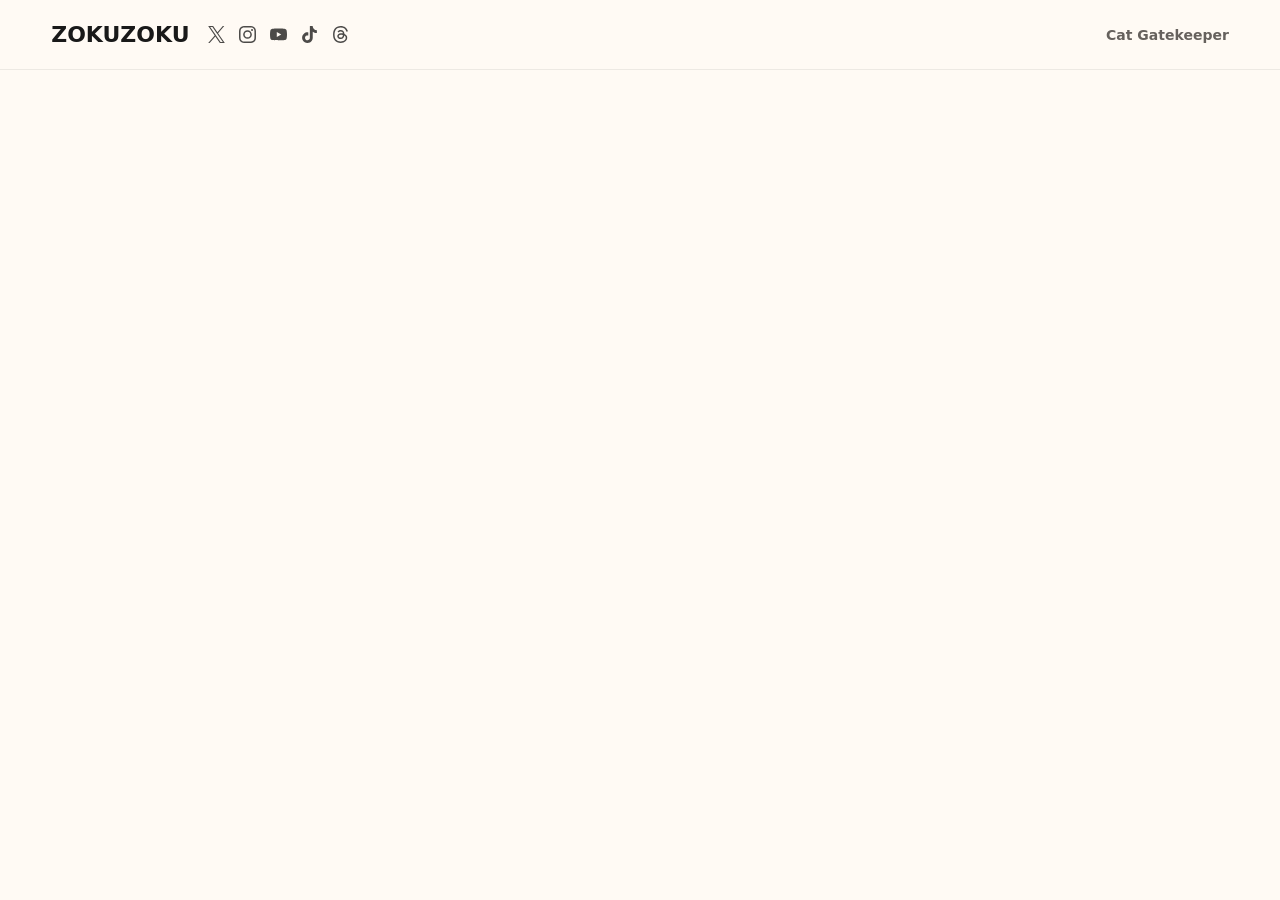
<file: index.html>
<!doctype html>
<html lang="en">
<head>
  <meta charset="utf-8">
  <meta name="viewport" content="width=device-width, initial-scale=1">
  <title>ZOKUZOKU - Independent Browser Tools</title>
  <meta name="description" content="ZOKUZOKU makes small, playful tools for healthier internet habits.">
  <meta name="robots" content="index, follow">
  <link rel="canonical" href="https://zokuzoku.github.io/">
  <link rel="stylesheet" href="site.css?v=5">
</head>
<body>
  <header class="site-header">
    <div class="header-brand">
      <a class="brand" href="/">ZOKUZOKU</a>
      <div class="social-links" aria-label="Social links">
        <a href="https://x.com/konekone2026" aria-label="X"><img src="/assets/social/x.svg" alt=""></a>
        <a href="https://www.instagram.com/zokuzoku2016" aria-label="Instagram"><img src="/assets/social/instagram.svg" alt=""></a>
        <a href="https://www.youtube.com/@zokuzoku2016" aria-label="YouTube"><img src="/assets/social/youtube.svg" alt=""></a>
        <a href="https://www.tiktok.com/@zokuzoku30" aria-label="TikTok"><img src="/assets/social/tiktok.svg" alt=""></a>
        <a href="https://www.threads.com/@zokuzoku2016" aria-label="Threads"><img src="/assets/social/threads.svg" alt=""></a>
      </div>
    </div>
    <nav aria-label="Primary navigation">
<a href="/cat-gatekeeper/">Cat Gatekeeper</a>
    </nav>
  </header>

</body>
</html>
</file>
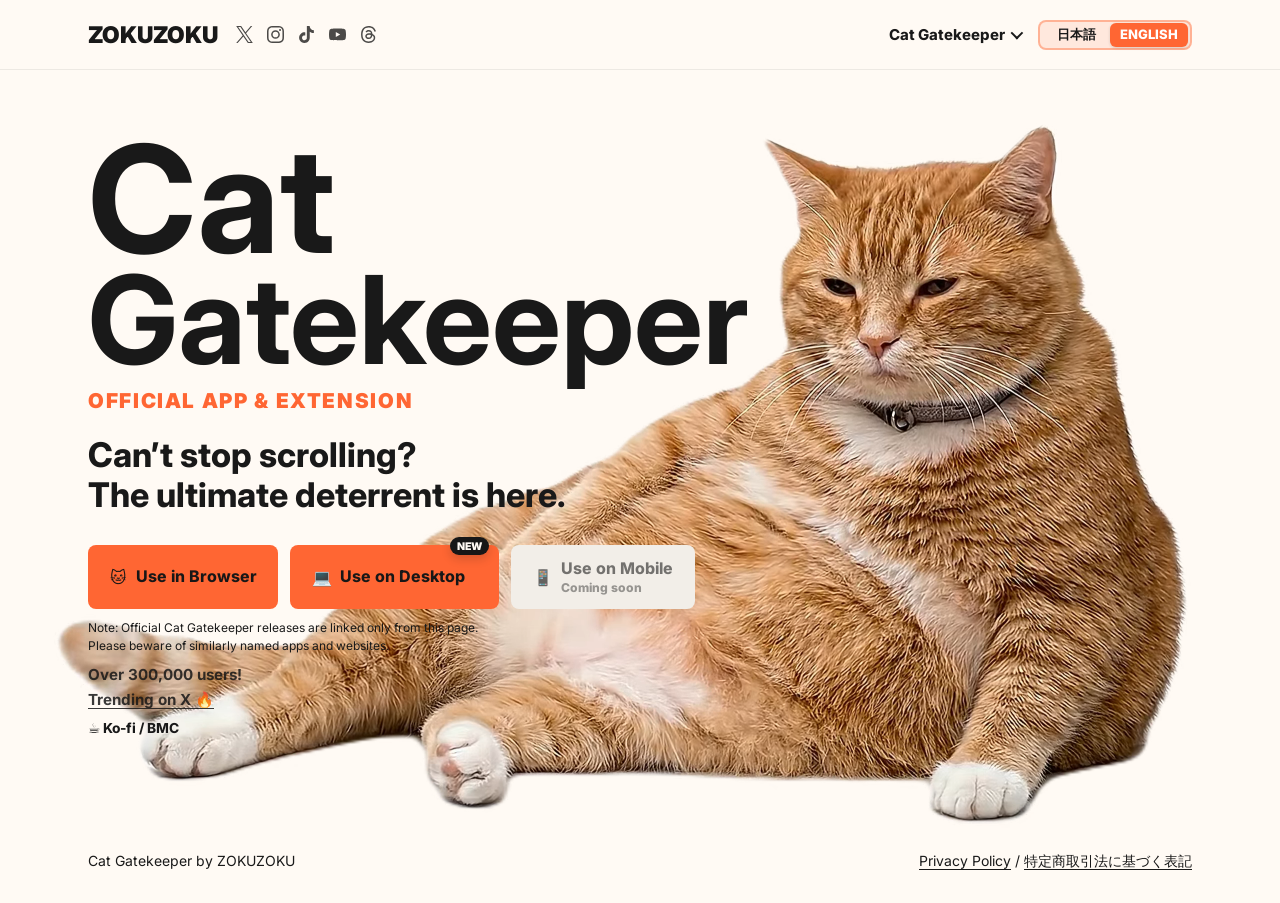
<file: cat-gatekeeper/index.html>
<!doctype html>
<html lang="en">
<head>
  <meta charset="utf-8">
  <meta name="viewport" content="width=device-width, initial-scale=1">
  <title>Cat Gatekeeper</title>
  <meta name="description" content="Spend too long on screen, and a cat pops up to signal break time. In your browser or on your desktop, it gives you a cute nudge to take a break.">
  <meta name="keywords" content="Cat Gatekeeper, official Cat Gatekeeper, Chrome extension, Brave extension, Firefox extension, browser extension, social media blocker, break reminder, productivity cat">
  <meta name="robots" content="index, follow">
  <link rel="canonical" href="https://zokuzoku.github.io/cat-gatekeeper/">
  <link rel="alternate" hreflang="en" href="https://zokuzoku.github.io/cat-gatekeeper/">
  <link rel="alternate" hreflang="ja" href="https://zokuzoku.github.io/ja/cat-gatekeeper/">
  <link rel="alternate" hreflang="x-default" href="https://zokuzoku.github.io/cat-gatekeeper/">
  <meta property="og:title" content="Cat Gatekeeper">
  <meta property="og:description" content="Spend too long on screen, and a cat pops up to signal break time. In your browser or on your desktop, it gives you a cute nudge to take a break.">
  <meta property="og:type" content="website">
  <meta property="og:url" content="https://zokuzoku.github.io/cat-gatekeeper/">
  <meta property="og:image" content="https://zokuzoku.github.io/cat-gatekeeper/assets/og-cat-icon.png">
  <meta property="og:image:width" content="512">
  <meta property="og:image:height" content="512">
  <meta name="twitter:card" content="summary">
  <meta name="twitter:title" content="Cat Gatekeeper">
  <meta name="twitter:description" content="Spend too long on screen, and a cat pops up to signal break time. In your browser or on your desktop, it gives you a cute nudge to take a break.">
  <meta name="twitter:image" content="https://zokuzoku.github.io/cat-gatekeeper/assets/og-cat-icon.png">
  <link rel="icon" href="https://zokuzoku.github.io/cat-gatekeeper/assets/favicon-cat-48.png" sizes="48x48" type="image/png">
  <link rel="icon" href="https://zokuzoku.github.io/cat-gatekeeper/assets/favicon-cat-32.png" sizes="32x32" type="image/png">
  <link rel="icon" href="https://zokuzoku.github.io/cat-gatekeeper/assets/favicon-cat-16.png" sizes="16x16" type="image/png">
  <link rel="shortcut icon" href="assets/favicon-cat-32.png" type="image/png">
  <link rel="apple-touch-icon" href="assets/apple-touch-cat.png">
  <link rel="stylesheet" href="site.css?v=226">
  <script type="application/ld+json">
    {
      "@context": "https://schema.org",
      "@type": "SoftwareApplication",
      "name": "Cat Gatekeeper",
      "applicationCategory": "BrowserApplication",
      "operatingSystem": "Chrome, Brave, Firefox",
      "description": "The official free browser extension for Chrome, Brave, and Firefox that shows a cat break screen when you spend too long on social media and selected websites.",
      "offers": {
        "@type": "Offer",
        "price": "0",
        "priceCurrency": "USD"
      },
      "url": "https://zokuzoku.github.io/cat-gatekeeper/",
      "downloadUrl": "https://chromewebstore.google.com/detail/cat-gatekeeper/elbikiflgfhjdjmficnigpeegjbhdidh",
      "author": {
        "@type": "Organization",
        "name": "ZOKUZOKU"
      }
    }
  </script>
</head>
<body class="product-home-page">
  <header class="site-header" aria-label="Site header">
    <div class="header-brand">
      <span class="brand" aria-label="ZOKUZOKU">ZOKUZOKU</span>
      <div class="social-links" aria-label="Social links">
        <a href="https://x.com/konekone2026" aria-label="X"><img src="/assets/social/x.svg" alt=""></a>
        <a href="https://www.instagram.com/zokuzoku2016" aria-label="Instagram"><img src="/assets/social/instagram.svg" alt=""></a>
        <a href="https://www.tiktok.com/@zokuzoku30" aria-label="TikTok"><img src="/assets/social/tiktok.svg" alt=""></a>
        <a href="https://www.youtube.com/@zokuzoku2016" aria-label="YouTube"><img src="/assets/social/youtube.svg" alt=""></a>
        <a href="https://www.threads.com/@zokuzoku2016" aria-label="Threads"><img src="/assets/social/threads.svg" alt=""></a>
      </div>
    </div>
    <nav aria-label="Primary navigation">
      <details class="product-menu">
        <summary>Cat Gatekeeper</summary>
        <div>
          <a href="/cat-gatekeeper/" aria-current="page">Top</a>
          <a href="/cat-gatekeeper/extension/">Browser Extension</a>
          <a href="/cat-gatekeeper/desktop/">Desktop App</a>
          <span aria-disabled="true">Mobile App (coming soon)</span>
        </div>
      </details>
      <span class="language-switch" aria-label="Language switch">
        <a href="/ja/cat-gatekeeper/" lang="ja">日本語</a>
        <span aria-hidden="true">/</span>
        <a href="/cat-gatekeeper/" lang="en" aria-current="page">ENGLISH</a>
      </span>
    </nav>
  </header>

  <main id="top">
    <section class="hero product-home-hero" aria-labelledby="hero-title">
      <video class="hero-video" src="/assets/neko2.webm" autoplay muted loop playsinline aria-hidden="true"></video>
      <img class="hero-image" src="assets/neko2-mobile.apng" alt="" aria-hidden="true">
      <div class="hero-shade" aria-hidden="true"></div>
      <div class="hero-content">
        <h1 id="hero-title"><span>Cat</span><span>Gatekeeper</span></h1>
        <p class="eyebrow">Official App &amp; Extension</p>
        <p class="hero-copy">Can’t stop scrolling?<br>The ultimate deterrent is here.</p>
        <div class="actions" aria-label="Choose a version">
          <a class="button primary platform-button" href="/cat-gatekeeper/extension/">
            <span class="platform-icon" aria-hidden="true">🐱</span>
            <span class="platform-copy"><span>Use in Browser</span></span>
          </a>
          <a class="button primary platform-button is-new" href="/cat-gatekeeper/desktop/">
            <span class="platform-icon" aria-hidden="true">💻</span>
            <span class="platform-copy"><span>Use on Desktop</span></span>
            <span class="button-badge" aria-hidden="true">NEW</span>
          </a>
          <span class="button disabled platform-button" aria-disabled="true">
            <span class="platform-icon" aria-hidden="true">📱</span>
            <span class="platform-copy">
              <span>Use on Mobile</span>
              <small>Coming soon</small>
            </span>
          </span>
        </div>
        <aside class="official-warning" aria-label="Fake app warning">
          <p>Note: Official Cat Gatekeeper releases are linked only from this page.<br>Please beware of similarly named apps and websites.</p>
        </aside>
        <p class="install-milestone">Over 300,000 users!</p>
        <a class="x-buzz" href="https://x.com/konekone2026/status/2048215520965709940" target="_blank" rel="noopener">Trending on X 🔥</a>
        <p class="support-links">
          <a href="https://ko-fi.com/zokuzoku">☕ Ko-fi</a>
          <span aria-hidden="true">/</span>
          <a href="https://buymeacoffee.com/zokuzoku2026">BMC</a>
        </p>
      </div>
    </section>

  </main>

  <footer class="site-footer">
    <p>Cat Gatekeeper by ZOKUZOKU</p>
    <p><a href="https://zokuzoku.github.io/privacy-policy/cat-gatekeeper/en/">Privacy Policy</a> / <a href="/ja/legal/tokushoho/" lang="ja">特定商取引法に基づく表記</a></p>
  </footer>
  <script src="paw-trail.js?v=3"></script>
</body>
</html>
</file>
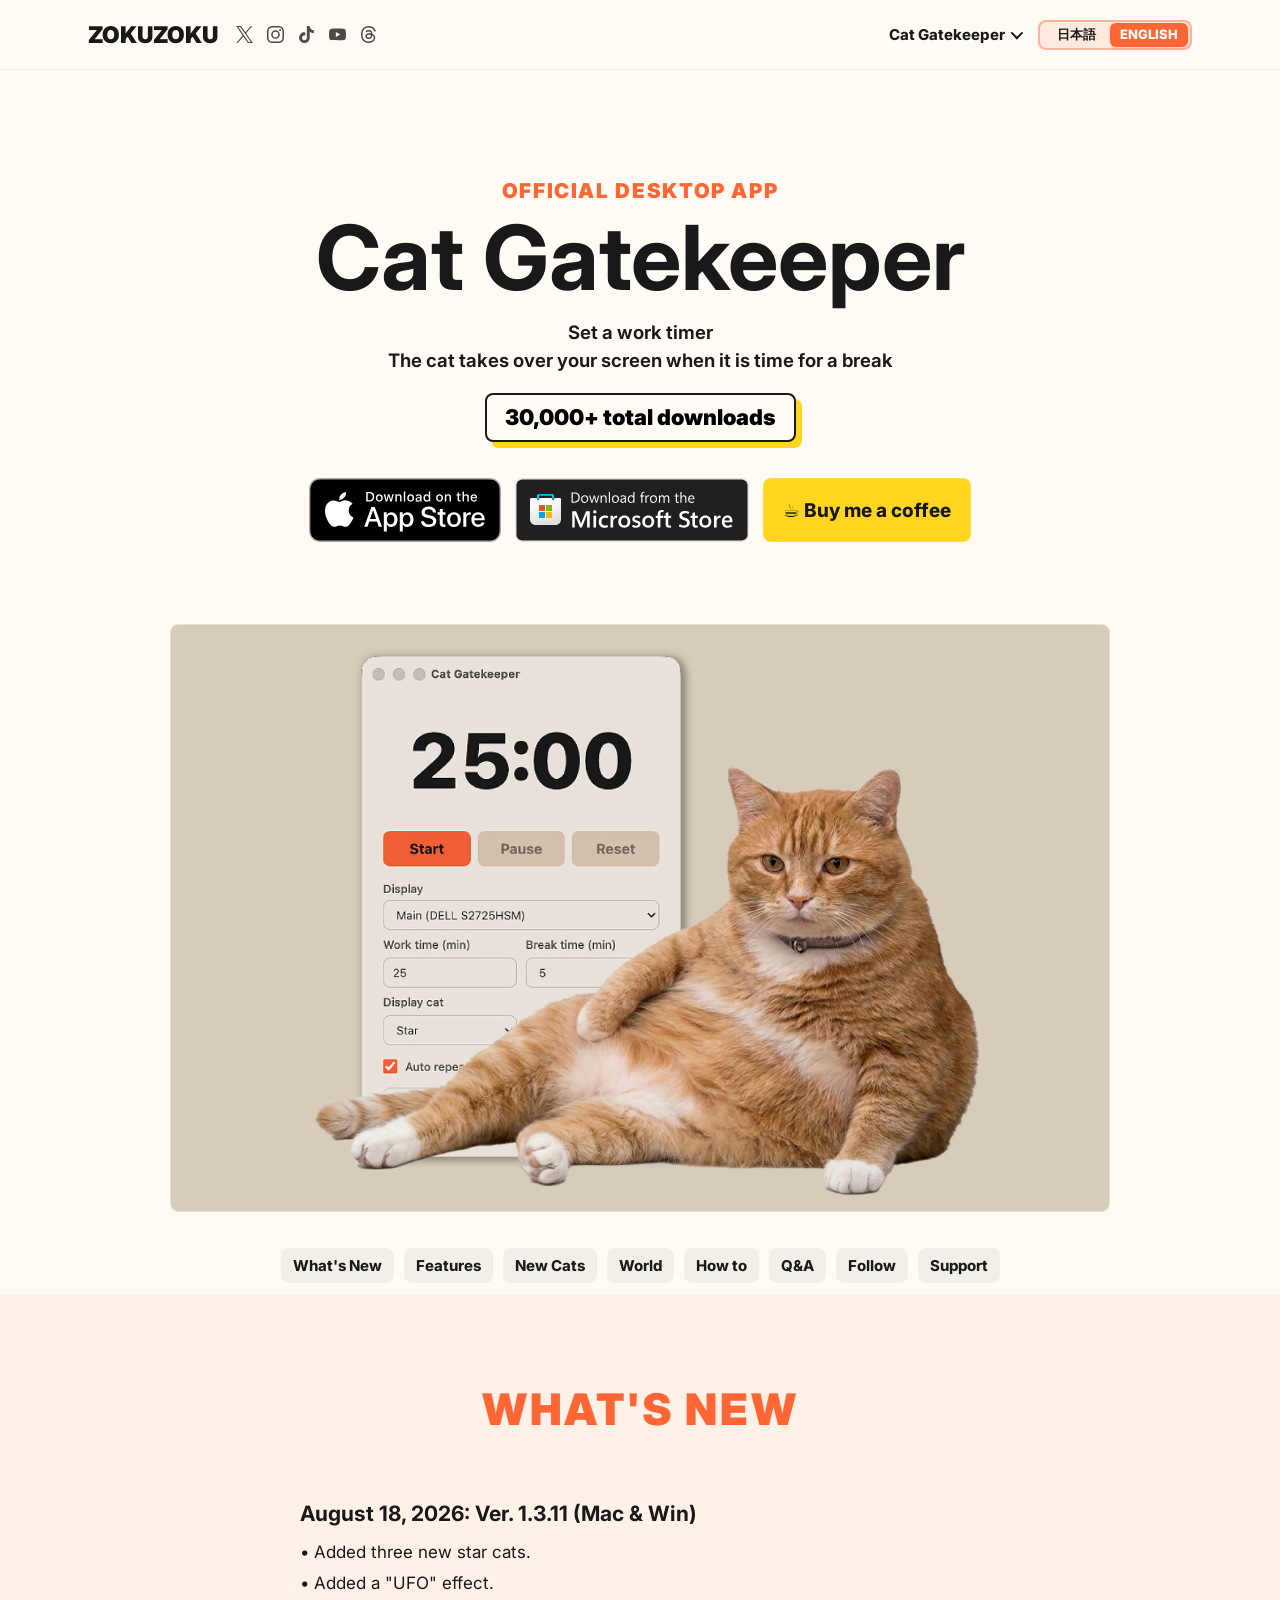
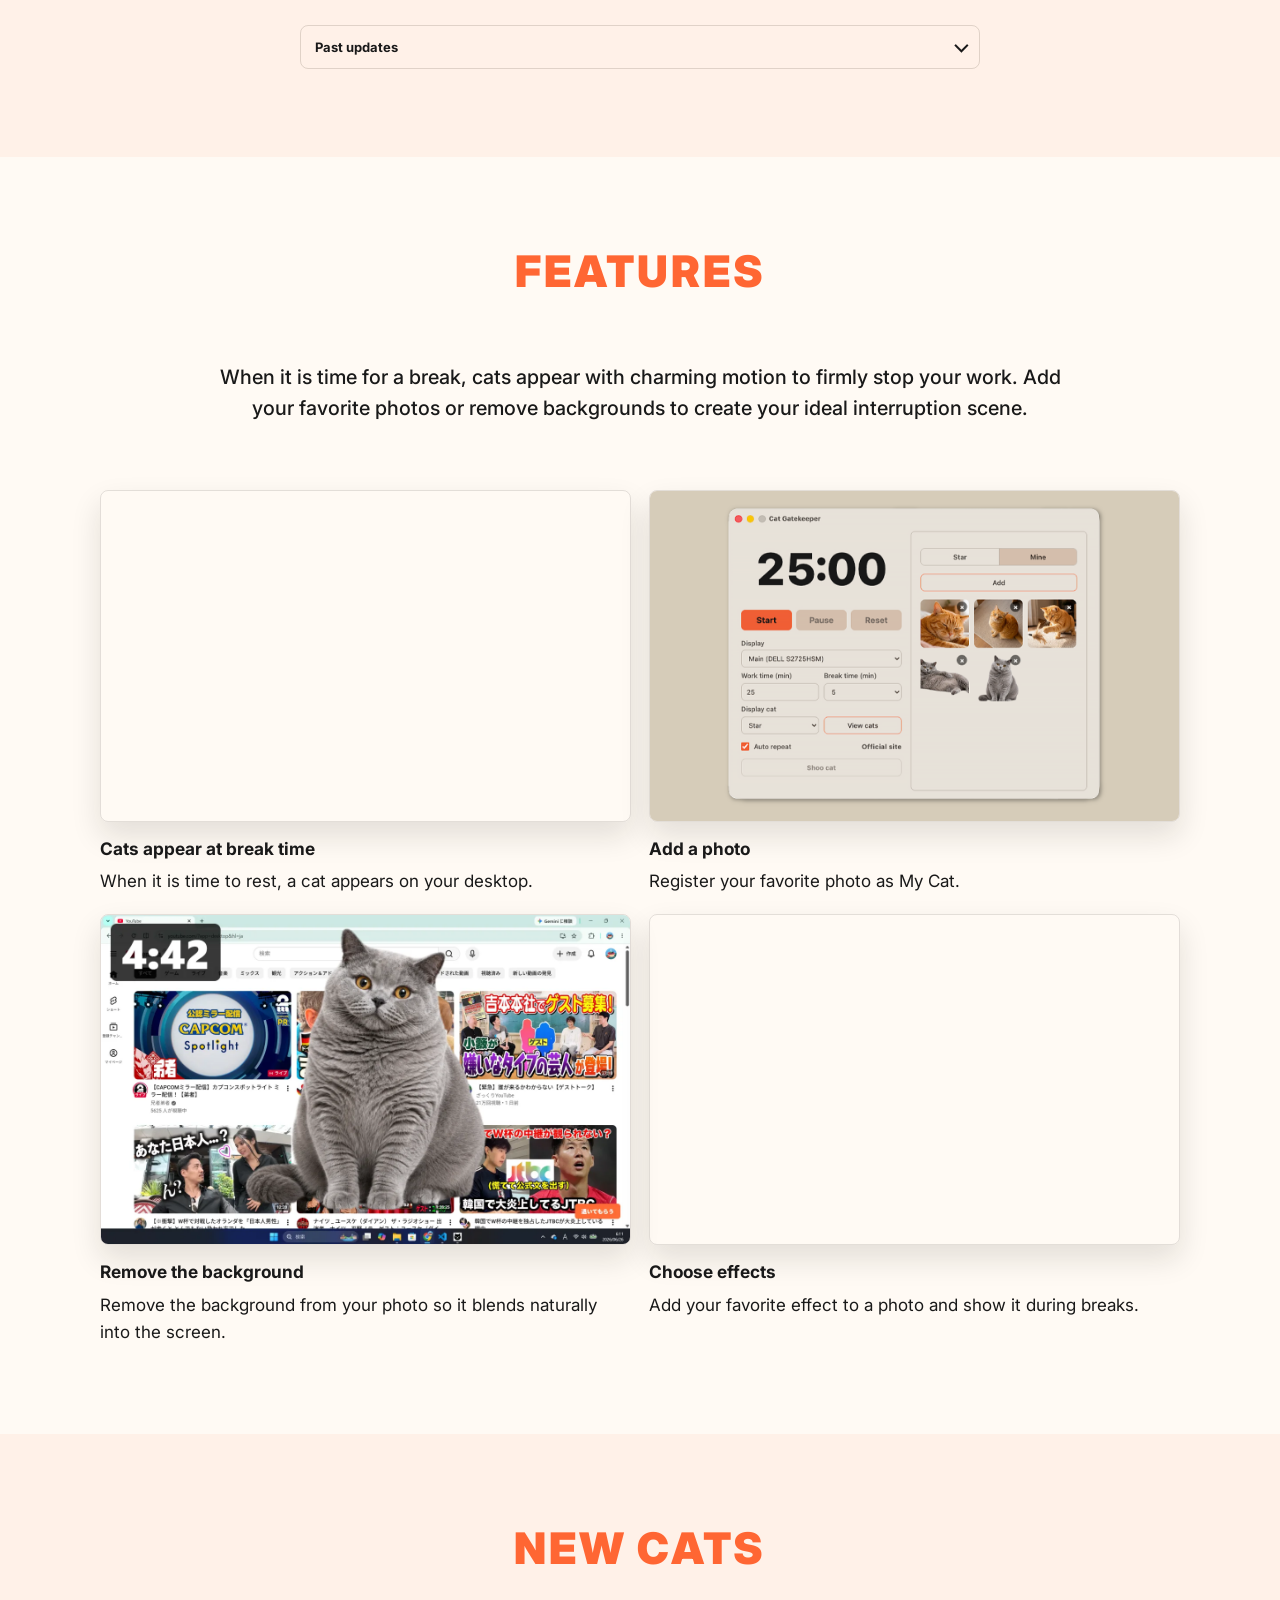
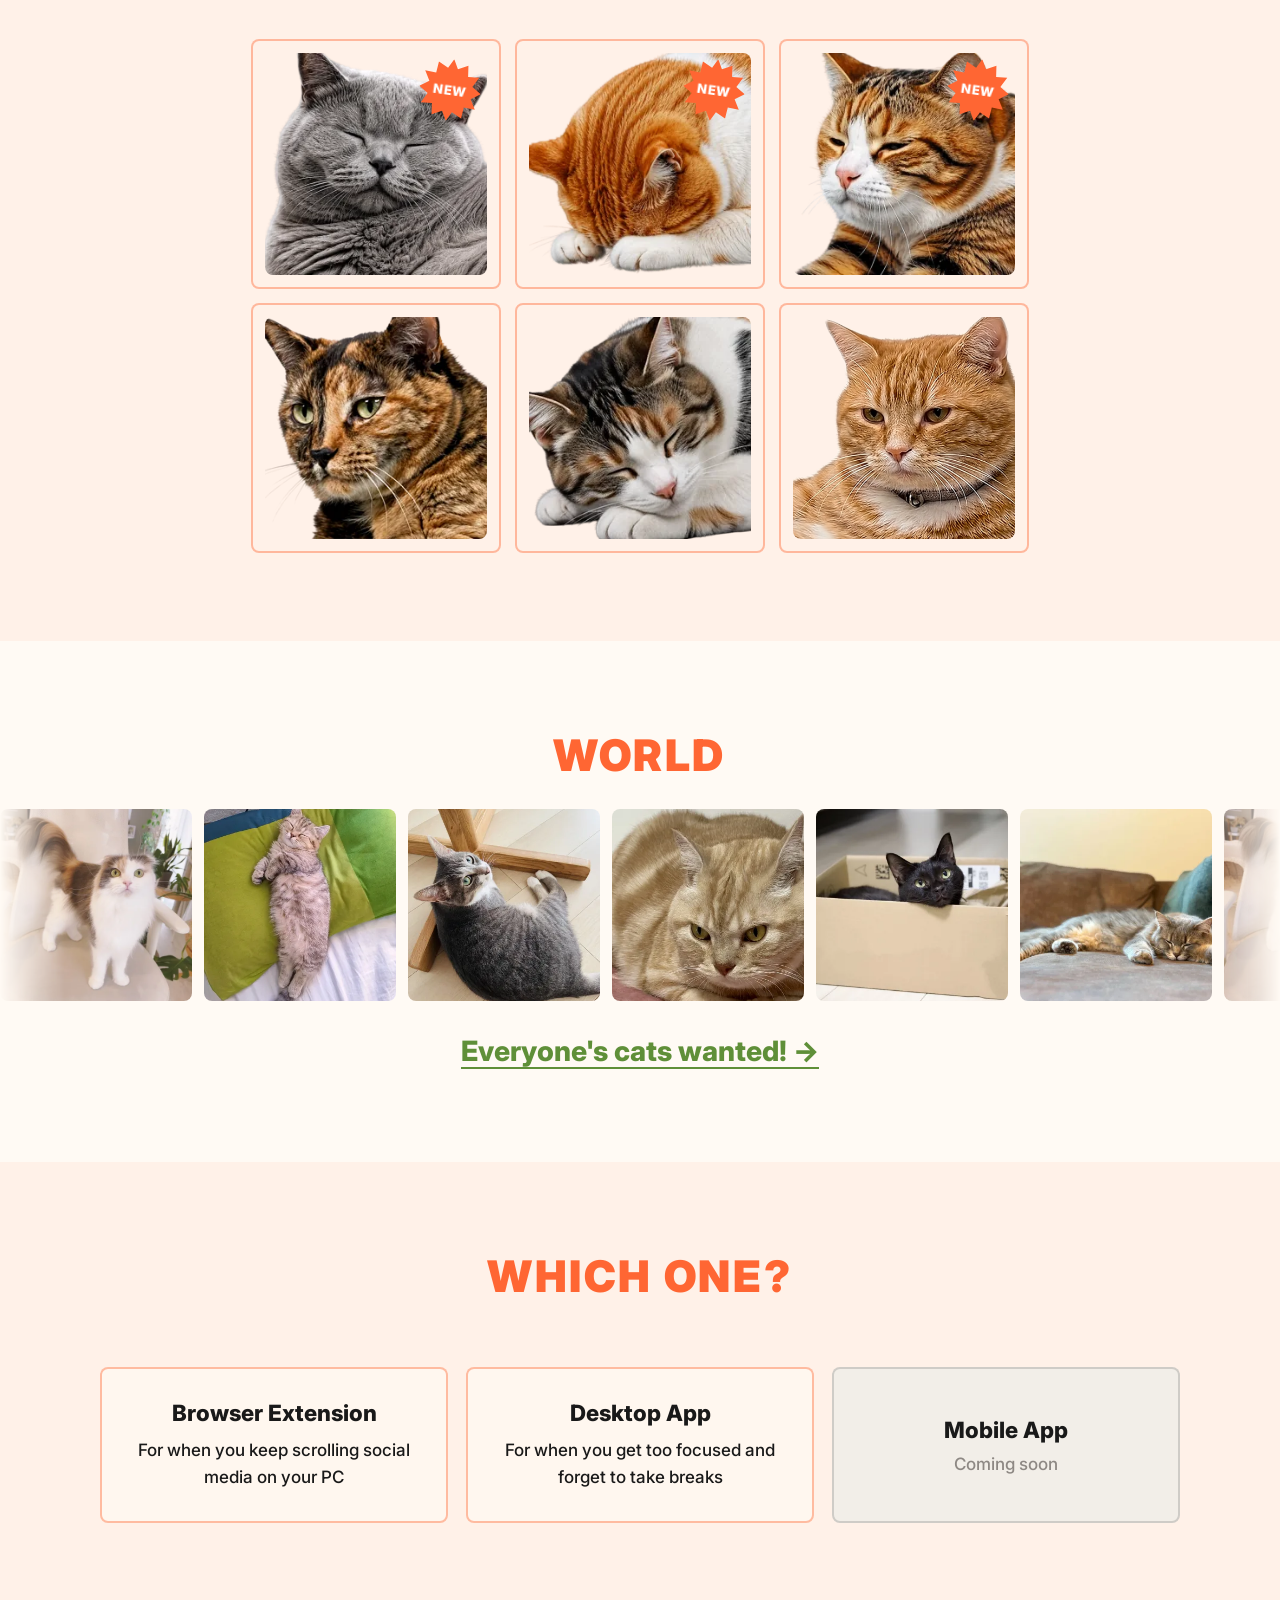
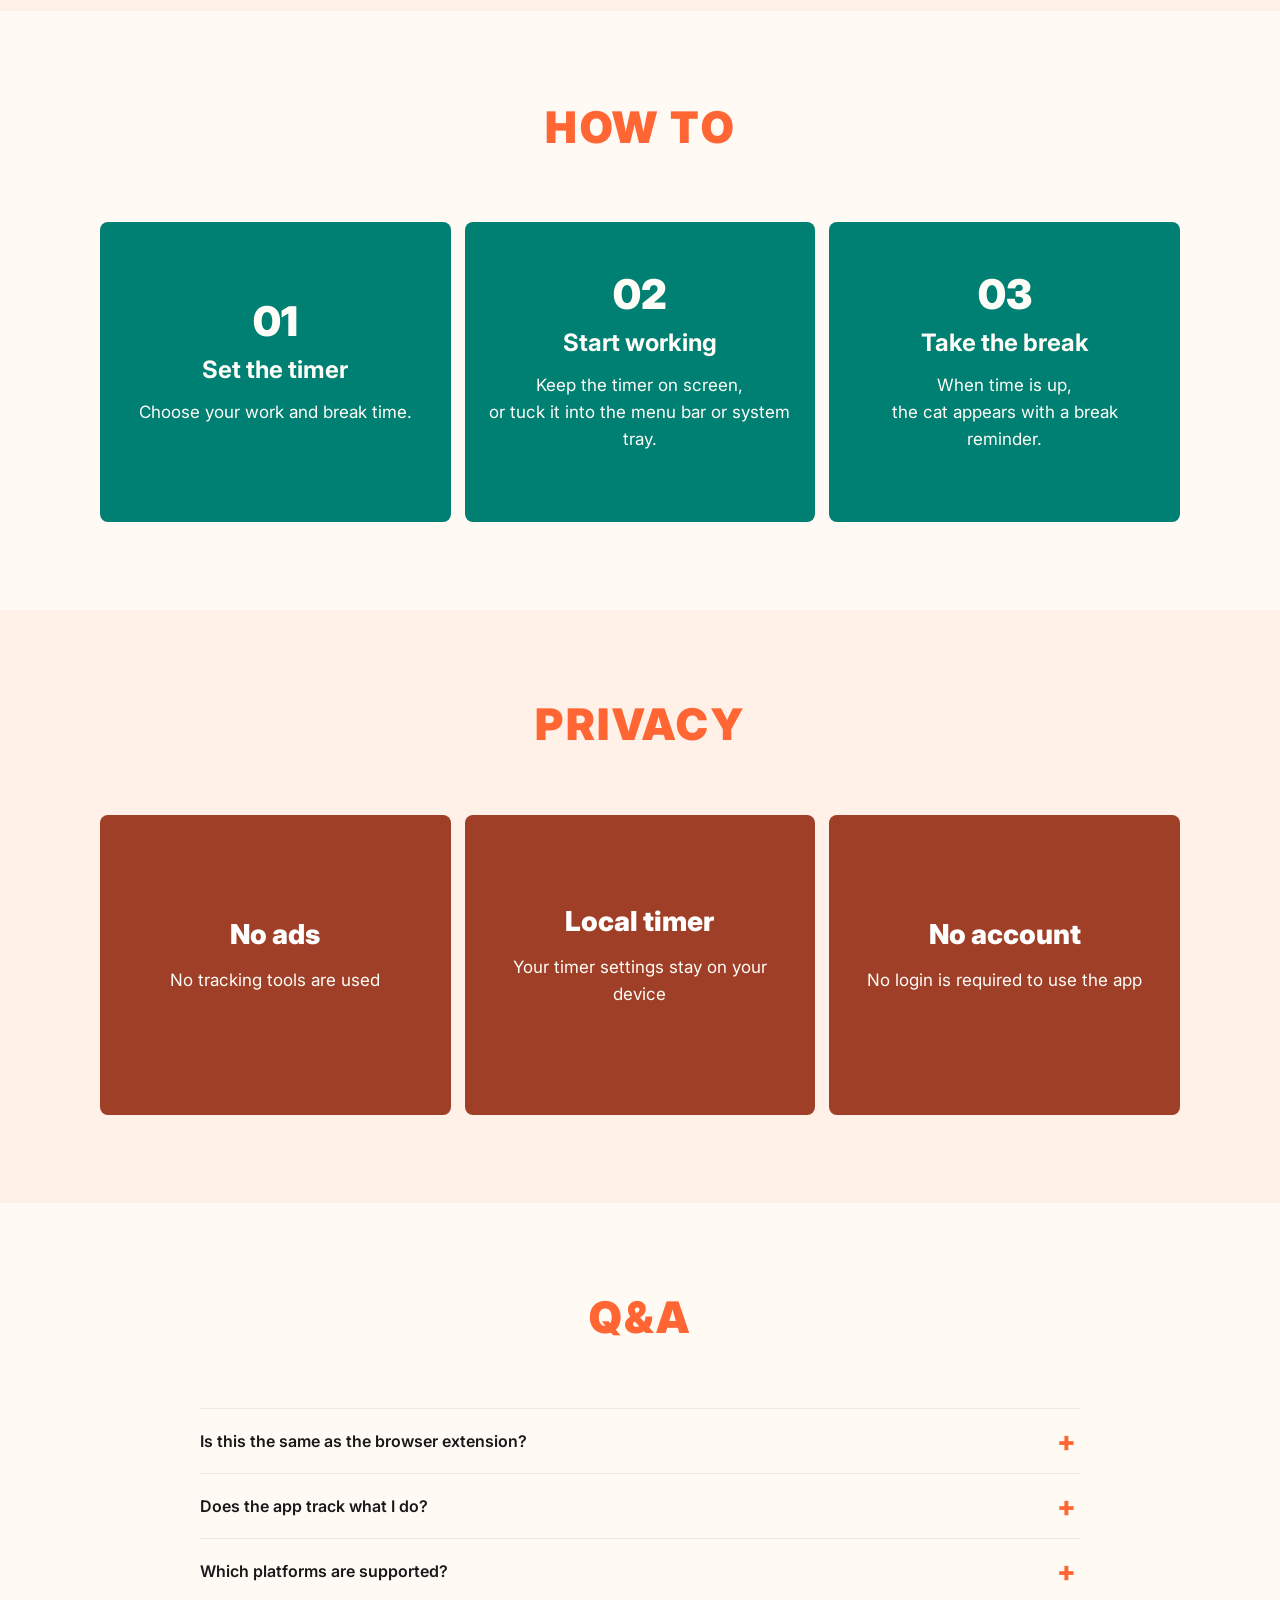
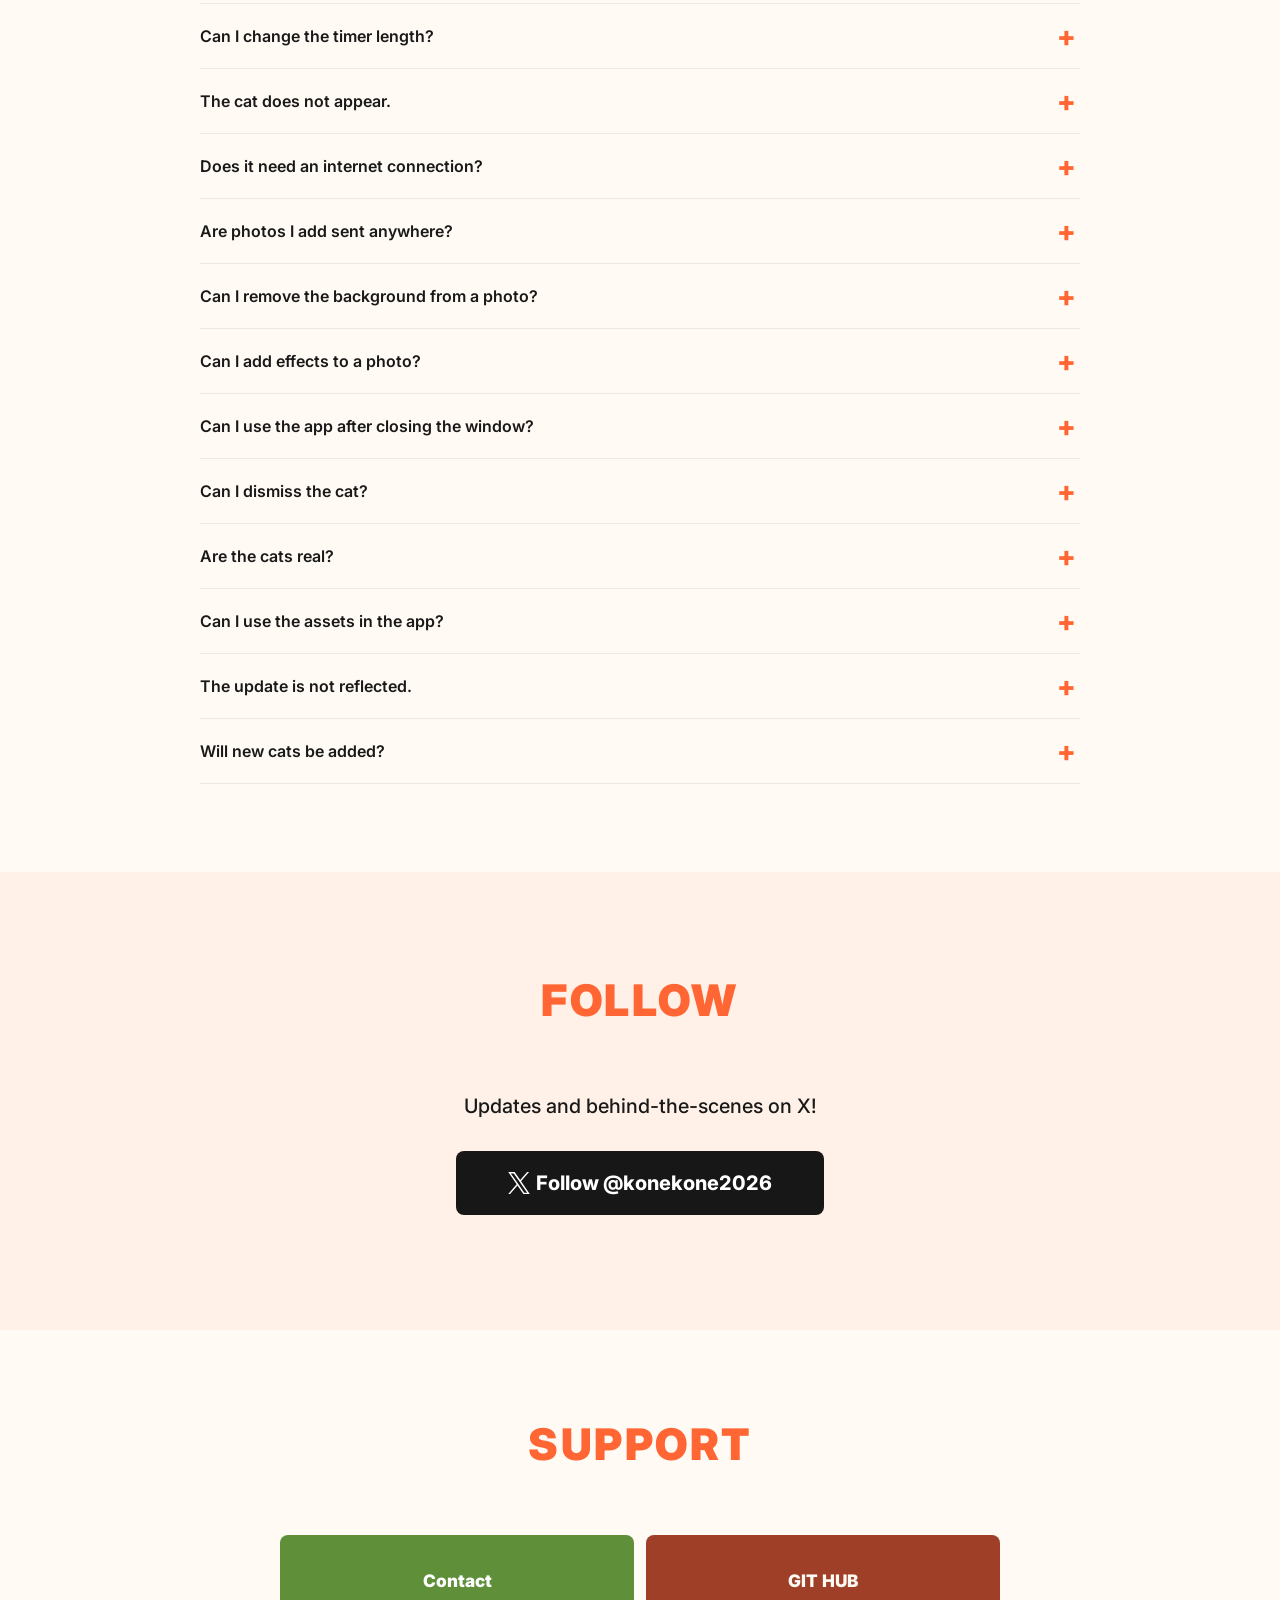
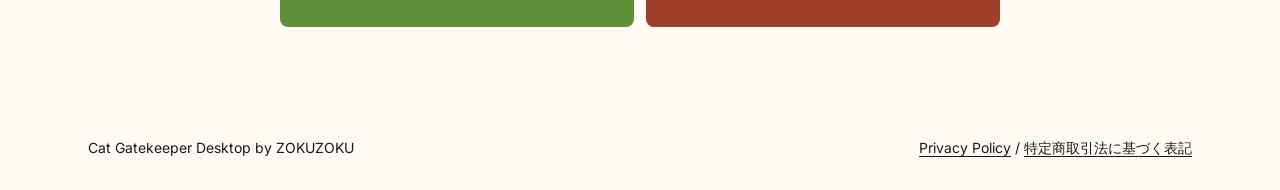
<file: cat-gatekeeper/desktop/index.html>
<!doctype html>
<html lang="en">
<head>
  <meta charset="utf-8">
  <meta name="viewport" content="width=device-width, initial-scale=1">
  <title>Cat Gatekeeper Desktop - Official Desktop App</title>
  <meta name="description" content="Cat Gatekeeper Desktop is the official desktop app that brings a cat break timer to your computer.">
  <meta name="robots" content="index, follow">
  <link rel="canonical" href="https://zokuzoku.github.io/cat-gatekeeper/desktop/">
  <link rel="alternate" hreflang="en" href="https://zokuzoku.github.io/cat-gatekeeper/desktop/">
  <link rel="alternate" hreflang="ja" href="https://zokuzoku.github.io/ja/cat-gatekeeper/desktop/">
  <link rel="alternate" hreflang="x-default" href="https://zokuzoku.github.io/cat-gatekeeper/desktop/">
  <meta property="og:title" content="Cat Gatekeeper Desktop">
  <meta property="og:description" content="A desktop cat break timer for your computer.">
  <meta property="og:type" content="website">
  <meta property="og:url" content="https://zokuzoku.github.io/cat-gatekeeper/desktop/">
  <meta property="og:image" content="https://zokuzoku.github.io/cat-gatekeeper/assets/og-cat-icon.png">
  <meta name="twitter:card" content="summary">
  <meta name="twitter:title" content="Cat Gatekeeper Desktop">
  <meta name="twitter:description" content="A desktop cat break timer for your computer.">
  <meta name="twitter:image" content="https://zokuzoku.github.io/cat-gatekeeper/assets/og-cat-icon.png">
  <link rel="icon" href="https://zokuzoku.github.io/cat-gatekeeper/assets/favicon-cat-48.png" sizes="48x48" type="image/png">
  <link rel="icon" href="https://zokuzoku.github.io/cat-gatekeeper/assets/favicon-cat-32.png" sizes="32x32" type="image/png">
  <link rel="icon" href="https://zokuzoku.github.io/cat-gatekeeper/assets/favicon-cat-16.png" sizes="16x16" type="image/png">
  <link rel="shortcut icon" href="../assets/favicon-cat-32.png" type="image/png">
  <link rel="apple-touch-icon" href="../assets/apple-touch-cat.png">
  <link rel="stylesheet" href="../site.css?v=226">
</head>
<body class="desktop-page">
  <header class="site-header" aria-label="Site header">
    <div class="header-brand">
      <a class="brand" href="/cat-gatekeeper/" aria-label="ZOKUZOKU">ZOKUZOKU</a>
      <div class="social-links" aria-label="Social links">
        <a href="https://x.com/konekone2026" aria-label="X"><img src="/assets/social/x.svg" alt=""></a>
        <a href="https://www.instagram.com/zokuzoku2016" aria-label="Instagram"><img src="/assets/social/instagram.svg" alt=""></a>
        <a href="https://www.tiktok.com/@zokuzoku30" aria-label="TikTok"><img src="/assets/social/tiktok.svg" alt=""></a>
        <a href="https://www.youtube.com/@zokuzoku2016" aria-label="YouTube"><img src="/assets/social/youtube.svg" alt=""></a>
        <a href="https://www.threads.com/@zokuzoku2016" aria-label="Threads"><img src="/assets/social/threads.svg" alt=""></a>
      </div>
    </div>
    <nav aria-label="Primary navigation">
      <details class="product-menu">
        <summary>Cat Gatekeeper</summary>
        <div>
          <a href="/cat-gatekeeper/">Top</a>
          <a href="/cat-gatekeeper/extension/">Browser Extension</a>
          <a href="/cat-gatekeeper/desktop/" aria-current="page">Desktop App</a>
          <span aria-disabled="true">Mobile App (coming soon)</span>
        </div>
      </details>
      <span class="language-switch" aria-label="Language switch">
        <a href="/ja/cat-gatekeeper/desktop/" lang="ja">日本語</a>
        <span aria-hidden="true">/</span>
        <a href="/cat-gatekeeper/desktop/" lang="en" aria-current="page">ENGLISH</a>
      </span>
    </nav>
  </header>

  <main id="top">
    <section class="desktop-hero" aria-labelledby="desktop-title">
      <div class="desktop-hero-copy">
        <p class="eyebrow">Official Desktop App</p>
        <h1 id="desktop-title">Cat Gatekeeper</h1>
        <p class="desktop-hero-lead">
          Set a work timer<br>
          The cat takes over your screen when it is time for a break
        </p>
        <p class="desktop-download-milestone">30,000+ total downloads</p>
        <div class="actions store-badges" aria-label="Download links">
          <a class="store-badge" href="https://apps.apple.com/us/app/cat-gatekeeper/id6767100971?mt=12">
            <img src="../assets/badges/appstore-en.svg" alt="Download on the App Store">
          </a>
          <a class="store-badge" href="https://apps.microsoft.com/detail/9PFL2GMH6CZ8">
            <img src="../assets/badges/msstore-en-dark.svg" alt="Get it from Microsoft Store">
          </a>
          <a class="button secondary" href="https://buymeacoffee.com/zokuzoku2026">☕ Buy me a coffee</a>
        </div>
      </div>
    </section>

    <section class="desktop-preview-section" id="preview" aria-label="Cat Gatekeeper Desktop screenshots">
      <div class="store-preview-gallery store-preview-single">
        <img src="../assets/eigo4.mac.png" alt="Cat Gatekeeper Desktop Mac timer setup screen">
      </div>
    </section>

    <nav class="page-nav" aria-label="Cat Gatekeeper Desktop page navigation">
      <a href="#notice">What's New</a>
      <a href="#custom-cat-feature">Features</a>
      <a class="nav-optional" href="#new-cats">New Cats</a>
      <a class="nav-optional" href="#community-cats">World</a>
      <a href="#how-it-works">How to</a>
      <a href="#faq">Q&amp;A</a>
      <a href="#follow">Follow</a>
      <a href="#support">Support</a>
    </nav>

    <section class="notice" id="notice" aria-labelledby="notice-title">
      <div class="section-inner">
      <p class="section-kicker" id="notice-title">WHAT'S NEW</p>
      <article class="notice-item notice-item-current">
        <h2>August 18, 2026: Ver. 1.3.11 (Mac &amp; Win)</h2>
        <div class="notice-notes">
          <p>• Added three new star cats.</p>
          <p>• Added a "UFO" effect.</p>
        </div>
      </article>
      <details class="notice-history">
        <summary>Past updates</summary>
        <article class="notice-item">
          <h3>August 5, 2026: Ver. 1.3.9 (Mac &amp; Win)</h3>
          <div class="notice-notes">
            <p>• Added a third star cat.</p>
            <p>• Added a "Rainbow" motion for "Mine" cats.</p>
            <p>• Improved star cat previews.</p>
            <p>• "World" cats you haven't met yet now appear first.</p>
            <p>• Fixed display and data-saving issues and improved stability.</p>
          </div>
        </article>
        <article class="notice-item">
          <h3>August 1, 2026: Ver. 1.3.7 (Mac) / Ver. 1.3.6 (Win)</h3>
          <div class="notice-notes">
            <p>• Added support for Intel-based Macs.</p>
            <p>• Added a new motion, "Space Cat."</p>
            <p>• Added a button to play and preview motions.</p>
            <p>• Newly added "World" cats now show up sooner.</p>
          </div>
        </article>
        <article class="notice-item">
          <h3>July 29, 2026: Update Notes</h3>
          <div class="notice-notes">
            <p>• Added a new star cat.</p>
          </div>
        </article>
        <article class="notice-item">
          <h3>July 10, 2026: Update Notes</h3>
          <div class="notice-notes">
            <p>• "World" cats have arrived! Cats from users around the world now come tell you it's break time.</p>
            <p>• Added menu bar tray mode. You can close the window and keep using the app from the menu bar.</p>
          </div>
        </article>
        <article class="notice-item">
          <h3>June 20, 2026: Update Notes</h3>
          <div class="notice-notes">
            <p>• You can now add your favorite photos.</p>
            <p>• You can now remove the background from added photos.</p>
            <p>• Motion features have been added.</p>
            <p>• The menu screen display and behavior have been improved.</p>
            <p>• Fixed an issue where the Dock icon could become unstable during breaks on Mac.</p>
            <p>• Fixed an issue where the menu might not appear after ending a paused countdown on Mac.</p>
          </div>
        </article>
        <article class="notice-item">
          <h3>May 24, 2026: Desktop app released!</h3>
          <div class="notice-notes">
            <p>Cat Gatekeeper Desktop is now available for both Windows and Mac.</p>
          </div>
        </article>
        <article class="notice-item">
          <h3>May 1, 2026: Official website launched</h3>
          <div class="notice-notes">
            <p>The official Cat Gatekeeper website is now available.</p>
          </div>
        </article>
      </details>
      </div>
    </section>

    <section class="section custom-cat-feature" id="custom-cat-feature" aria-labelledby="custom-cat-feature-title">
      <div class="section-inner">
        <div class="section-heading">
          <p class="section-kicker">FEATURES</p>
          <h2 id="custom-cat-feature-title" class="visually-hidden">New Features</h2>
          <p class="section-body">When it is time for a break, cats appear with charming motion to firmly stop your work. Add your favorite photos or remove backgrounds to create your ideal interruption scene.</p>
        </div>
        <div class="custom-cat-feature-grid" aria-label="Feature overview">
          <article class="custom-cat-feature-card">
            <video src="../assets/feature-cat-appears.mp4" autoplay muted loop playsinline webkit-playsinline preload="auto" aria-label="Video of the signature cat appearing during break time"></video>
            <h3>Cats appear at break time</h3>
            <p>When it is time to rest, a cat appears on your desktop.</p>
          </article>
          <article class="custom-cat-feature-card">
            <img src="../assets/eigo5.mac.png" alt="Screen for adding a custom cat photo">
            <h3>Add a photo</h3>
            <p>Register your favorite photo as My Cat.</p>
          </article>
          <article class="custom-cat-feature-card">
            <img src="../assets/feature-background-removal.webp" alt="Example of a cat photo shown after background removal" loading="lazy">
            <h3>Remove the background</h3>
            <p>Remove the background from your photo so it blends naturally into the screen.</p>
          </article>
          <article class="custom-cat-feature-card">
            <video src="../assets/feature-motion.mp4" autoplay muted loop playsinline webkit-playsinline preload="auto" aria-label="Choose effects feature preview"></video>
            <h3>Choose effects</h3>
            <p>Add your favorite effect to a photo and show it during breaks.</p>
          </article>
        </div>
      </div>
    </section>

    <section class="section cat-gallery" id="new-cats" aria-labelledby="cats-title">
      <div class="section-inner">
      <div class="section-heading">
        <p class="section-kicker">New Cats</p>
        <h2 id="cats-title" class="visually-hidden">New cats</h2>
      </div>
      <div class="cat-scroll" aria-label="Cat gallery">
        <article class="cat-card is-new">
          <img src="../assets/cat5-thumb.webp" alt="Gray star cat">
        </article>
        <article class="cat-card is-new">
          <img src="../assets/cat4-thumb.webp" alt="Orange and white star cat">
        </article>
        <article class="cat-card is-new">
          <img src="../assets/cat3-thumb.webp" alt="Torbie star cat">
        </article>
        <article class="cat-card">
          <img src="../assets/inara-thumb.webp" alt="INARA, a star cat">
        </article>
        <article class="cat-card">
          <img src="../assets/thumb.webp" alt="Sleeping tabby cat">
        </article>
        <article class="cat-card">
          <img src="../assets/neko1-800.png" alt="Cat Gatekeeper cat">
        </article>
      </div>
      </div>
    </section>

    <section class="section community-cats" id="community-cats" aria-labelledby="community-cats-title">
      <div class="section-inner">
        <div class="section-heading">
          <p class="section-kicker" id="community-cats-title">WORLD</p>
          <h2 class="visually-hidden">Cat photos wanted</h2>
        </div>
        <div class="community-cat-marquee" data-community-cat-marquee aria-label="World cat photos">
          <div class="community-cat-track">
            <div class="community-cat-set">
              <img src="../assets/world-cats/w002.webp" alt="World cat Norn" decoding="async">
              <img src="../assets/world-cats/w006.webp" alt="World cat Chima" decoding="async">
              <img src="../assets/world-cats/w007.webp" alt="World cat Hana" decoding="async">
              <img src="../assets/world-cats/w008.webp" alt="World cat David" decoding="async">
              <img src="../assets/world-cats/w009.webp" alt="World cat Sui" decoding="async">
              <img src="../assets/world-cats/w012.webp" alt="World cat Sakura" decoding="async">
            </div>
          </div>
        </div>
        <p class="section-body community-cats-cta"><a href="/cat-gatekeeper/desktop/community-guidelines/">Everyone's cats wanted! →</a></p>
      </div>
    </section>

    <section class="section desktop-difference" id="difference" aria-labelledby="difference-title">
      <div class="section-inner">
      <div class="section-heading">
        <p class="section-kicker" id="difference-title">Which one?</p>
      </div>
      <div class="version-grid">
        <a class="version-choice" href="/cat-gatekeeper/extension/">
          <span class="version-choice-title">Browser Extension</span>
          <span class="version-choice-text">For when you keep scrolling social media on your PC</span>
        </a>
        <a class="version-choice" href="#top">
          <span class="version-choice-title">Desktop App</span>
          <span class="version-choice-text">For when you get too focused and forget to take breaks</span>
        </a>
        <div class="version-choice is-disabled" aria-disabled="true">
          <span class="version-choice-title">Mobile App</span>
          <span class="version-choice-note">Coming soon</span>
        </div>
      </div>
      </div>
    </section>

    <section class="section" id="how-it-works" aria-labelledby="how-title">
      <div class="section-inner">
      <div class="section-heading">
        <p class="section-kicker" id="how-title">HOW TO</p>
      </div>
      <div class="steps">
        <article>
          <span>01</span>
          <h3>Set the timer</h3>
          <p>Choose your work and break time.</p>
        </article>
        <article>
          <span>02</span>
          <h3>Start working</h3>
          <p>Keep the timer on screen,<br>or tuck it into the menu bar or system tray.</p>
        </article>
        <article>
          <span>03</span>
          <h3>Take the break</h3>
          <p>When time is up,<br>the cat appears with a break reminder.</p>
        </article>
      </div>
      </div>
    </section>

    <section class="section" id="privacy" aria-labelledby="privacy-heading">
      <div class="section-inner">
      <div class="section-heading">
        <p class="section-kicker" id="privacy-heading">PRIVACY</p>
      </div>
      <div class="privacy-points" aria-label="Privacy highlights">
          <div>
            <strong>No ads</strong>
            <span>No tracking tools are used</span>
          </div>
          <div>
            <strong>Local timer</strong>
            <span>Your timer settings stay on your device</span>
          </div>
          <div>
            <strong>No account</strong>
            <span>No login is required to use the app</span>
          </div>
        </div>
      </div>
    </section>

    <section class="section faq-section" id="faq" aria-labelledby="faq-heading">
      <div class="section-inner">
      <div class="section-heading">
        <p class="section-kicker" id="faq-heading">Q&amp;A</p>
      </div>
      <div class="faq-list">
        <details>
          <summary>Is this the same as the browser extension?</summary>
          <p>No. The browser extension helps prevent overuse of selected websites, while the desktop app is a timer that encourages breaks from computer work as a whole.</p>
        </details>
        <details>
          <summary>Does the app track what I do?</summary>
          <p>No. It does not track your browsing history, app usage, keystrokes, or screen contents. It only follows the work and break times you set.</p>
        </details>
        <details>
          <summary>Which platforms are supported?</summary>
          <p>It works on macOS and Windows. The macOS version supports both Apple silicon and Intel-based Macs.</p>
        </details>
        <details>
          <summary>Can I change the timer length?</summary>
          <p>Yes. You can change both the time before the cat appears and the break time from the app menu.</p>
        </details>
        <details>
          <summary>The cat does not appear.</summary>
          <p>Set your work time and break time, then start the countdown. When the countdown reaches 0 and break time begins, the cat will appear on your screen.</p>
        </details>
        <details>
          <summary>Does it need an internet connection?</summary>
          <p>The basic features work offline. An internet connection is required to download World Cats and other additional content, view update information, or open the official website.</p>
        </details>
        <details>
          <summary>Are photos I add sent anywhere?</summary>
          <p>Photos added to My Cat are processed and stored on your device and are not sent anywhere.</p>
        </details>
        <details>
          <summary>Can I remove the background from a photo?</summary>
          <p>Yes. Turn on Remove Background when adding a photo to process it on your device. Photos with simple backgrounds work best.</p>
        </details>
        <details>
          <summary>Can I add effects to a photo?</summary>
          <p>Yes. You can add movement and visual effects to photos in My Cat, and change them later from the My Cat list.</p>
        </details>
        <details>
          <summary>Can I use the app after closing the window?</summary>
          <p>Yes. Turn on the tray option in Settings to use the app from the menu bar on macOS or the system tray on Windows after closing the window.</p>
        </details>
        <details>
          <summary>Can I dismiss the cat?</summary>
          <p>Yes. You can dismiss it from the app menu, or by pressing the dismiss button that appears in the bottom-right corner of the screen when the cat appears.</p>
        </details>
        <details>
          <summary>Are the cats real?</summary>
          <p>The cats in the videos are ideal cats created with the help of AI and carefully adjusted one by one to become the ultimate lovable distractions. Please treat them kindly as little gatekeepers for your desk.</p>
        </details>
        <details>
          <summary>Can I use the assets in the app?</summary>
          <p>You are very welcome to include screenshots or screen recordings in posts introducing Cat Gatekeeper or sharing your impressions. However, please do not extract, reuse, or redistribute image or video assets included in the app.</p>
        </details>
        <details>
          <summary>The update is not reflected.</summary>
          <p>Automatic updates may be turned off, or the store may still be rolling out the latest version. Open the Cat Gatekeeper page in your app store and check whether an update is available.</p>
        </details>
        <details>
          <summary>Will new cats be added?</summary>
          <p>Yes. More cats are planned for future updates.</p>
        </details>
      </div>
      </div>
    </section>

    <section class="section compact" id="follow" aria-labelledby="follow-title">
      <div class="section-inner">
      <div class="section-heading">
        <p class="section-kicker" id="follow-title">FOLLOW</p>
        <div class="follow-cta">
          <p class="section-body">Updates and behind-the-scenes on X!</p>
          <a class="button primary follow-x-button" href="https://x.com/konekone2026">
            <img src="/assets/social/x.svg" alt="" aria-hidden="true">
            Follow @konekone2026
          </a>
        </div>
      </div>
      </div>
    </section>

    <section class="section compact" id="support" aria-labelledby="support-title">
      <div class="section-inner">
      <div class="section-heading">
        <p class="section-kicker" id="support-title">Support</p>
      </div>
      <div class="link-grid support-grid">
        <a href="mailto:zokuzoku.app@gmail.com">Contact</a>
        <a href="https://github.com/zokuzoku/cat-gatekeeper/issues">GIT HUB</a>
      </div>
      </div>
    </section>
  </main>

  <footer class="site-footer">
    <p>Cat Gatekeeper Desktop by ZOKUZOKU</p>
    <p><a href="https://zokuzoku.github.io/privacy-policy/cat-gatekeeper/en/">Privacy Policy</a> / <a href="/ja/legal/tokushoho/" lang="ja">特定商取引法に基づく表記</a></p>
  </footer>
  <script src="../paw-trail.js?v=3"></script>
  <script src="../desktop-carousel.js?v=3"></script>
</body>
</html>
</file>
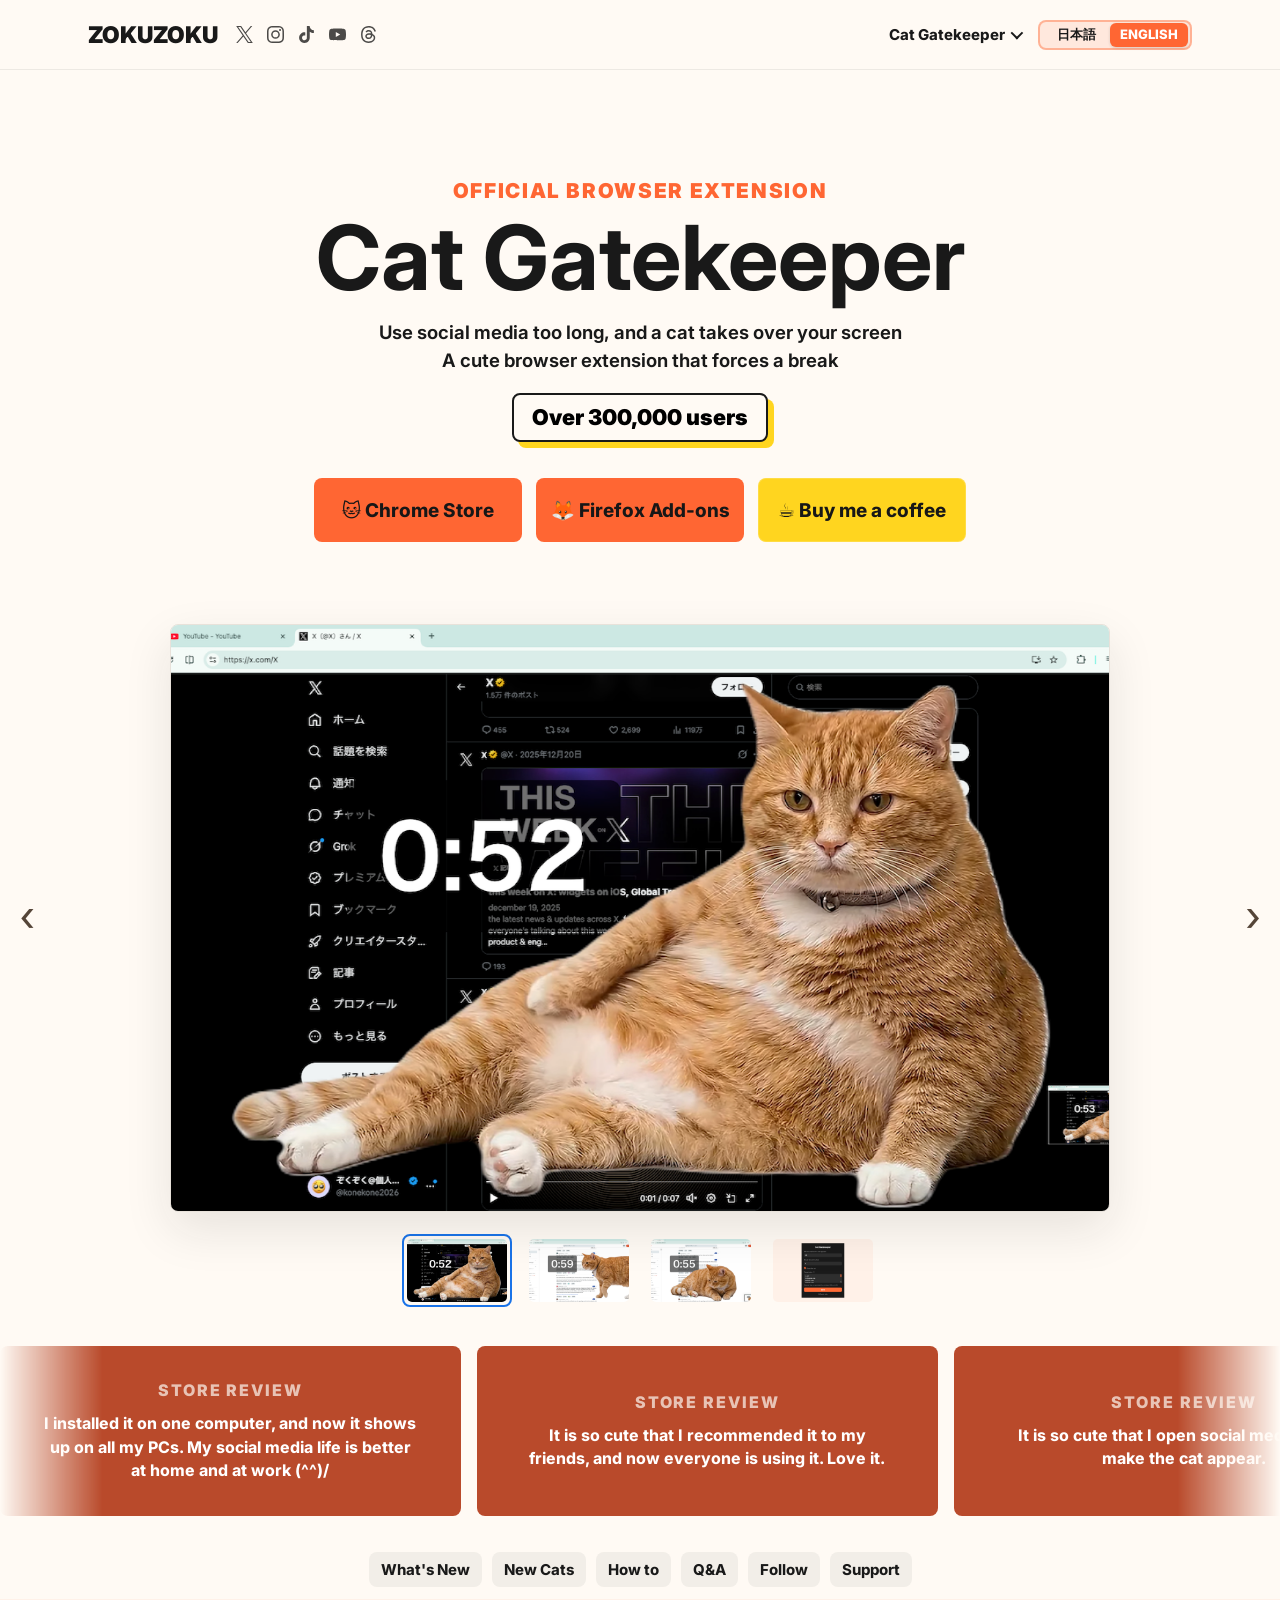
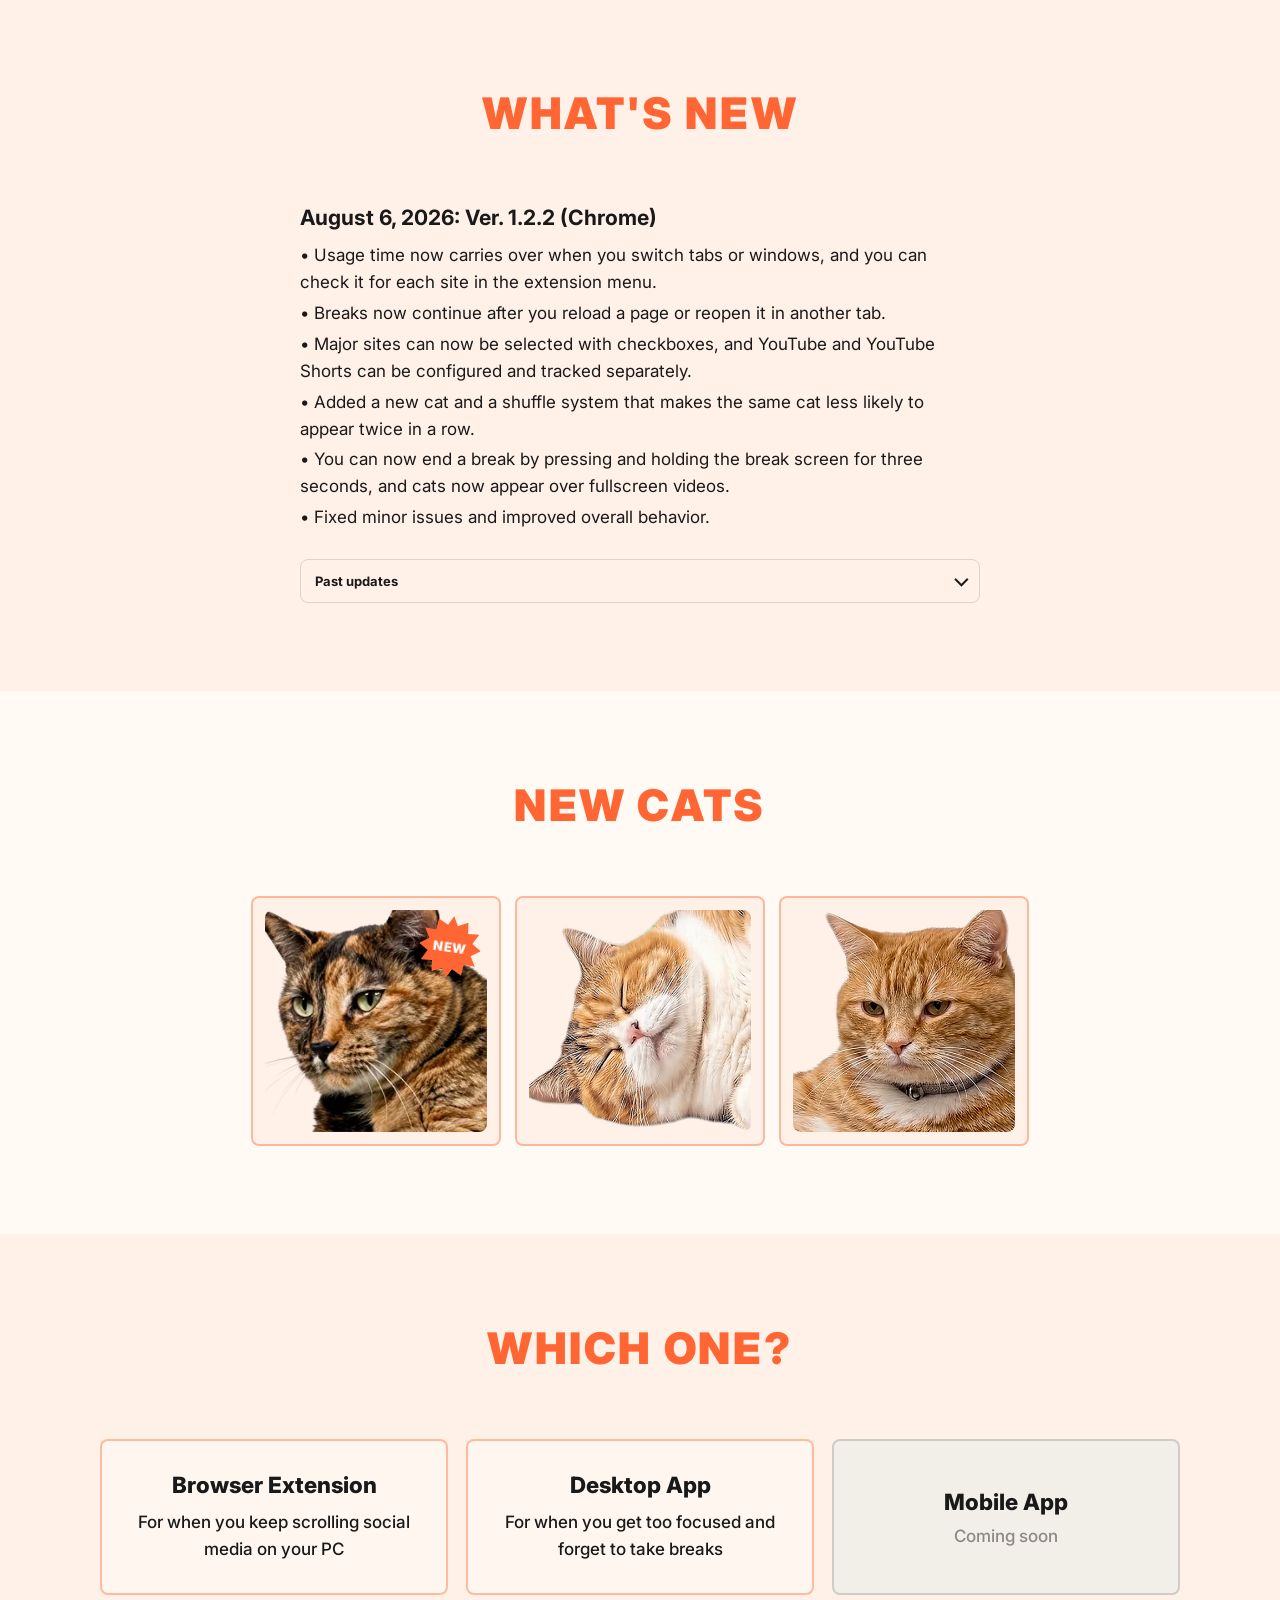
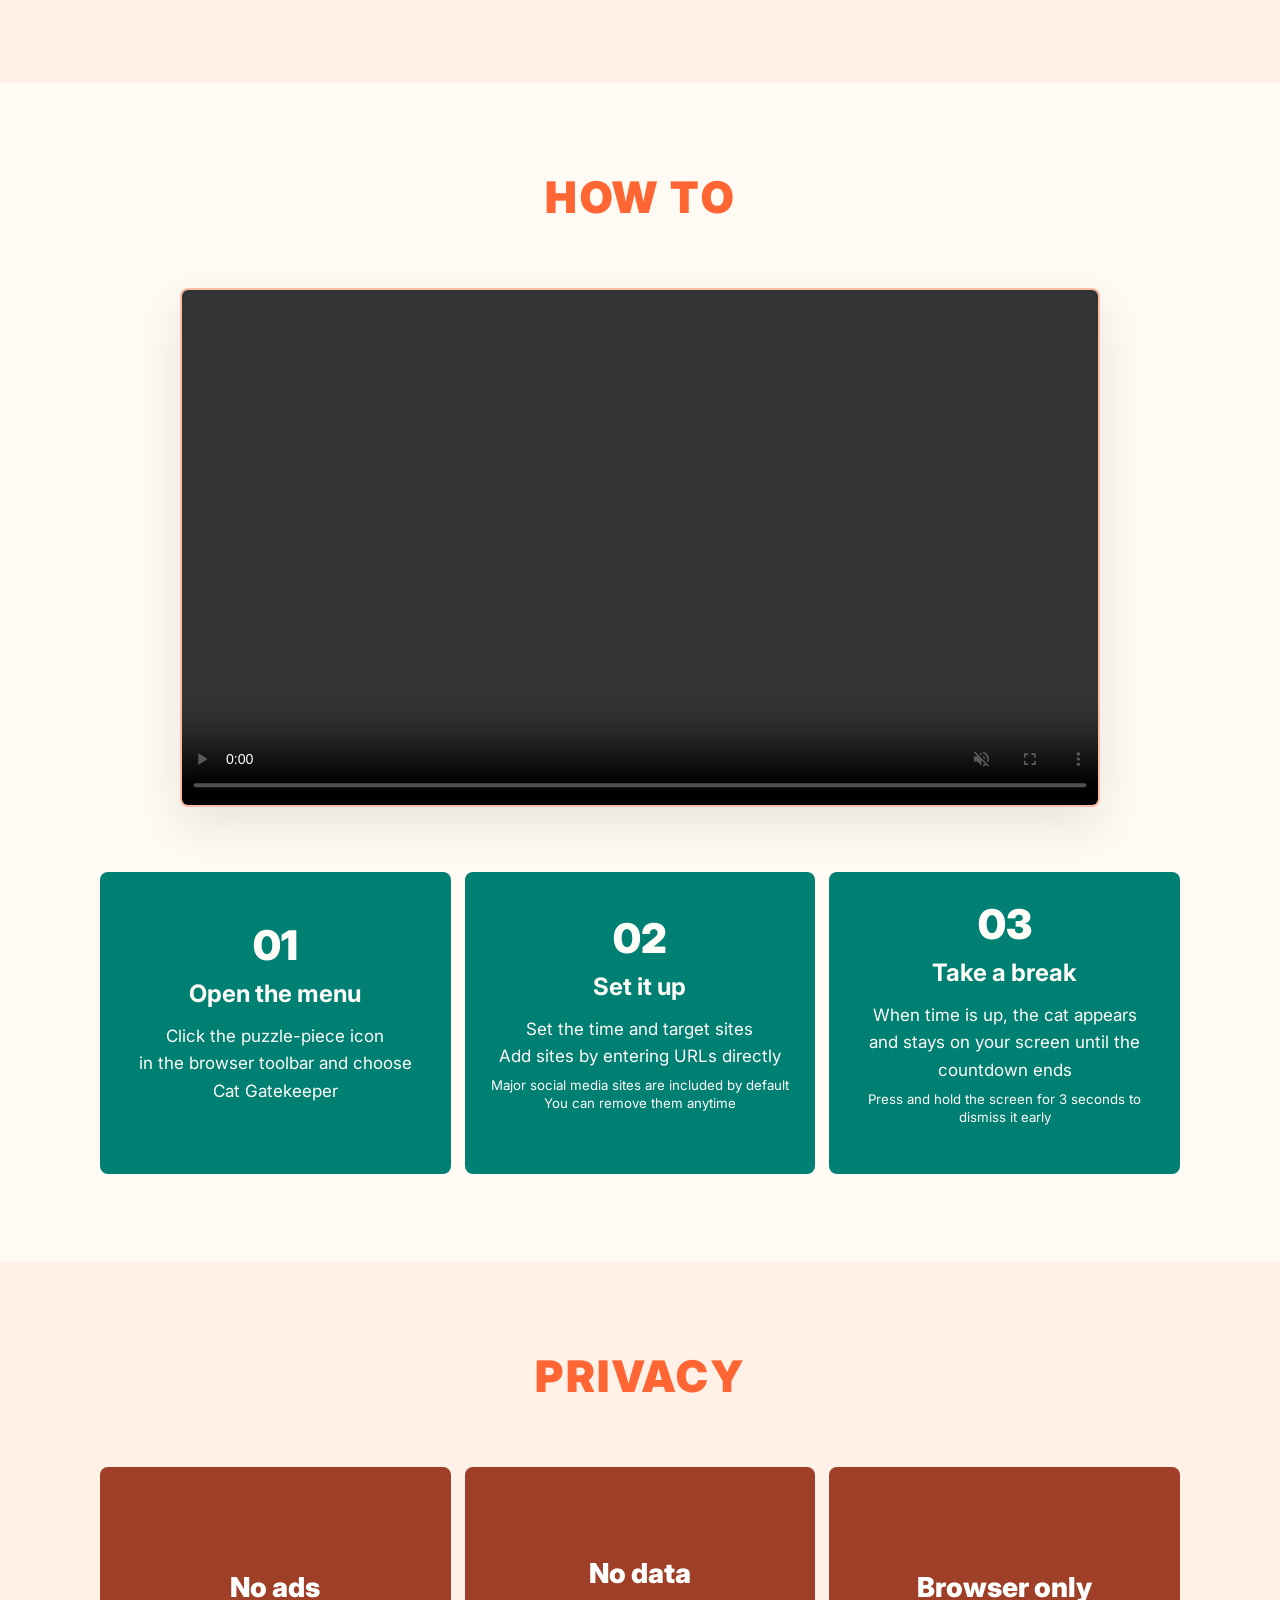
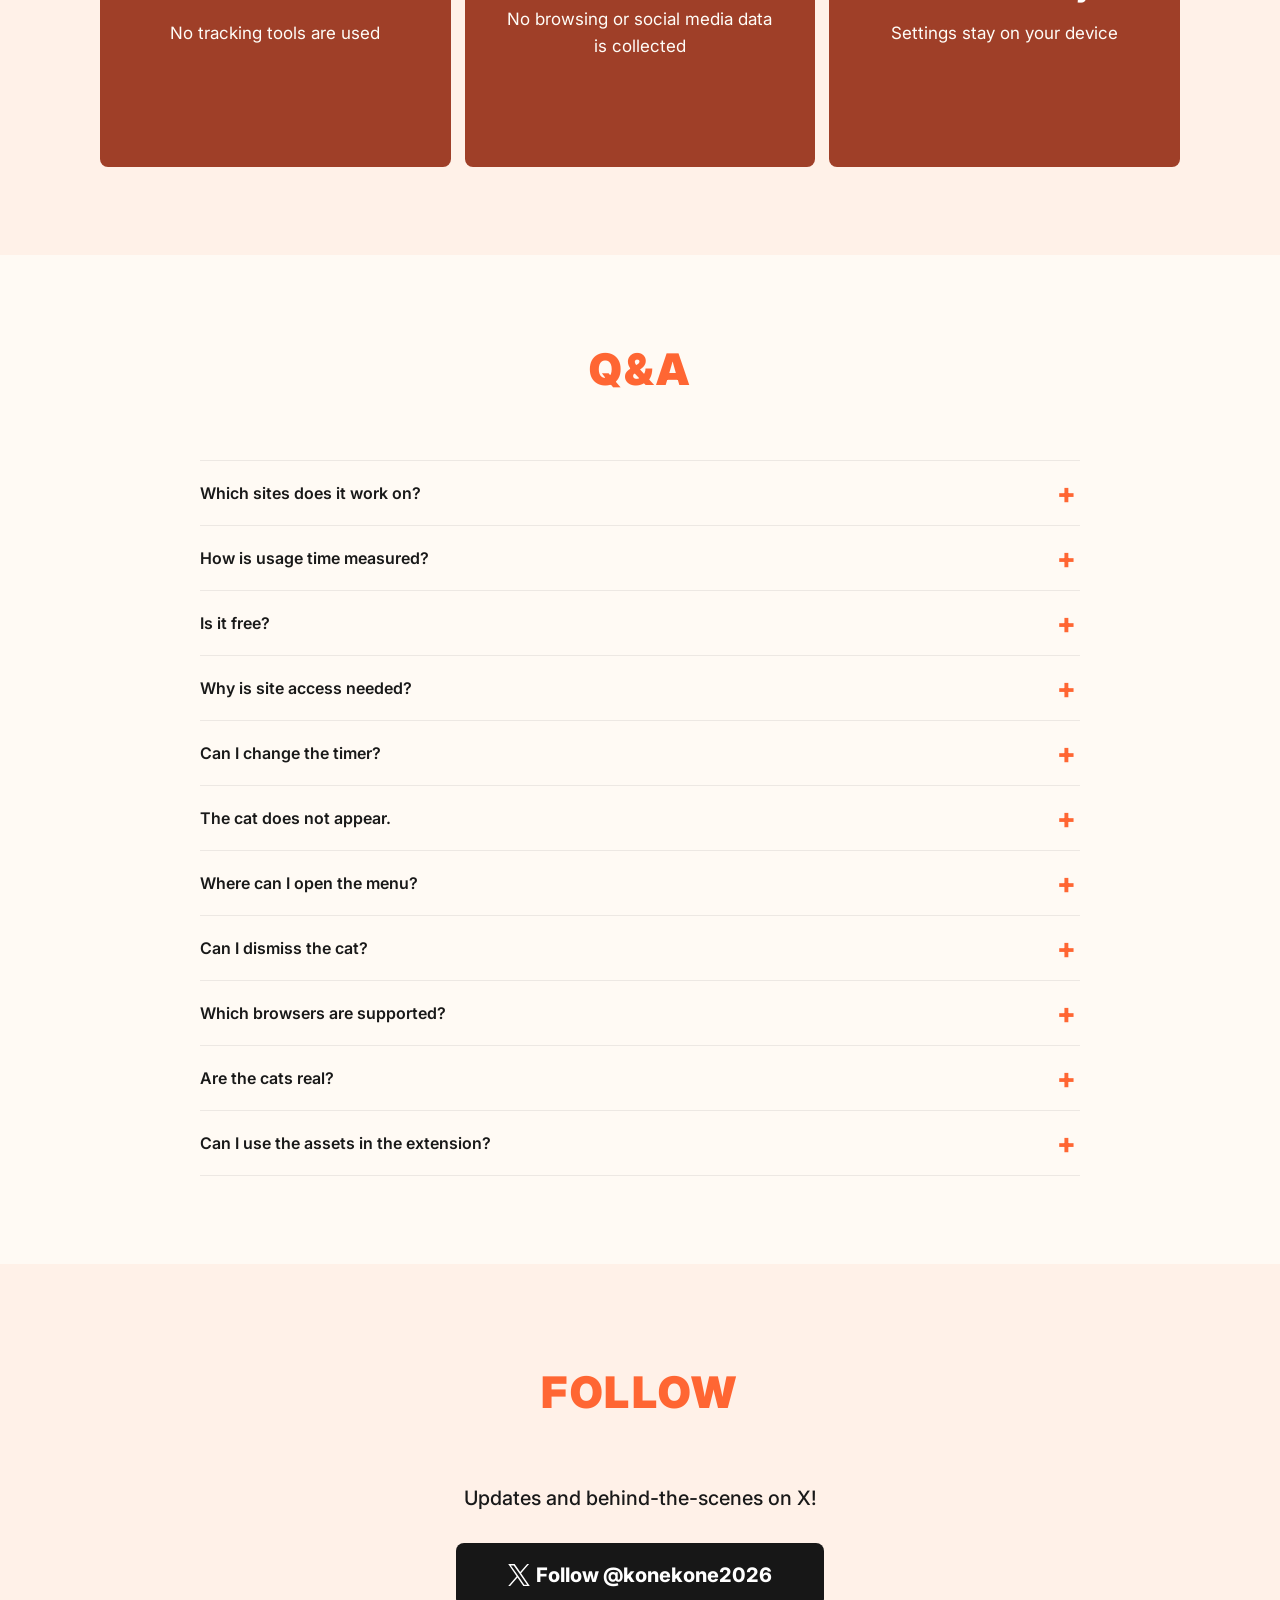
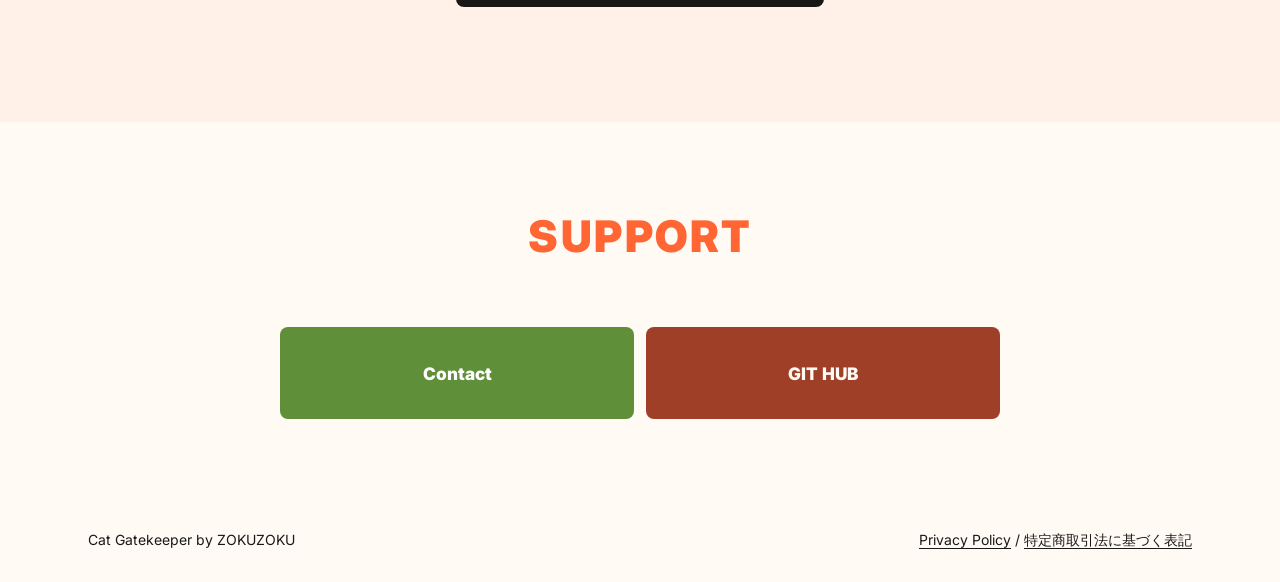
<file: cat-gatekeeper/extension/index.html>
<!doctype html>
<html lang="en">
<head>
  <meta charset="utf-8">
  <meta name="viewport" content="width=device-width, initial-scale=1">
  <title>Cat Gatekeeper - Official Browser Extension for Social Media Breaks</title>
  <meta name="description" content="Cat Gatekeeper is the official free browser extension for Chrome, Brave, and Firefox that shows a cat break screen when you spend too long on social media and selected websites. No ads. No data collection.">
  <meta name="keywords" content="Cat Gatekeeper, official Cat Gatekeeper, Chrome extension, Brave extension, Firefox extension, browser extension, social media blocker, break reminder, productivity cat">
  <meta name="robots" content="index, follow">
  <link rel="canonical" href="https://zokuzoku.github.io/cat-gatekeeper/">
  <link rel="alternate" hreflang="en" href="https://zokuzoku.github.io/cat-gatekeeper/">
  <link rel="alternate" hreflang="ja" href="https://zokuzoku.github.io/ja/cat-gatekeeper/">
  <link rel="alternate" hreflang="x-default" href="https://zokuzoku.github.io/cat-gatekeeper/">
  <meta property="og:title" content="Cat Gatekeeper - Official Browser Extension">
  <meta property="og:description" content="A cat appears when you spend too long on social media and selected websites. The cutest forced-break browser extension.">
  <meta property="og:type" content="website">
  <meta property="og:url" content="https://zokuzoku.github.io/cat-gatekeeper/">
  <meta property="og:image" content="https://zokuzoku.github.io/cat-gatekeeper/assets/og-cat-icon.png">
  <meta property="og:image:width" content="512">
  <meta property="og:image:height" content="512">
  <meta name="twitter:card" content="summary">
  <meta name="twitter:title" content="Cat Gatekeeper - Official Browser Extension">
  <meta name="twitter:description" content="A cat appears when you spend too long on social media and selected websites.">
  <meta name="twitter:image" content="https://zokuzoku.github.io/cat-gatekeeper/assets/og-cat-icon.png">
  <link rel="icon" href="https://zokuzoku.github.io/cat-gatekeeper/assets/favicon-cat-48.png" sizes="48x48" type="image/png">
  <link rel="icon" href="https://zokuzoku.github.io/cat-gatekeeper/assets/favicon-cat-32.png" sizes="32x32" type="image/png">
  <link rel="icon" href="https://zokuzoku.github.io/cat-gatekeeper/assets/favicon-cat-16.png" sizes="16x16" type="image/png">
  <link rel="shortcut icon" href="../assets/favicon-cat-32.png" type="image/png">
  <link rel="apple-touch-icon" href="../assets/apple-touch-cat.png">
  <link rel="stylesheet" href="../site.css?v=226">
  <script type="application/ld+json">
    {
      "@context": "https://schema.org",
      "@type": "SoftwareApplication",
      "name": "Cat Gatekeeper",
      "applicationCategory": "BrowserApplication",
      "operatingSystem": "Chrome, Brave, Firefox",
      "description": "The official free browser extension for Chrome, Brave, and Firefox that shows a cat break screen when you spend too long on social media and selected websites.",
      "offers": {
        "@type": "Offer",
        "price": "0",
        "priceCurrency": "USD"
      },
      "url": "https://zokuzoku.github.io/cat-gatekeeper/",
      "downloadUrl": "https://chromewebstore.google.com/detail/cat-gatekeeper/elbikiflgfhjdjmficnigpeegjbhdidh",
      "author": {
        "@type": "Organization",
        "name": "ZOKUZOKU"
      }
    }
  </script>
</head>
<body class="extension-page">
  <header class="site-header" aria-label="Site header">
    <div class="header-brand">
      <a class="brand" href="/cat-gatekeeper/" aria-label="ZOKUZOKU">ZOKUZOKU</a>
      <div class="social-links" aria-label="Social links">
        <a href="https://x.com/konekone2026" aria-label="X"><img src="/assets/social/x.svg" alt=""></a>
        <a href="https://www.instagram.com/zokuzoku2016" aria-label="Instagram"><img src="/assets/social/instagram.svg" alt=""></a>
        <a href="https://www.tiktok.com/@zokuzoku30" aria-label="TikTok"><img src="/assets/social/tiktok.svg" alt=""></a>
        <a href="https://www.youtube.com/@zokuzoku2016" aria-label="YouTube"><img src="/assets/social/youtube.svg" alt=""></a>
        <a href="https://www.threads.com/@zokuzoku2016" aria-label="Threads"><img src="/assets/social/threads.svg" alt=""></a>
      </div>
    </div>
    <nav aria-label="Primary navigation">
      <details class="product-menu">
        <summary>Cat Gatekeeper</summary>
        <div>
          <a href="/cat-gatekeeper/">Top</a>
          <a href="/cat-gatekeeper/extension/" aria-current="page">Browser Extension</a>
          <a href="/cat-gatekeeper/desktop/">Desktop App</a>
          <span aria-disabled="true">Mobile App (coming soon)</span>
        </div>
      </details>
      <span class="language-switch" aria-label="Language switch">
        <a href="/ja/cat-gatekeeper/extension/" lang="ja">日本語</a>
        <span aria-hidden="true">/</span>
        <a href="/cat-gatekeeper/extension/" lang="en" aria-current="page">ENGLISH</a>
      </span>
    </nav>
  </header>

  <main id="top">
    <section class="desktop-hero extension-hero" aria-labelledby="hero-title">
      <div class="desktop-hero-copy">
        <p class="eyebrow">Official Browser Extension</p>
        <h1 id="hero-title">Cat Gatekeeper</h1>
        <p class="desktop-hero-lead">Use social media too long, and a cat takes over your screen<br>A cute browser extension that forces a break</p>
        <p class="desktop-download-milestone">Over 300,000 users</p>
        <div class="actions" aria-label="Primary links">
          <a class="button primary" href="https://chromewebstore.google.com/detail/cat-gatekeeper/elbikiflgfhjdjmficnigpeegjbhdidh">🐱 Chrome Store</a>
          <a class="button primary" href="https://addons.mozilla.org/firefox/addon/cat-gatekeeper-zokuzoku/">🦊 Firefox Add-ons</a>
          <a class="button secondary" href="https://buymeacoffee.com/zokuzoku2026">☕ Buy me a coffee</a>
        </div>
      </div>
    </section>

    <section class="store-preview-section" id="preview" aria-label="Cat Gatekeeper preview images">
      <div class="store-preview-gallery">
        <input type="radio" name="store-preview" id="store-preview-1" checked>
        <input type="radio" name="store-preview" id="store-preview-2">
        <input type="radio" name="store-preview" id="store-preview-3">
        <input type="radio" name="store-preview" id="store-preview-4">

        <div class="store-preview-stage">
          <label class="store-preview-slide" for="store-preview-2">
            <img src="../assets/shotneko1.png" alt="Cat Gatekeeper preview with a cat appearing on the screen">
          </label>
          <label class="store-preview-slide" for="store-preview-3">
            <img src="../assets/shotneko4.png" alt="Cat Gatekeeper settings screen preview">
          </label>
          <label class="store-preview-slide" for="store-preview-4">
            <img src="../assets/shotneko2.png" alt="Cat Gatekeeper preview with a cat lying across the screen">
          </label>
          <label class="store-preview-slide" for="store-preview-1">
            <img src="../assets/shotneko6.png" alt="Cat Gatekeeper preview with the extension menu">
          </label>

          <div class="store-preview-arrows" aria-hidden="true">
            <label class="store-preview-arrow prev prev-1" for="store-preview-4">‹</label>
            <label class="store-preview-arrow next next-1" for="store-preview-2">›</label>
            <label class="store-preview-arrow prev prev-2" for="store-preview-1">‹</label>
            <label class="store-preview-arrow next next-2" for="store-preview-3">›</label>
            <label class="store-preview-arrow prev prev-3" for="store-preview-2">‹</label>
            <label class="store-preview-arrow next next-3" for="store-preview-4">›</label>
            <label class="store-preview-arrow prev prev-4" for="store-preview-3">‹</label>
            <label class="store-preview-arrow next next-4" for="store-preview-1">›</label>
          </div>
        </div>

        <div class="store-preview-thumbs" aria-label="Choose preview">
          <label for="store-preview-1">
            <img src="../assets/shotneko1.png" alt="">
            <span class="visually-hidden">Cat appearing on screen</span>
          </label>
          <label for="store-preview-2">
            <img src="../assets/shotneko4.png" alt="">
            <span class="visually-hidden">Settings screen</span>
          </label>
          <label for="store-preview-3">
            <img src="../assets/shotneko2.png" alt="">
            <span class="visually-hidden">Cat lying across screen</span>
          </label>
          <label for="store-preview-4">
            <img src="../assets/shotneko6.png" alt="">
            <span class="visually-hidden">Extension menu</span>
          </label>
        </div>
      </div>
    </section>

    <section class="section reactions-section" id="reactions" aria-labelledby="reactions-title">
      <h2 class="visually-hidden" id="reactions-title">Reactions</h2>
      <div class="reaction-marquee" aria-label="User posts">
        <div class="reaction-track">
          <article class="reaction-card">
            <p>I installed it on one computer, and now it shows up on all my PCs. My social media life is better at home and at work (^^)/</p>
          </article>
          <article class="reaction-card" aria-hidden="true">
            <p>It is so cute that I recommended it to my friends, and now everyone is using it. Love it.</p>
          </article>
          <article class="reaction-card" aria-hidden="true">
            <p>It is so cute that I open social media just to make the cat appear.</p>
          </article>
          <article class="reaction-card" aria-hidden="true">
            <p>A merciful blessing bestowed by the gods upon foolish humanity... this is it.</p>
          </article>
          <article class="reaction-card" aria-hidden="true">
            <p>Cats are more useful than social media, so this is a wonderful feature.</p>
          </article>
          <article class="reaction-card" aria-hidden="true">
            <p>I am allergic to cats and cannot keep one, so having one interrupt me on my PC screen feels like a dream.</p>
          </article>
          <article class="reaction-card" aria-hidden="true">
            <p>Soooo cute.</p>
          </article>
          <article class="reaction-card" aria-hidden="true">
            <p>I installed it on one computer, and now it shows up on all my PCs. My social media life is better at home and at work (^^)/</p>
          </article>
          <article class="reaction-card" aria-hidden="true">
            <p>It is so cute that I recommended it to my friends, and now everyone is using it. Love it.</p>
          </article>
          <article class="reaction-card" aria-hidden="true">
            <p>It is so cute that I open social media just to make the cat appear.</p>
          </article>
          <article class="reaction-card" aria-hidden="true">
            <p>A merciful blessing bestowed by the gods upon foolish humanity... this is it.</p>
          </article>
          <article class="reaction-card" aria-hidden="true">
            <p>Cats are more useful than social media, so this is a wonderful feature.</p>
          </article>
          <article class="reaction-card" aria-hidden="true">
            <p>I am allergic to cats and cannot keep one, so having one interrupt me on my PC screen feels like a dream.</p>
          </article>
          <article class="reaction-card" aria-hidden="true">
            <p>Soooo cute.</p>
          </article>
        </div>
      </div>
    </section>

    <nav class="page-nav" aria-label="Cat Gatekeeper page navigation">
      <a href="#notice">What's New</a>
      <a class="nav-optional" href="#new-cats">New Cats</a>
      <a href="#how-it-works">How to</a>
      <a href="#faq">Q&amp;A</a>
      <a href="#follow">Follow</a>
      <a href="#support">Support</a>
    </nav>

    <section class="notice" id="notice" aria-labelledby="notice-title">
      <div class="section-inner">
      <p class="section-kicker" id="notice-title">WHAT'S NEW</p>
      <article class="notice-item notice-item-current">
        <h2>August 6, 2026: Ver. 1.2.2 (Chrome)</h2>
        <div class="notice-notes">
          <p>• Usage time now carries over when you switch tabs or windows, and you can check it for each site in the extension menu.</p>
          <p>• Breaks now continue after you reload a page or reopen it in another tab.</p>
          <p>• Major sites can now be selected with checkboxes, and YouTube and YouTube Shorts can be configured and tracked separately.</p>
          <p>• Added a new cat and a shuffle system that makes the same cat less likely to appear twice in a row.</p>
          <p>• You can now end a break by pressing and holding the break screen for three seconds, and cats now appear over fullscreen videos.</p>
          <p>• Fixed minor issues and improved overall behavior.</p>
        </div>
      </article>
      <details class="notice-history">
        <summary>Past updates</summary>
        <article class="notice-item">
          <h3>June 10, 2026: Ver. 1.1.10 (Chrome &amp; Firefox)</h3>
          <div class="notice-notes">
            <p>• The target domain for X has been updated from Twitter.com to x.com!</p>
            <p>• Settings changes now apply to tabs that are already open!</p>
          </div>
        </article>
        <article class="notice-item">
          <h3>May 30, 2026: Brave support and default waiting time update</h3>
          <div class="notice-notes">
            <p>Cat Gatekeeper now works on Brave browser.</p>
            <p>The default waiting time has been changed from 30 minutes to 10 minutes.</p>
            <p>If your waiting time changed after the update, please set your preferred time once and save it. Future updates will keep that saved time.</p>
          </div>
        </article>
        <article class="notice-item">
          <h3>May 18, 2026: A new cat has been added!</h3>
          <div class="notice-notes">
            <p>Note: Cats appear at random.</p>
            <p>Note: If you already have the extension installed, it may take several hours to about a day for the new cat to appear depending on the store and browser auto-update timing.</p>
          </div>
        </article>
        <article class="notice-item">
          <h3>May 12, 2026: Firefox extension released</h3>
          <div class="notice-notes">
            <p>Cat Gatekeeper is now available on Firefox Add-ons.</p>
          </div>
        </article>
        <article class="notice-item">
          <h3>May 6, 2026: Browser extension - custom sites added (v1.1.4)</h3>
          <div class="notice-notes">
            <p>Note: Tracking may reset on sites with frequent page changes or reloads. Cat Gatekeeper works best on social media and video sites where you stay on the same service for a while.</p>
            <p>Note: To show the cat on custom sites, you will need to allow the new permission.</p>
            <p>Note: If Cat Gatekeeper does not work after an update, please reload the target site once.</p>
          </div>
        </article>
        <article class="notice-item">
          <h3>May 1, 2026: Official website launched</h3>
          <div class="notice-notes">
            <p>The official Cat Gatekeeper website is now available.</p>
          </div>
        </article>
        <article class="notice-item">
          <h3>April 26, 2026: Chrome extension released</h3>
          <div class="notice-notes">
            <p>The official Chrome extension version of Cat Gatekeeper is now available.</p>
          </div>
        </article>
      </details>
      </div>
    </section>

    <section class="section cat-gallery" id="new-cats" aria-labelledby="cats-title">
      <div class="section-inner">
      <div class="section-heading">
        <p class="section-kicker">New Cats</p>
        <h2 id="cats-title" class="visually-hidden">New cats</h2>
      </div>
      <div class="cat-scroll" aria-label="Cat gallery">
        <article class="cat-card is-new">
          <img src="../assets/inara-thumb.webp" alt="INARA, a star cat">
        </article>
        <article class="cat-card">
          <img src="../assets/neko2-800.png" alt="New Cat Gatekeeper cat">
        </article>
        <article class="cat-card">
          <img src="../assets/neko1-800.png" alt="Cat Gatekeeper cat">
        </article>
      </div>
      </div>
    </section>

    <section class="section desktop-difference" id="difference" aria-labelledby="difference-title">
      <div class="section-inner">
      <div class="section-heading">
        <p class="section-kicker" id="difference-title">Which one?</p>
      </div>
      <div class="version-grid">
        <a class="version-choice" href="#top">
          <span class="version-choice-title">Browser Extension</span>
          <span class="version-choice-text">For when you keep scrolling social media on your PC</span>
        </a>
        <a class="version-choice" href="/cat-gatekeeper/desktop/">
          <span class="version-choice-title">Desktop App</span>
          <span class="version-choice-text">For when you get too focused and forget to take breaks</span>
        </a>
        <div class="version-choice is-disabled" aria-disabled="true">
          <span class="version-choice-title">Mobile App</span>
          <span class="version-choice-note">Coming soon</span>
        </div>
      </div>
      </div>
    </section>

    <section class="section" id="how-it-works" aria-labelledby="how-heading">
      <div class="section-inner">
      <div class="section-heading">
        <p class="section-kicker" id="how-heading">HOW TO</p>
      </div>
      <div class="howto-video">
        <video
          src="../assets/howtoneko4.mp4"
          autoplay
          muted
          loop
          playsinline
          controls
          aria-label="How to open the Cat Gatekeeper menu"
        ></video>
      </div>
      <div class="steps">
        <article>
          <span>01</span>
          <h3>Open the menu</h3>
          <p>Click the puzzle-piece icon<br>in the browser toolbar and choose Cat Gatekeeper</p>
        </article>
        <article>
          <span>02</span>
          <h3>Set it up</h3>
          <p>Set the time and target sites<br>Add sites by entering URLs directly<br><small>Major social media sites are included by default<br>You can remove them anytime</small></p>
        </article>
        <article>
          <span>03</span>
          <h3>Take a break</h3>
          <p>When time is up, the cat appears<br>and stays on your screen until the countdown ends<br><small>Press and hold the screen for 3 seconds to dismiss it early</small></p>
        </article>
      </div>
      </div>
    </section>

    <section class="section" id="privacy" aria-labelledby="privacy-heading">
      <div class="section-inner">
      <div class="section-heading">
        <p class="section-kicker" id="privacy-heading">PRIVACY</p>
      </div>
      <div class="privacy-points" aria-label="Privacy highlights">
        <div>
          <strong>No ads</strong>
          <span>No tracking tools are used</span>
        </div>
        <div>
          <strong>No data</strong>
          <span>No browsing or social media data<br>is collected</span>
        </div>
        <div>
          <strong>Browser only</strong>
          <span>Settings stay on your device</span>
        </div>
      </div>
      </div>
    </section>

    <section class="section faq-section" id="faq" aria-labelledby="faq-heading">
      <div class="section-inner">
      <div class="section-heading">
        <p class="section-kicker" id="faq-heading">Q&amp;A</p>
      </div>
      <div class="faq-list">
        <details>
          <summary>Which sites does it work on?</summary>
          <p>You can choose from major social media and video sites, or add any site by entering its URL.</p>
        </details>
        <details>
          <summary>How is usage time measured?</summary>
          <p>Time is tracked separately for each site you add and advances only while you are actively viewing it. It pauses while you are on another tab or app, and resumes when you return. It carries over as you navigate within the same site and resets after you have been away for 30 minutes. You can check the tracked time for each site under “Usage” in the extension menu.</p>
        </details>
        <details>
          <summary>Is it free?</summary>
          <p>Yes. Cat Gatekeeper is free to use.</p>
        </details>
        <details hidden>
          <summary>Why is Cat Gatekeeper free?</summary>
          <p>Making it paid would take time not only to build, but also to manage and support afterward. I would rather spend that time improving this project and turning even more new ideas into real things, so I decided to offer Cat Gatekeeper for free. Enjoying it? Your support would mean a lot.</p>
        </details>
        <details>
          <summary>Why is site access needed?</summary>
          <p>Site access is needed to measure usage time on the sites you choose and display the cat break screen. Cat Gatekeeper does not collect your browsing history or page content or send it outside your browser. Your settings and usage time for target sites are stored only in your browser.</p>
        </details>
        <details>
          <summary>Can I change the timer?</summary>
          <p>Yes. You can change both the time before the cat appears and how long it stays from the extension menu.</p>
        </details>
        <details>
          <summary>The cat does not appear.</summary>
          <p>Right after the extension updates automatically, the update may not take effect on pages that are already open. Make sure the target site is enabled, then reload the page once. If the issue continues, another extension may be interfering, so try temporarily disabling other extensions and test again.</p>
        </details>
        <details>
          <summary>Where can I open the menu?</summary>
          <p>Open the extensions (puzzle) icon in the top-right of your browser, then select Cat Gatekeeper.</p>
        </details>
        <details>
          <summary>Can I dismiss the cat?</summary>
          <p>Yes. Press and hold the break screen for three seconds, or open the extension menu and press the dismiss button.</p>
        </details>
        <details>
          <summary>Which browsers are supported?</summary>
          <p>Cat Gatekeeper currently supports Chrome, Brave, and Firefox. Other browsers are also under consideration.</p>
        </details>
        <details>
          <summary>Are the cats real?</summary>
          <p>The cats in the videos are ideal cats created with the help of AI and carefully adjusted one by one to become the ultimate lovable distractions. Please treat them kindly as little gatekeepers for your desk.</p>
        </details>
        <details>
          <summary>Can I use the assets in the extension?</summary>
          <p>You are very welcome to include screenshots or screen recordings in posts introducing Cat Gatekeeper or sharing your impressions. However, please do not extract, reuse, or redistribute image or video assets included in the extension.</p>
        </details>
      </div>
      </div>
    </section>

    <section class="section compact" id="follow" aria-labelledby="follow-title">
      <div class="section-inner">
      <div class="section-heading">
        <p class="section-kicker" id="follow-title">FOLLOW</p>
        <div class="follow-cta">
          <p class="section-body">Updates and behind-the-scenes on X!</p>
          <a class="button primary follow-x-button" href="https://x.com/konekone2026">
            <img src="/assets/social/x.svg" alt="" aria-hidden="true">
            Follow @konekone2026
          </a>
        </div>
      </div>
      </div>
    </section>

    <section class="section compact" id="support" aria-labelledby="support-title">
      <div class="section-inner">
      <div class="section-heading">
        <p class="section-kicker" id="support-title">Support</p>
      </div>
      <div class="link-grid support-grid">
        <a href="mailto:zokuzoku.app@gmail.com">Contact</a>
        <a href="https://github.com/zokuzoku/cat-gatekeeper/issues">GIT HUB</a>
      </div>
      </div>
    </section>
  </main>

  <footer class="site-footer">
    <p>Cat Gatekeeper by ZOKUZOKU</p>
    <p><a href="https://zokuzoku.github.io/privacy-policy/cat-gatekeeper/en/">Privacy Policy</a> / <a href="/ja/legal/tokushoho/" lang="ja">特定商取引法に基づく表記</a></p>
  </footer>
  <script src="../paw-trail.js?v=3"></script>
  <script src="../desktop-carousel.js?v=1"></script>
</body>
</html>
</file>
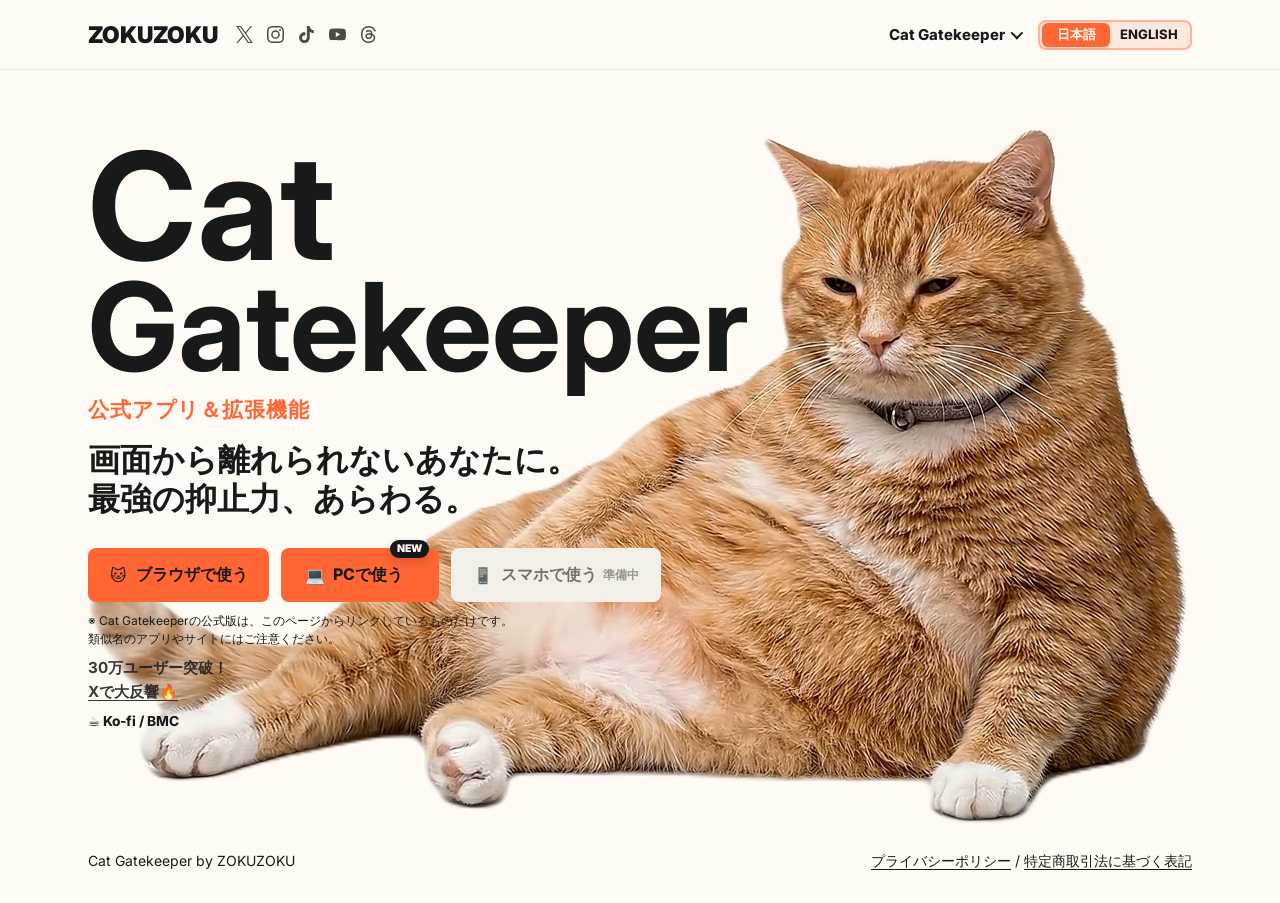
<file: ja/cat-gatekeeper/index.html>
<!doctype html>
<html lang="ja">
<head>
  <meta charset="utf-8">
  <meta name="viewport" content="width=device-width, initial-scale=1">
  <title>Cat Gatekeeper</title>
  <meta name="description" content="使いすぎたら、猫が画面にやってきて休憩の合図。ブラウザでもデスクトップでも、かわいくひと休みを促します。">
  <meta name="robots" content="index, follow">
  <link rel="canonical" href="https://zokuzoku.github.io/ja/cat-gatekeeper/">
  <link rel="alternate" hreflang="en" href="https://zokuzoku.github.io/cat-gatekeeper/">
  <link rel="alternate" hreflang="ja" href="https://zokuzoku.github.io/ja/cat-gatekeeper/">
  <link rel="alternate" hreflang="x-default" href="https://zokuzoku.github.io/cat-gatekeeper/">
  <meta property="og:title" content="Cat Gatekeeper">
  <meta property="og:description" content="使いすぎたら、猫が画面にやってきて休憩の合図。ブラウザでもデスクトップでも、かわいくひと休みを促します。">
  <meta property="og:type" content="website">
  <meta property="og:url" content="https://zokuzoku.github.io/ja/cat-gatekeeper/">
  <meta property="og:image" content="https://zokuzoku.github.io/cat-gatekeeper/assets/og-cat-icon.png">
  <meta property="og:image:width" content="512">
  <meta property="og:image:height" content="512">
  <meta name="twitter:card" content="summary">
  <meta name="twitter:title" content="Cat Gatekeeper">
  <meta name="twitter:description" content="使いすぎたら、猫が画面にやってきて休憩の合図。ブラウザでもデスクトップでも、かわいくひと休みを促します。">
  <meta name="twitter:image" content="https://zokuzoku.github.io/cat-gatekeeper/assets/og-cat-icon.png">
  <link rel="icon" href="https://zokuzoku.github.io/cat-gatekeeper/assets/favicon-cat-48.png" sizes="48x48" type="image/png">
  <link rel="icon" href="https://zokuzoku.github.io/cat-gatekeeper/assets/favicon-cat-32.png" sizes="32x32" type="image/png">
  <link rel="icon" href="https://zokuzoku.github.io/cat-gatekeeper/assets/favicon-cat-16.png" sizes="16x16" type="image/png">
  <link rel="shortcut icon" href="../../cat-gatekeeper/assets/favicon-cat-32.png" type="image/png">
  <link rel="apple-touch-icon" href="../../cat-gatekeeper/assets/apple-touch-cat.png">
  <link rel="stylesheet" href="../../cat-gatekeeper/site.css?v=226">
  <script type="application/ld+json">
    {
      "@context": "https://schema.org",
      "@type": "SoftwareApplication",
      "name": "Cat Gatekeeper",
      "applicationCategory": "BrowserApplication",
      "operatingSystem": "Chrome, Brave, Firefox",
      "description": "選んだサイトを使いすぎたときに猫の休憩画面を表示する無料のブラウザ拡張機能です。",
      "offers": {
        "@type": "Offer",
        "price": "0",
        "priceCurrency": "USD"
      },
      "url": "https://zokuzoku.github.io/ja/cat-gatekeeper/",
      "downloadUrl": "https://chromewebstore.google.com/detail/cat-gatekeeper/elbikiflgfhjdjmficnigpeegjbhdidh",
      "author": {
        "@type": "Organization",
        "name": "ZOKUZOKU"
      }
    }
  </script>
</head>
<body class="product-home-page">
  <header class="site-header" aria-label="サイトヘッダー">
    <div class="header-brand">
      <span class="brand" aria-label="ZOKUZOKU">ZOKUZOKU</span>
      <div class="social-links" aria-label="SNSリンク">
        <a href="https://x.com/konekone2026" aria-label="X"><img src="/assets/social/x.svg" alt=""></a>
        <a href="https://www.instagram.com/zokuzoku2016" aria-label="Instagram"><img src="/assets/social/instagram.svg" alt=""></a>
        <a href="https://www.tiktok.com/@zokuzoku30" aria-label="TikTok"><img src="/assets/social/tiktok.svg" alt=""></a>
        <a href="https://www.youtube.com/@zokuzoku2016" aria-label="YouTube"><img src="/assets/social/youtube.svg" alt=""></a>
        <a href="https://www.threads.com/@zokuzoku2016" aria-label="Threads"><img src="/assets/social/threads.svg" alt=""></a>
      </div>
    </div>
    <nav aria-label="メインナビゲーション">
      <details class="product-menu">
        <summary>Cat Gatekeeper</summary>
        <div>
          <a href="/ja/cat-gatekeeper/" aria-current="page">トップ</a>
          <a href="/ja/cat-gatekeeper/extension/">ブラウザ拡張版</a>
          <a href="/ja/cat-gatekeeper/desktop/">デスクトップ版</a>
          <span aria-disabled="true">スマホ版（準備中）</span>
        </div>
      </details>
      <span class="language-switch" aria-label="言語切り替え">
        <a href="/ja/cat-gatekeeper/" lang="ja" aria-current="page">日本語</a>
        <span aria-hidden="true">/</span>
        <a href="/cat-gatekeeper/" lang="en">ENGLISH</a>
      </span>
    </nav>
  </header>

  <main id="top">
    <section class="hero product-home-hero" aria-labelledby="hero-title">
      <video class="hero-video" src="/assets/neko2.webm" autoplay muted loop playsinline aria-hidden="true"></video>
      <img class="hero-image" src="../../cat-gatekeeper/assets/neko2-mobile.apng" alt="" aria-hidden="true">
      <div class="hero-shade" aria-hidden="true"></div>
      <div class="hero-content">
        <h1 id="hero-title"><span>Cat</span><span>Gatekeeper</span></h1>
        <p class="eyebrow">公式アプリ＆拡張機能</p>
        <p class="hero-copy">画面から離れられないあなたに。<br>最強の抑止力、あらわる。</p>
        <div class="actions" aria-label="利用する版を選ぶ">
          <a class="button primary platform-button" href="/ja/cat-gatekeeper/extension/">
            <span class="platform-icon" aria-hidden="true">🐱</span>
            <span class="platform-copy"><span>ブラウザで使う</span></span>
          </a>
          <a class="button primary platform-button is-new" href="/ja/cat-gatekeeper/desktop/">
            <span class="platform-icon" aria-hidden="true">💻</span>
            <span class="platform-copy"><span>PCで使う</span></span>
            <span class="button-badge" aria-hidden="true">NEW</span>
          </a>
          <span class="button disabled platform-button" aria-disabled="true">
            <span class="platform-icon" aria-hidden="true">📱</span>
            <span class="platform-copy">
              <span>スマホで使う</span>
              <small>準備中</small>
            </span>
          </span>
        </div>
        <aside class="official-warning" aria-label="偽アプリ・偽サイトへの注意">
          <p>※ Cat Gatekeeperの公式版は、このページからリンクしているものだけです。<br>類似名のアプリやサイトにはご注意ください。</p>
        </aside>
        <p class="install-milestone">30万ユーザー突破！</p>
        <a class="x-buzz" href="https://x.com/konekone2026/status/2048215520965709940" target="_blank" rel="noopener">Xで大反響🔥</a>
        <p class="support-links">
          <a href="https://ko-fi.com/zokuzoku">☕ Ko-fi</a>
          <span aria-hidden="true">/</span>
          <a href="https://buymeacoffee.com/zokuzoku2026">BMC</a>
        </p>
      </div>
    </section>

  </main>

  <footer class="site-footer">
    <p>Cat Gatekeeper by ZOKUZOKU</p>
    <p><a href="https://zokuzoku.github.io/privacy-policy/cat-gatekeeper/">プライバシーポリシー</a> / <a href="/ja/legal/tokushoho/">特定商取引法に基づく表記</a></p>
  </footer>
  <script src="../../cat-gatekeeper/paw-trail.js?v=3"></script>
</body>
</html>
</file>
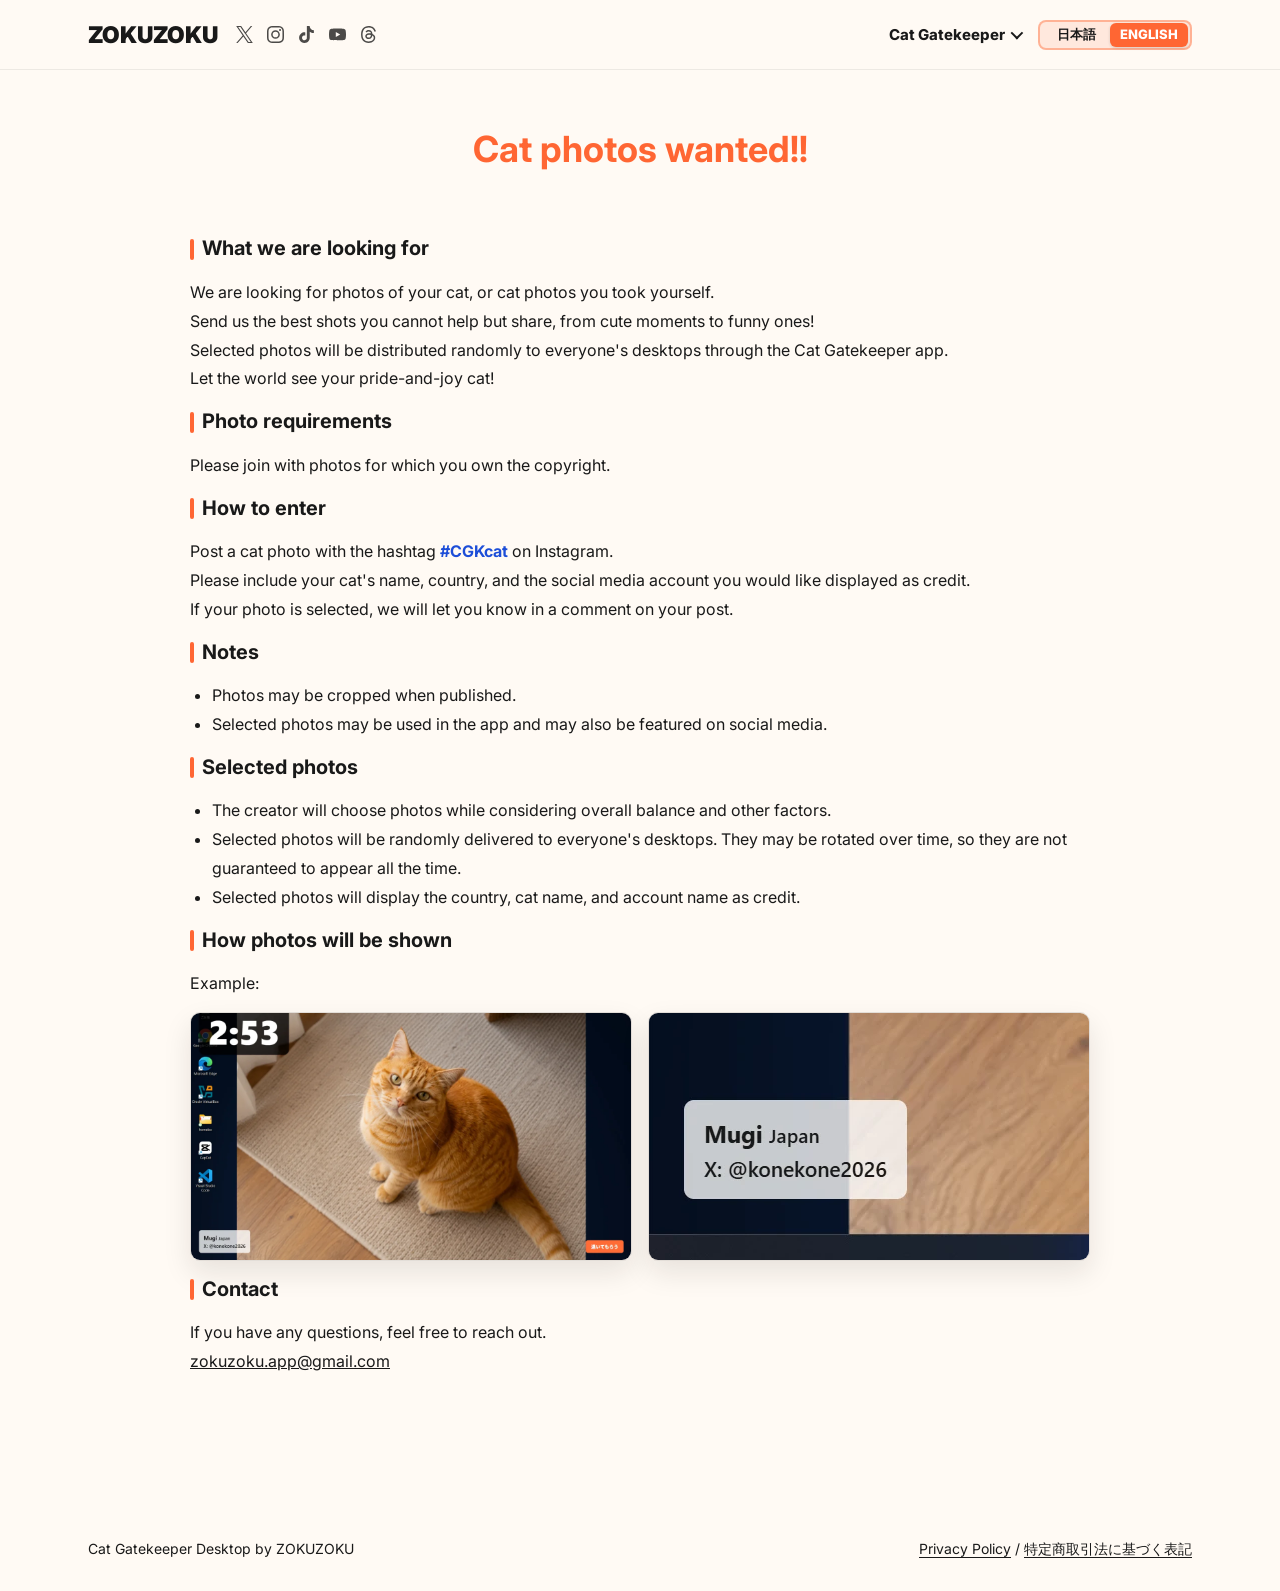
<file: cat-gatekeeper/desktop/community-guidelines/index.html>
<!doctype html>
<html lang="en">
<head>
  <meta charset="utf-8">
  <meta name="viewport" content="width=device-width, initial-scale=1">
  <title>Community Cat Photo Guidelines | Cat Gatekeeper Desktop</title>
  <meta name="description" content="Guidelines for submitting cat photos for the Cat Gatekeeper Desktop community cats feature.">
  <link rel="canonical" href="https://zokuzoku.github.io/cat-gatekeeper/desktop/community-guidelines/">
  <link rel="alternate" hreflang="en" href="https://zokuzoku.github.io/cat-gatekeeper/desktop/community-guidelines/">
  <link rel="alternate" hreflang="ja" href="https://zokuzoku.github.io/ja/cat-gatekeeper/desktop/community-guidelines/">
  <link rel="alternate" hreflang="x-default" href="https://zokuzoku.github.io/cat-gatekeeper/desktop/community-guidelines/">
  <meta property="og:title" content="Community Cat Photo Guidelines | Cat Gatekeeper Desktop">
  <meta property="og:description" content="Submit your cat photo for a chance to appear in Cat Gatekeeper Desktop.">
  <meta property="og:type" content="website">
  <meta property="og:url" content="https://zokuzoku.github.io/cat-gatekeeper/desktop/community-guidelines/">
  <meta property="og:image" content="https://zokuzoku.github.io/cat-gatekeeper/assets/og-cat-icon.png">
  <meta name="twitter:card" content="summary">
  <meta name="twitter:title" content="Community Cat Photo Guidelines | Cat Gatekeeper Desktop">
  <meta name="twitter:description" content="Submit your cat photo for a chance to appear in Cat Gatekeeper Desktop.">
  <meta name="twitter:image" content="https://zokuzoku.github.io/cat-gatekeeper/assets/og-cat-icon.png">
  <link rel="icon" href="https://zokuzoku.github.io/cat-gatekeeper/assets/favicon-cat-48.png" sizes="48x48" type="image/png">
  <link rel="icon" href="https://zokuzoku.github.io/cat-gatekeeper/assets/favicon-cat-32.png" sizes="32x32" type="image/png">
  <link rel="icon" href="https://zokuzoku.github.io/cat-gatekeeper/assets/favicon-cat-16.png" sizes="16x16" type="image/png">
  <link rel="shortcut icon" href="../../assets/favicon-cat-32.png" type="image/png">
  <link rel="apple-touch-icon" href="../../assets/apple-touch-cat.png">
  <link rel="stylesheet" href="../../site.css?v=174">
</head>
<body class="desktop-page guidelines-page">
  <header class="site-header" aria-label="Site header">
    <div class="header-brand">
      <a class="brand" href="/cat-gatekeeper/" aria-label="ZOKUZOKU">ZOKUZOKU</a>
      <div class="social-links" aria-label="Social links">
        <a href="https://x.com/konekone2026" aria-label="X"><img src="/assets/social/x.svg" alt=""></a>
        <a href="https://www.instagram.com/zokuzoku2016" aria-label="Instagram"><img src="/assets/social/instagram.svg" alt=""></a>
        <a href="https://www.tiktok.com/@zokuzoku30" aria-label="TikTok"><img src="/assets/social/tiktok.svg" alt=""></a>
        <a href="https://www.youtube.com/@zokuzoku2016" aria-label="YouTube"><img src="/assets/social/youtube.svg" alt=""></a>
        <a href="https://www.threads.com/@zokuzoku2016" aria-label="Threads"><img src="/assets/social/threads.svg" alt=""></a>
      </div>
    </div>
    <nav aria-label="Primary navigation">
      <details class="product-menu">
        <summary>Cat Gatekeeper</summary>
        <div>
          <a href="/cat-gatekeeper/">Top</a>
          <a href="/cat-gatekeeper/extension/">Browser Extension</a>
          <a href="/cat-gatekeeper/desktop/">Desktop App</a>
          <span aria-disabled="true">Mobile App (coming soon)</span>
        </div>
      </details>
      <span class="language-switch" aria-label="Language switch">
        <a href="/ja/cat-gatekeeper/desktop/community-guidelines/" lang="ja">日本語</a>
        <span aria-hidden="true">/</span>
        <a href="/cat-gatekeeper/desktop/community-guidelines/" lang="en" aria-current="page">ENGLISH</a>
      </span>
    </nav>
  </header>

  <main id="top">
    <section class="section" aria-labelledby="guidelines-title">
      <div class="section-inner">
        <h1 id="guidelines-title">Cat photos wanted!!</h1>

        <section class="guidelines-section" aria-labelledby="guidelines-summary-title">
          <h2 id="guidelines-summary-title">What we are looking for</h2>
          <p>We are looking for photos of your cat, or cat photos you took yourself.<br>Send us the best shots you cannot help but share, from cute moments to funny ones!</p>
          <p>Selected photos will be distributed randomly to everyone's desktops through the Cat Gatekeeper app.<br>Let the world see your pride-and-joy cat!</p>
        </section>

        <section class="guidelines-section" aria-labelledby="guidelines-photo-title">
          <h2 id="guidelines-photo-title">Photo requirements</h2>
          <p>Please join with photos for which you own the copyright.</p>
        </section>

        <section class="guidelines-section" aria-labelledby="guidelines-how-title">
          <h2 id="guidelines-how-title">How to enter</h2>
          <p>Post a cat photo with the hashtag <strong class="guidelines-hashtag">#CGKcat</strong> on Instagram.<br>Please include your cat's name, country, and the social media account you would like displayed as credit.<br>If your photo is selected, we will let you know in a comment on your post.</p>
        </section>

        <section class="guidelines-section" aria-labelledby="guidelines-notes-title">
          <h2 id="guidelines-notes-title">Notes</h2>
          <ul>
            <li>Photos may be cropped when published.</li>
            <li>Selected photos may be used in the app and may also be featured on social media.</li>
          </ul>
        </section>

        <section class="guidelines-section" aria-labelledby="guidelines-selected-title">
          <h2 id="guidelines-selected-title">Selected photos</h2>
          <ul>
            <li>The creator will choose photos while considering overall balance and other factors.</li>
            <li>Selected photos will be randomly delivered to everyone's desktops. They may be rotated over time, so they are not guaranteed to appear all the time.</li>
            <li>Selected photos will display the country, cat name, and account name as credit.</li>
          </ul>
        </section>

        <section class="guidelines-section" aria-labelledby="guidelines-post-title">
          <h2 id="guidelines-post-title">How photos will be shown</h2>
          <p>Example:</p>
          <div class="guidelines-photo-examples" aria-label="Photo examples">
            <img src="../../assets/community-guideline-display.webp" alt="Example of a cat photo shown on the desktop" loading="lazy" decoding="async">
            <img src="../../assets/community-guideline-credit.webp" alt="Example of a cat photo with credit text" loading="lazy" decoding="async">
          </div>
        </section>

        <section class="guidelines-section" aria-labelledby="guidelines-contact-title">
          <h2 id="guidelines-contact-title">Contact</h2>
          <p>If you have any questions, feel free to reach out.<br><a href="mailto:zokuzoku.app@gmail.com">zokuzoku.app@gmail.com</a></p>
        </section>
      </div>
    </section>
  </main>

  <footer class="site-footer">
    <p>Cat Gatekeeper Desktop by ZOKUZOKU</p>
    <p><a href="https://zokuzoku.github.io/privacy-policy/cat-gatekeeper/en/">Privacy Policy</a> / <a href="/ja/legal/tokushoho/" lang="ja">特定商取引法に基づく表記</a></p>
  </footer>
</body>
</html>
</file>
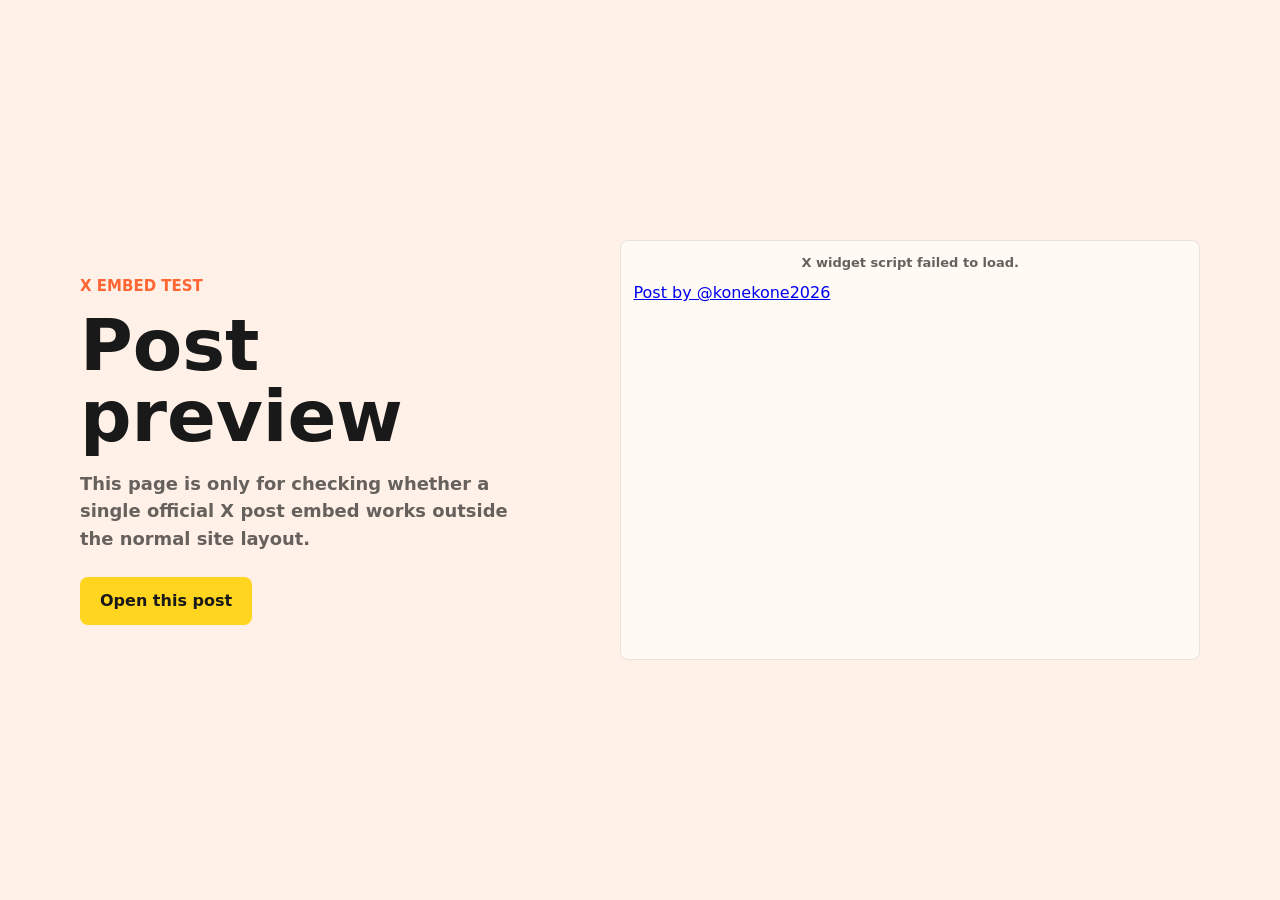
<file: cat-gatekeeper/extension/x-test/index.html>
<!doctype html>
<html lang="en">
<head>
  <meta charset="utf-8">
  <meta name="viewport" content="width=device-width, initial-scale=1">
  <meta name="robots" content="noindex">
  <title>X Post Embed Test - Cat Gatekeeper</title>
  <link rel="icon" href="../../assets/favicon-cat-32.png" sizes="32x32" type="image/png">
  <style>
    :root {
      --ink: #191919;
      --muted: #66615d;
      --paper: #fffaf4;
      --warm-band: #fff1e8;
      --orange: #ff6633;
      --coffee: #ffd51f;
    }

    * {
      box-sizing: border-box;
    }

    body {
      margin: 0;
      color: var(--ink);
      background: var(--warm-band);
      font-family: Inter, ui-sans-serif, system-ui, -apple-system, BlinkMacSystemFont, "Segoe UI", sans-serif;
    }

    main {
      display: grid;
      grid-template-columns: minmax(280px, 0.8fr) minmax(320px, 1fr);
      align-items: center;
      gap: clamp(28px, 6vw, 84px);
      width: min(100% - 40px, 1120px);
      min-height: 100vh;
      margin: 0 auto;
      padding: clamp(44px, 7vw, 88px) 0;
    }

    .kicker {
      margin: 0 0 12px;
      color: var(--orange);
      font-size: 15px;
      font-weight: 900;
      letter-spacing: 0;
      text-transform: uppercase;
    }

    h1 {
      margin: 0;
      font-size: clamp(42px, 6vw, 72px);
      line-height: 0.98;
      letter-spacing: 0;
    }

    p {
      margin: 18px 0 0;
      color: var(--muted);
      font-size: clamp(17px, 1.4vw, 20px);
      font-weight: 650;
      line-height: 1.55;
    }

    .button {
      display: inline-flex;
      align-items: center;
      justify-content: center;
      min-height: 48px;
      margin-top: 24px;
      padding: 0 20px;
      border-radius: 8px;
      color: var(--ink);
      background: var(--coffee);
      font-weight: 850;
      text-decoration: none;
    }

    .post-shell {
      min-height: 420px;
      padding: 12px;
      border: 1px solid rgba(25, 25, 25, 0.1);
      border-radius: 8px;
      background: var(--paper);
    }

    .status {
      min-height: 20px;
      margin: 0 0 10px;
      color: var(--muted);
      font-size: 13px;
      font-weight: 750;
      text-align: center;
    }

    .post-shell iframe {
      border-radius: 8px;
    }

    .post-shell .twitter-tweet {
      margin: 0 auto;
    }

    @media (max-width: 780px) {
      main {
        grid-template-columns: 1fr;
        align-items: start;
      }

      h1 {
        font-size: clamp(38px, 11vw, 52px);
      }

      .post-shell {
        min-height: 420px;
      }
    }
  </style>
</head>
<body>
  <main>
    <section aria-labelledby="test-title">
      <p class="kicker">X Embed Test</p>
      <h1 id="test-title">Post preview</h1>
      <p>This page is only for checking whether a single official X post embed works outside the normal site layout.</p>
      <a class="button" href="https://x.com/konekone2026/status/2048215520965709940" target="_blank" rel="noopener">Open this post</a>
    </section>

    <section class="post-shell" aria-label="Embedded X post from @konekone2026">
      <p class="status" id="x-status">Loading X widget script...</p>
      <blockquote class="twitter-tweet" data-dnt="true" data-theme="light">
        <a href="https://x.com/konekone2026/status/2048215520965709940?ref_src=twsrc%5Etfw">Post by @konekone2026</a>
      </blockquote>
    </section>
  </main>

  <script>
    window.__xWidgetLoaded = function () {
      var status = document.getElementById("x-status");
      if (status) status.textContent = "X widget script loaded. Rendering post...";
      if (window.twttr && window.twttr.widgets) {
        window.twttr.widgets.load().then(function () {
          if (status) status.textContent = "Render request completed.";
        });
      }
    };
  </script>
  <script async src="https://platform.twitter.com/widgets.js" charset="utf-8" onload="window.__xWidgetLoaded()" onerror="document.getElementById('x-status').textContent='X widget script failed to load.'"></script>
</body>
</html>
</file>
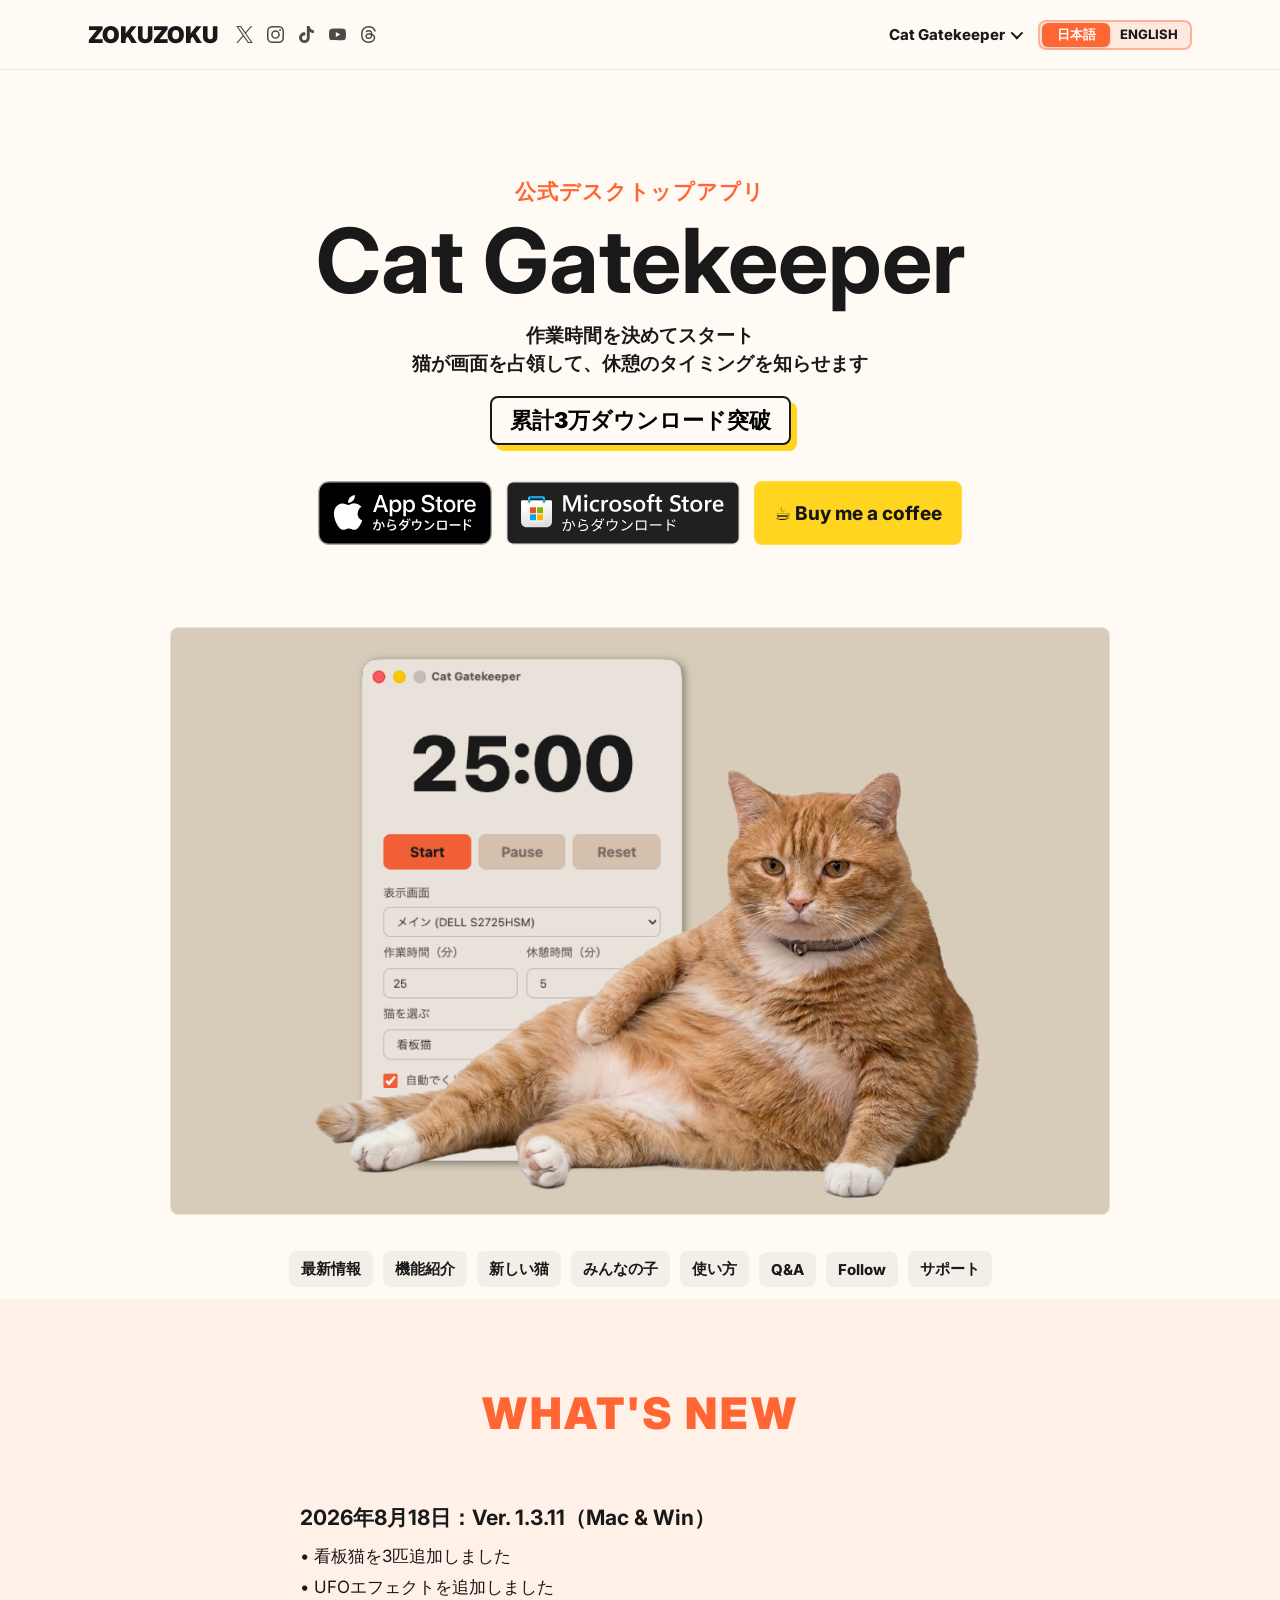
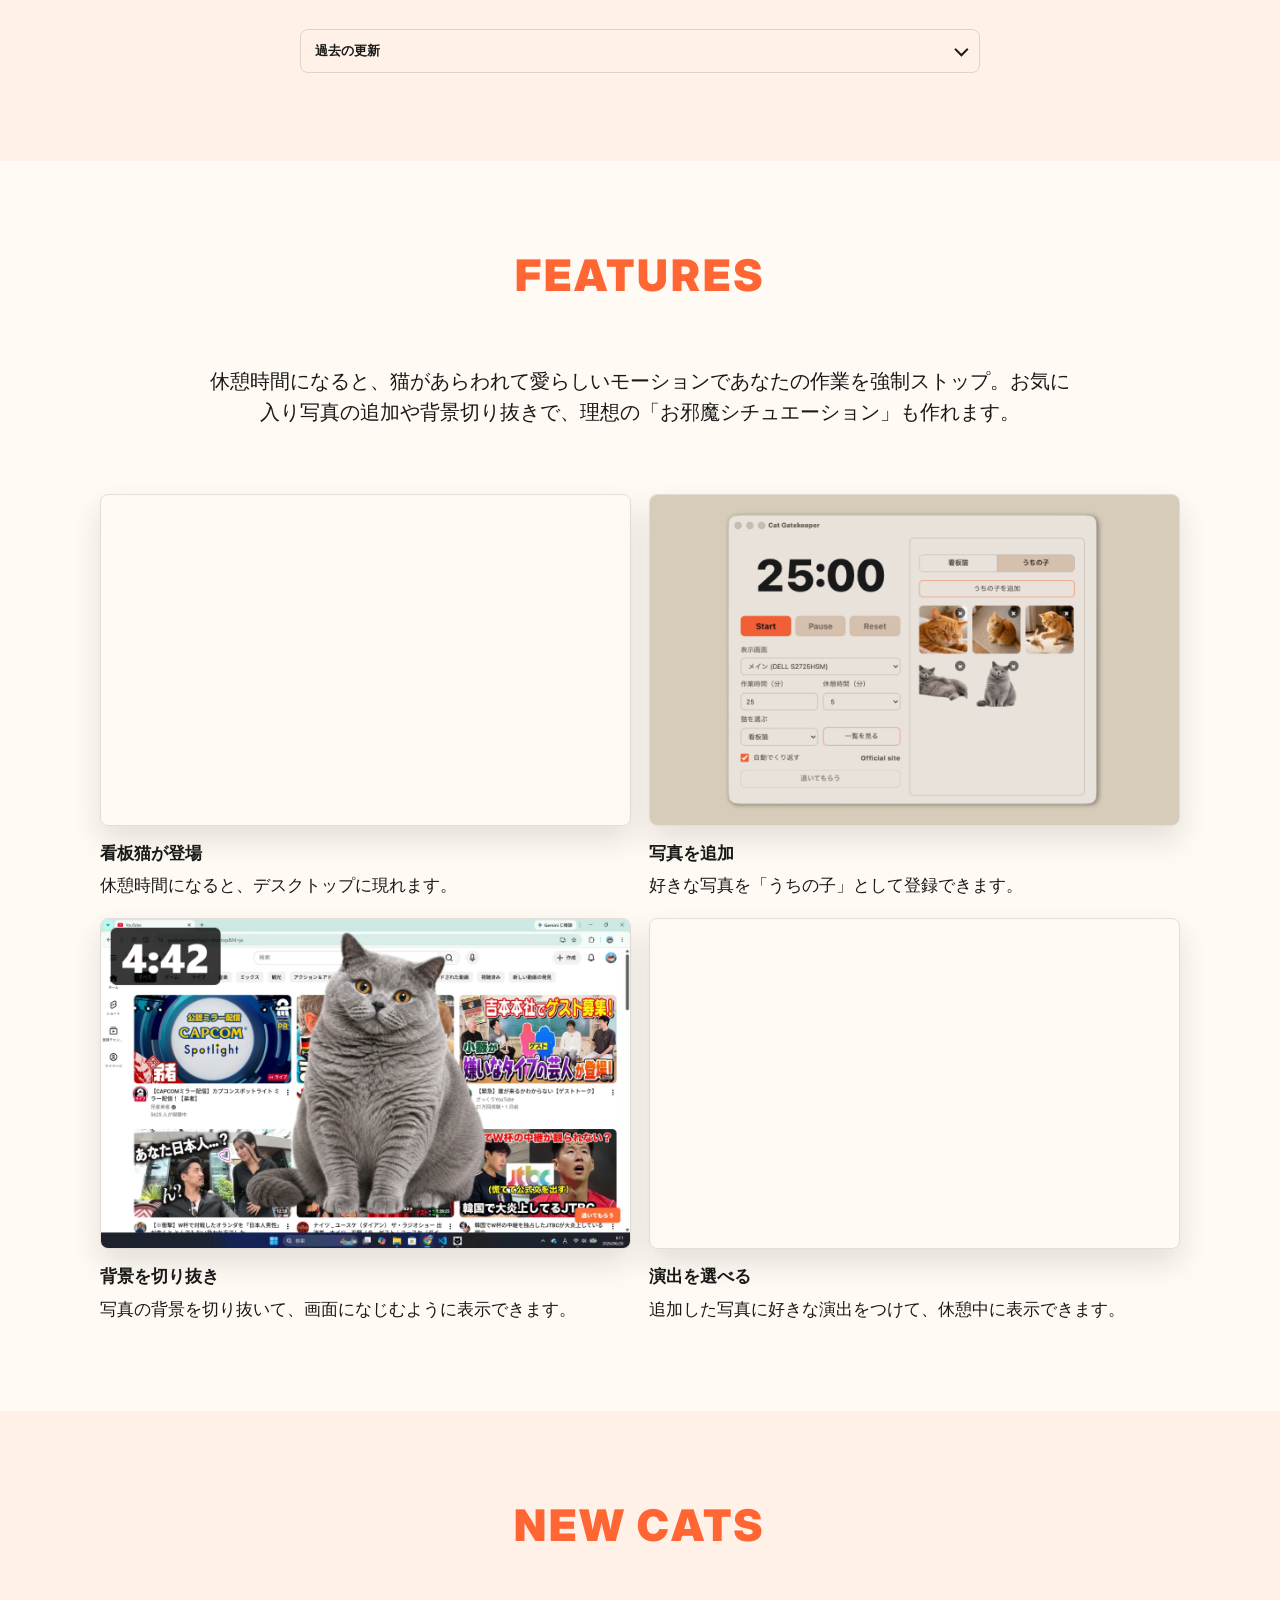
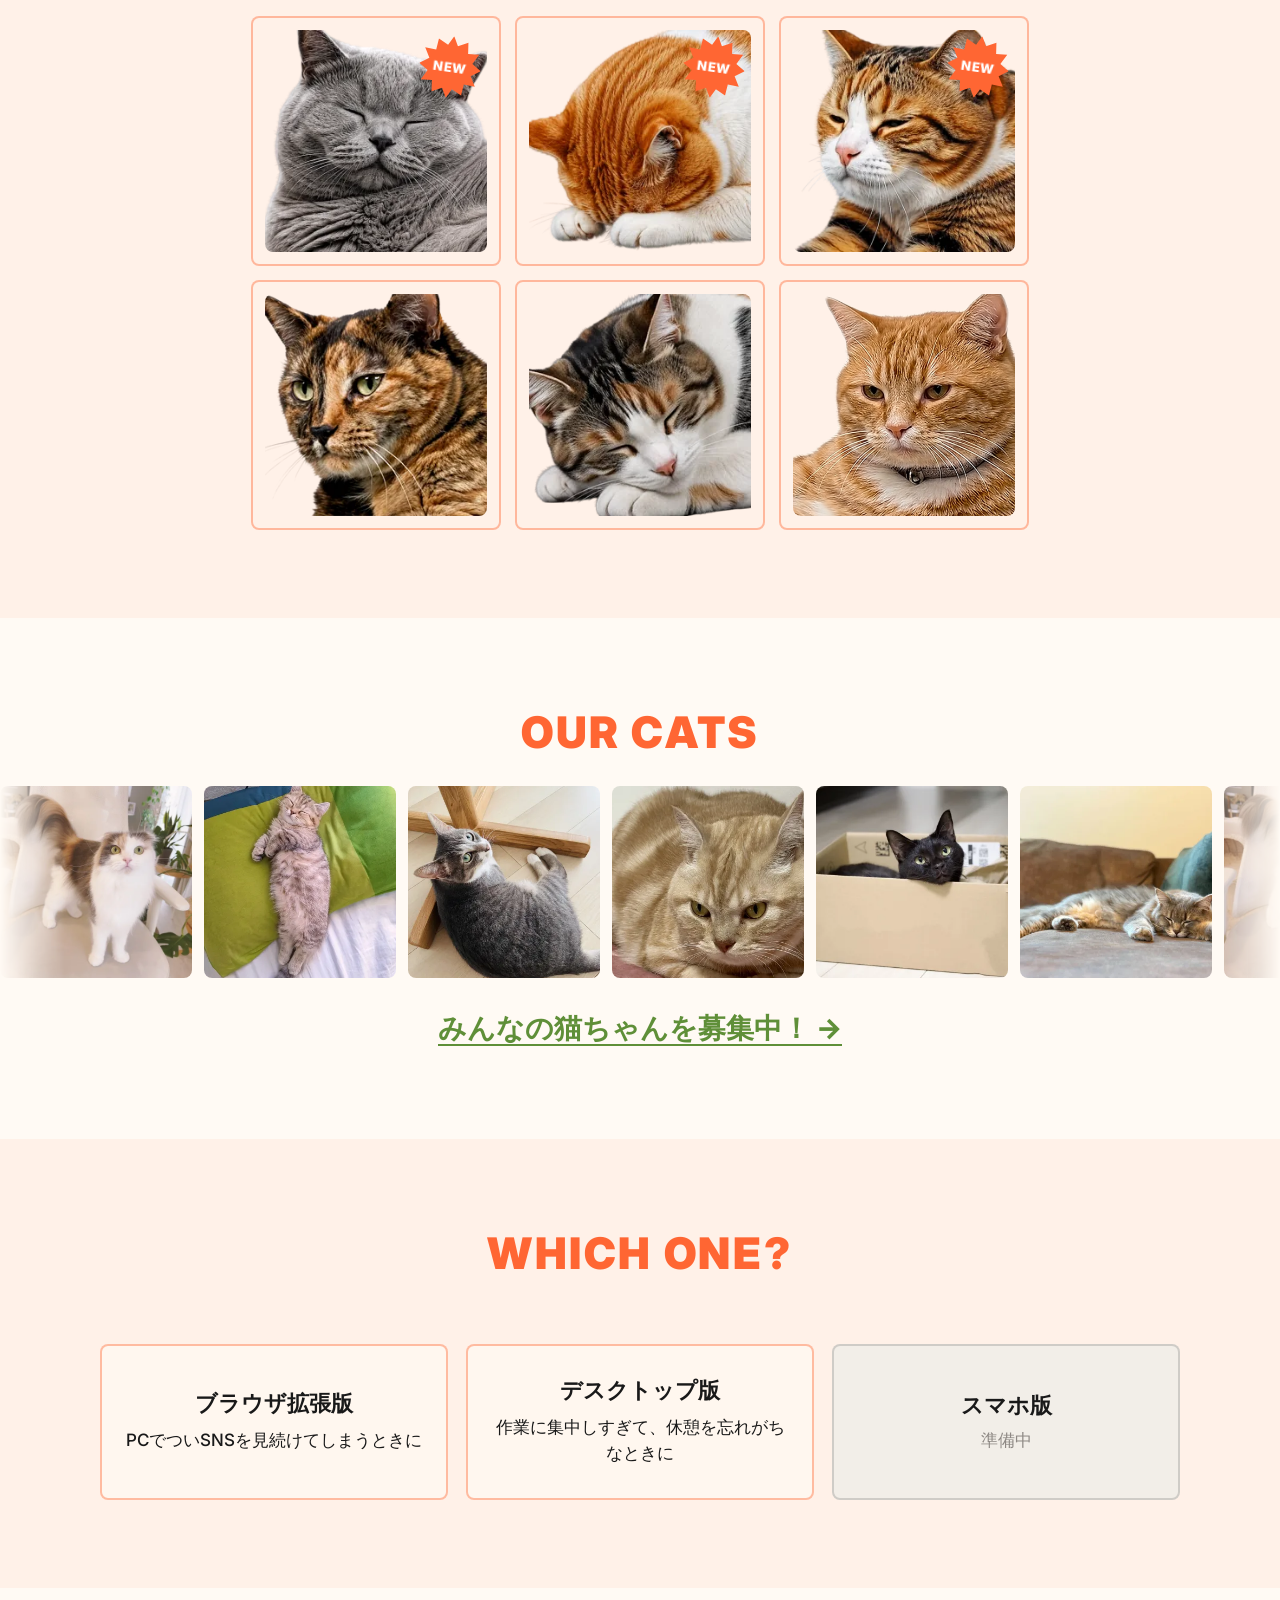
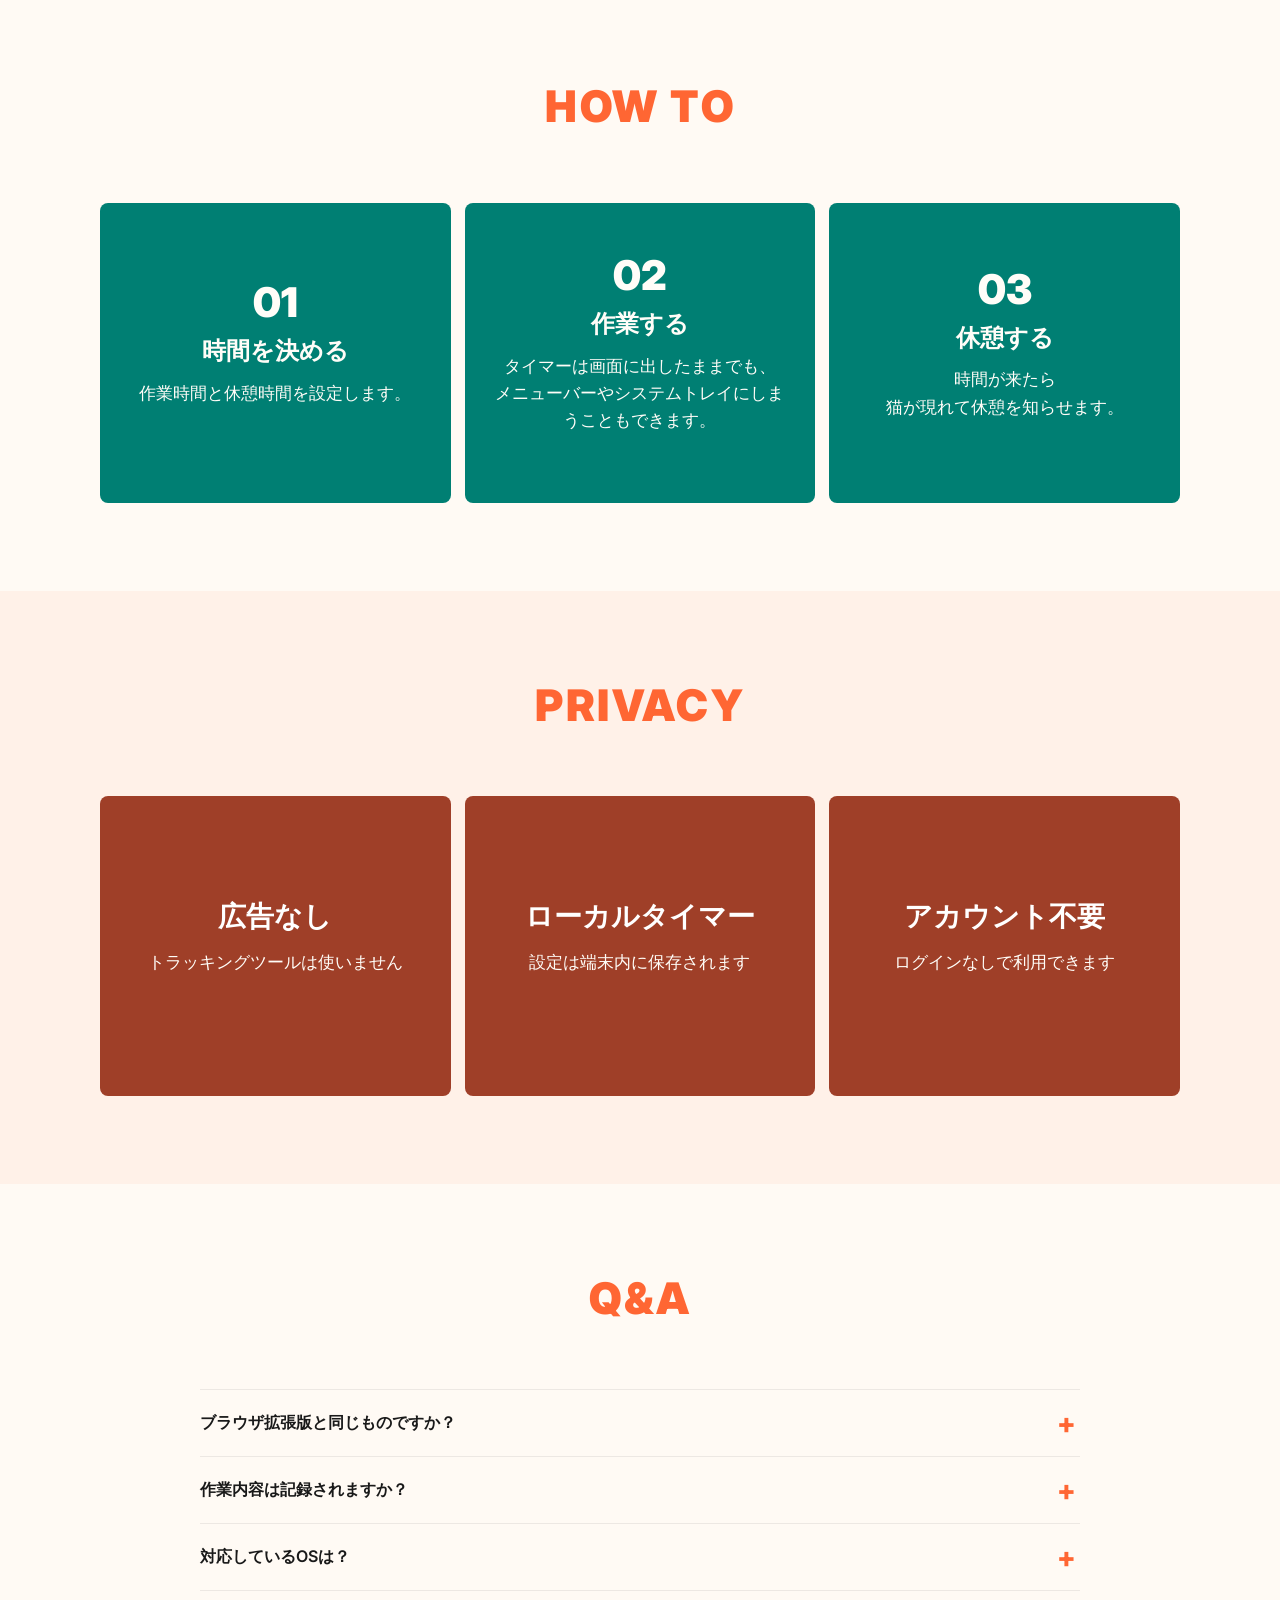
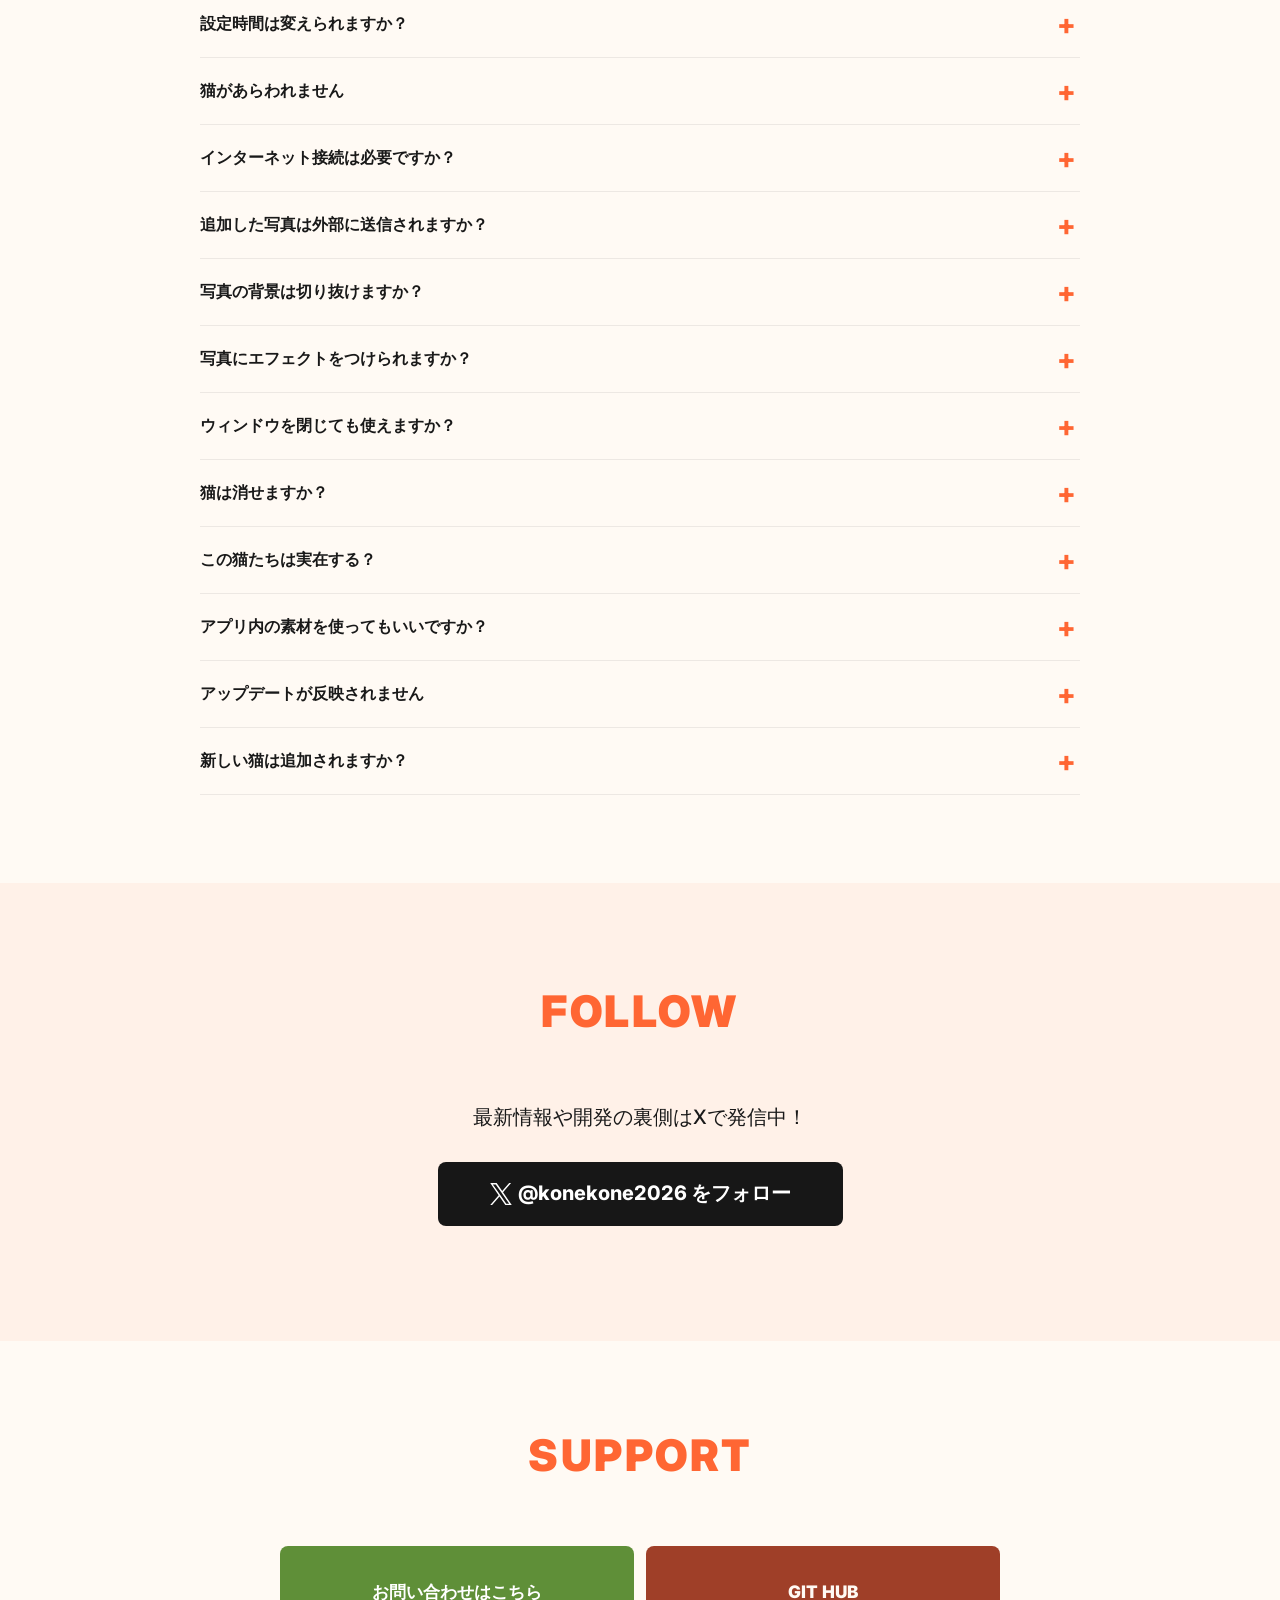
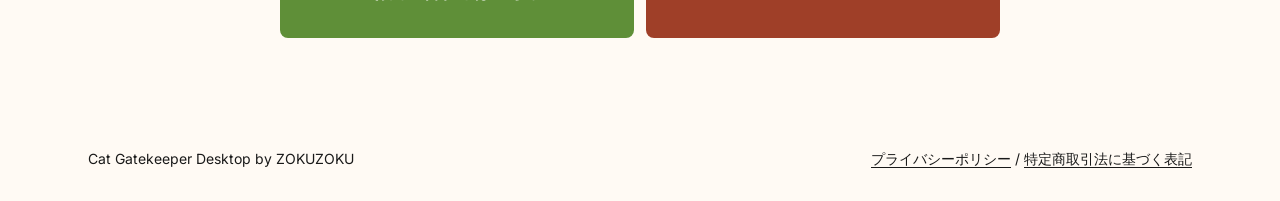
<file: ja/cat-gatekeeper/desktop/index.html>
<!doctype html>
<html lang="ja">
<head>
  <meta charset="utf-8">
  <meta name="viewport" content="width=device-width, initial-scale=1">
  <title>Cat Gatekeeper Desktop - 公式デスクトップアプリ</title>
  <meta name="description" content="Cat Gatekeeper Desktopは、作業時間が過ぎたら猫が休憩を促す公式デスクトップアプリです。">
  <meta name="robots" content="index, follow">
  <link rel="canonical" href="https://zokuzoku.github.io/ja/cat-gatekeeper/desktop/">
  <link rel="alternate" hreflang="en" href="https://zokuzoku.github.io/cat-gatekeeper/desktop/">
  <link rel="alternate" hreflang="ja" href="https://zokuzoku.github.io/ja/cat-gatekeeper/desktop/">
  <link rel="alternate" hreflang="x-default" href="https://zokuzoku.github.io/cat-gatekeeper/desktop/">
  <meta property="og:title" content="Cat Gatekeeper Desktop">
  <meta property="og:description" content="作業時間が過ぎたら、猫が画面に現れて休憩を促します。">
  <meta property="og:type" content="website">
  <meta property="og:url" content="https://zokuzoku.github.io/ja/cat-gatekeeper/desktop/">
  <meta property="og:image" content="https://zokuzoku.github.io/cat-gatekeeper/assets/og-cat-icon.png">
  <meta name="twitter:card" content="summary">
  <meta name="twitter:title" content="Cat Gatekeeper Desktop">
  <meta name="twitter:description" content="作業時間が過ぎたら、猫が画面に現れて休憩を促します。">
  <meta name="twitter:image" content="https://zokuzoku.github.io/cat-gatekeeper/assets/og-cat-icon.png">
  <link rel="icon" href="https://zokuzoku.github.io/cat-gatekeeper/assets/favicon-cat-48.png" sizes="48x48" type="image/png">
  <link rel="icon" href="https://zokuzoku.github.io/cat-gatekeeper/assets/favicon-cat-32.png" sizes="32x32" type="image/png">
  <link rel="icon" href="https://zokuzoku.github.io/cat-gatekeeper/assets/favicon-cat-16.png" sizes="16x16" type="image/png">
  <link rel="shortcut icon" href="../../../cat-gatekeeper/assets/favicon-cat-32.png" type="image/png">
  <link rel="apple-touch-icon" href="../../../cat-gatekeeper/assets/apple-touch-cat.png">
  <link rel="stylesheet" href="../../../cat-gatekeeper/site.css?v=226">
</head>
<body class="desktop-page">
  <header class="site-header" aria-label="サイトヘッダー">
    <div class="header-brand">
      <a class="brand" href="/ja/cat-gatekeeper/" aria-label="ZOKUZOKU">ZOKUZOKU</a>
      <div class="social-links" aria-label="SNSリンク">
        <a href="https://x.com/konekone2026" aria-label="X"><img src="/assets/social/x.svg" alt=""></a>
        <a href="https://www.instagram.com/zokuzoku2016" aria-label="Instagram"><img src="/assets/social/instagram.svg" alt=""></a>
        <a href="https://www.tiktok.com/@zokuzoku30" aria-label="TikTok"><img src="/assets/social/tiktok.svg" alt=""></a>
        <a href="https://www.youtube.com/@zokuzoku2016" aria-label="YouTube"><img src="/assets/social/youtube.svg" alt=""></a>
        <a href="https://www.threads.com/@zokuzoku2016" aria-label="Threads"><img src="/assets/social/threads.svg" alt=""></a>
      </div>
    </div>
    <nav aria-label="メインナビゲーション">
      <details class="product-menu">
        <summary>Cat Gatekeeper</summary>
        <div>
          <a href="/ja/cat-gatekeeper/">トップ</a>
          <a href="/ja/cat-gatekeeper/extension/">ブラウザ拡張版</a>
          <a href="/ja/cat-gatekeeper/desktop/" aria-current="page">デスクトップ版</a>
          <span aria-disabled="true">スマホ版（準備中）</span>
        </div>
      </details>
      <span class="language-switch" aria-label="言語切り替え">
        <a href="/ja/cat-gatekeeper/desktop/" lang="ja" aria-current="page">日本語</a>
        <span aria-hidden="true">/</span>
        <a href="/cat-gatekeeper/desktop/" lang="en">ENGLISH</a>
      </span>
    </nav>
  </header>

  <main id="top">
    <section class="desktop-hero" aria-labelledby="desktop-title">
      <div class="desktop-hero-copy">
        <p class="eyebrow">公式デスクトップアプリ</p>
        <h1 id="desktop-title">Cat Gatekeeper</h1>
        <p class="desktop-hero-lead">
          作業時間を決めてスタート<br>
          猫が画面を占領して、休憩のタイミングを知らせます
        </p>
        <p class="desktop-download-milestone">累計3万ダウンロード突破</p>
        <div class="actions store-badges" aria-label="ダウンロードリンク">
          <a class="store-badge" href="https://apps.apple.com/jp/app/cat-gatekeeper/id6767100971?mt=12">
            <img src="../../../cat-gatekeeper/assets/badges/appstore-jp.svg" alt="App Storeからダウンロード">
          </a>
          <a class="store-badge" href="https://apps.microsoft.com/detail/9PFL2GMH6CZ8">
            <img src="../../../cat-gatekeeper/assets/badges/msstore-ja-dark.svg" alt="Microsoft Storeから入手">
          </a>
          <a class="button secondary" href="https://buymeacoffee.com/zokuzoku2026">☕ Buy me a coffee</a>
        </div>
      </div>
    </section>

    <section class="desktop-preview-section" id="preview" aria-label="Cat Gatekeeper Desktopのスクリーンショット">
      <div class="store-preview-gallery store-preview-single">
        <img src="../../../cat-gatekeeper/assets/ja.mac.png" alt="Cat Gatekeeper Desktop Mac版のタイマー設定画面">
      </div>
    </section>

    <nav class="page-nav" aria-label="Cat Gatekeeper Desktopページ内ナビゲーション">
      <a href="#notice">最新情報</a>
      <a href="#custom-cat-feature">機能紹介</a>
      <a class="nav-optional" href="#new-cats">新しい猫</a>
      <a class="nav-optional" href="#community-cats">みんなの子</a>
      <a href="#how-it-works">使い方</a>
      <a href="#faq">Q&amp;A</a>
      <a href="#follow">Follow</a>
      <a href="#support">サポート</a>
    </nav>

    <section class="notice" id="notice" aria-labelledby="notice-title">
      <div class="section-inner">
      <p class="section-kicker" id="notice-title">WHAT'S NEW</p>
      <article class="notice-item notice-item-current">
        <h2>2026年8月18日：Ver. 1.3.11（Mac &amp; Win）</h2>
        <div class="notice-notes">
          <p>• 看板猫を3匹追加しました</p>
          <p>• UFOエフェクトを追加しました</p>
        </div>
      </article>
      <details class="notice-history">
        <summary>過去の更新</summary>
        <article class="notice-item">
          <h3>2026年8月5日：Ver. 1.3.9（Mac &amp; Win）</h3>
          <div class="notice-notes">
            <p>• 3匹目の看板猫を追加しました。</p>
            <p>• 「うちの子」に「虹」のモーションを追加しました。</p>
            <p>• 看板猫のプレビューを改善しました。</p>
            <p>• 「みんなの子」で、まだ会っていない猫を優先表示するようにしました。</p>
            <p>• 表示やデータ保存に関する不具合を修正し、安定性を向上しました。</p>
          </div>
        </article>
        <article class="notice-item">
          <h3>2026年8月1日：Ver. 1.3.7（Mac）/ Ver. 1.3.6（Win）</h3>
          <div class="notice-notes">
            <p>• Intel搭載Macに対応しました。</p>
            <p>• 新しいモーション「宇宙猫」を追加しました。</p>
            <p>• モーションを再生して確認できるボタンを追加しました。</p>
            <p>• 「みんなの子」に新しく追加された猫が早く登場するようにしました。</p>
          </div>
        </article>
        <article class="notice-item">
          <h3>2026年7月29日：アップデート情報</h3>
          <div class="notice-notes">
            <p>• 看板猫に新しい猫を追加しました。</p>
          </div>
        </article>
        <article class="notice-item">
          <h3>2026年7月10日：アップデート情報</h3>
          <div class="notice-notes">
            <p>• 「みんなの子」が仲間入りしました。世界中の猫ちゃんが休憩を知らせてくれます。</p>
            <p>• メニューバー常駐機能を追加しました。ウィンドウを閉じてもメニューバーから使えます。</p>
          </div>
        </article>
        <article class="notice-item">
          <h3>2026年6月20日：アップデート情報</h3>
          <div class="notice-notes">
            <p>• 好きな写真を追加できるようになりました</p>
            <p>• 追加した写真の背景を切り抜けるようになりました</p>
            <p>• モーション機能を追加しました</p>
            <p>• メニュー画面の表示や動作を改善しました</p>
            <p>• 休憩中にDockのアイコン表示が不安定になることがある問題を修正しました（Mac）</p>
            <p>• カウント停止中の終了後、メニューが表示されないことがある問題を修正しました（Mac）</p>
          </div>
        </article>
        <article class="notice-item">
          <h3>2026年5月24日：デスクトップ版をリリースしました！</h3>
          <div class="notice-notes">
            <p>Cat Gatekeeper DesktopをWindows版・Mac版の両方でリリースしました。</p>
          </div>
        </article>
        <article class="notice-item">
          <h3>2026年5月1日：公式サイト公開</h3>
          <div class="notice-notes">
            <p>Cat Gatekeeperの公式サイトを公開しました。</p>
          </div>
        </article>
      </details>
      </div>
    </section>

    <section class="section custom-cat-feature" id="custom-cat-feature" aria-labelledby="custom-cat-feature-title">
      <div class="section-inner">
        <div class="section-heading">
          <p class="section-kicker">FEATURES</p>
          <h2 id="custom-cat-feature-title" class="visually-hidden">新機能紹介</h2>
          <p class="section-body">休憩時間になると、猫があらわれて愛らしいモーションであなたの作業を強制ストップ。お気に入り写真の追加や背景切り抜きで、理想の「お邪魔シチュエーション」も作れます。</p>
        </div>
        <div class="custom-cat-feature-grid" aria-label="機能紹介">
          <article class="custom-cat-feature-card">
            <video src="../../../cat-gatekeeper/assets/feature-cat-appears.mp4" autoplay muted loop playsinline webkit-playsinline preload="auto" aria-label="看板猫が休憩中に登場する動画"></video>
            <h3>看板猫が登場</h3>
            <p>休憩時間になると、デスクトップに現れます。</p>
          </article>
          <article class="custom-cat-feature-card">
            <img src="../../../cat-gatekeeper/assets/ja.mac2.png" alt="うちの子写真を追加する画面">
            <h3>写真を追加</h3>
            <p>好きな写真を「うちの子」として登録できます。</p>
          </article>
          <article class="custom-cat-feature-card">
            <img src="../../../cat-gatekeeper/assets/feature-background-removal.webp" alt="背景を切り抜いた猫写真の表示例" loading="lazy">
            <h3>背景を切り抜き</h3>
            <p>写真の背景を切り抜いて、画面になじむように表示できます。</p>
          </article>
          <article class="custom-cat-feature-card">
            <video src="../../../cat-gatekeeper/assets/feature-motion.mp4" autoplay muted loop playsinline webkit-playsinline preload="auto" aria-label="演出を選べる機能の表示例"></video>
            <h3>演出を選べる</h3>
            <p>追加した写真に好きな演出をつけて、休憩中に表示できます。</p>
          </article>
        </div>
      </div>
    </section>

    <section class="section cat-gallery" id="new-cats" aria-labelledby="cats-title">
      <div class="section-inner">
      <div class="section-heading">
        <p class="section-kicker">New Cats</p>
        <h2 id="cats-title" class="visually-hidden">新しい猫</h2>
      </div>
      <div class="cat-scroll" aria-label="猫一覧">
        <article class="cat-card is-new">
          <img src="../../../cat-gatekeeper/assets/cat5-thumb.webp" alt="看板猫のグレー猫">
        </article>
        <article class="cat-card is-new">
          <img src="../../../cat-gatekeeper/assets/cat4-thumb.webp" alt="看板猫の茶白">
        </article>
        <article class="cat-card is-new">
          <img src="../../../cat-gatekeeper/assets/cat3-thumb.webp" alt="看板猫のキジ三毛">
        </article>
        <article class="cat-card">
          <img src="../../../cat-gatekeeper/assets/inara-thumb.webp" alt="看板猫のINARA">
        </article>
        <article class="cat-card">
          <img src="../../../cat-gatekeeper/assets/thumb.webp" alt="眠っているキジトラの猫">
        </article>
        <article class="cat-card">
          <img src="../../../cat-gatekeeper/assets/neko1-800.png" alt="Cat Gatekeeperの猫">
        </article>
      </div>
      </div>
    </section>

    <section class="section community-cats" id="community-cats" aria-labelledby="community-cats-title">
      <div class="section-inner">
        <div class="section-heading">
          <p class="section-kicker" id="community-cats-title">OUR CATS</p>
          <h2 class="visually-hidden">みんなの子、募集中</h2>
        </div>
        <div class="community-cat-marquee" data-community-cat-marquee aria-label="みんなの子の写真">
          <div class="community-cat-track">
            <div class="community-cat-set">
              <img src="../../../cat-gatekeeper/assets/world-cats/w002.webp" alt="みんなの子「Norn」" decoding="async">
              <img src="../../../cat-gatekeeper/assets/world-cats/w006.webp" alt="みんなの子「Chima」" decoding="async">
              <img src="../../../cat-gatekeeper/assets/world-cats/w007.webp" alt="みんなの子「Hana」" decoding="async">
              <img src="../../../cat-gatekeeper/assets/world-cats/w008.webp" alt="みんなの子「David」" decoding="async">
              <img src="../../../cat-gatekeeper/assets/world-cats/w009.webp" alt="みんなの子「Sui」" decoding="async">
              <img src="../../../cat-gatekeeper/assets/world-cats/w012.webp" alt="みんなの子「Sakura」" decoding="async">
            </div>
          </div>
        </div>
        <p class="section-body community-cats-cta"><a href="/ja/cat-gatekeeper/desktop/community-guidelines/">みんなの猫ちゃんを募集中！ →</a></p>
      </div>
    </section>

    <section class="section desktop-difference" id="difference" aria-labelledby="difference-title">
      <div class="section-inner">
      <div class="section-heading">
        <p class="section-kicker" id="difference-title">Which one?</p>
      </div>
      <div class="version-grid">
        <a class="version-choice" href="/ja/cat-gatekeeper/extension/">
          <span class="version-choice-title">ブラウザ拡張版</span>
          <span class="version-choice-text">PCでついSNSを見続けてしまうときに</span>
        </a>
        <a class="version-choice" href="#top">
          <span class="version-choice-title">デスクトップ版</span>
          <span class="version-choice-text">作業に集中しすぎて、休憩を忘れがちなときに</span>
        </a>
        <div class="version-choice is-disabled" aria-disabled="true">
          <span class="version-choice-title">スマホ版</span>
          <span class="version-choice-note">準備中</span>
        </div>
      </div>
      </div>
    </section>

    <section class="section" id="how-it-works" aria-labelledby="how-title">
      <div class="section-inner">
      <div class="section-heading">
        <p class="section-kicker" id="how-title">HOW TO</p>
      </div>
      <div class="steps">
        <article>
          <span>01</span>
          <h3>時間を決める</h3>
          <p>作業時間と休憩時間を設定します。</p>
        </article>
        <article>
          <span>02</span>
          <h3>作業する</h3>
          <p>タイマーは画面に出したままでも、<br>メニューバーやシステムトレイにしまうこともできます。</p>
        </article>
        <article>
          <span>03</span>
          <h3>休憩する</h3>
          <p>時間が来たら<br>猫が現れて休憩を知らせます。</p>
        </article>
      </div>
      </div>
    </section>

    <section class="section" id="privacy" aria-labelledby="privacy-heading">
      <div class="section-inner">
      <div class="section-heading">
        <p class="section-kicker" id="privacy-heading">PRIVACY</p>
      </div>
      <div class="privacy-points" aria-label="プライバシーの概要">
          <div>
            <strong>広告なし</strong>
            <span>トラッキングツールは使いません</span>
          </div>
          <div>
            <strong>ローカルタイマー</strong>
            <span>設定は端末内に保存されます</span>
          </div>
          <div>
            <strong>アカウント不要</strong>
            <span>ログインなしで利用できます</span>
          </div>
        </div>
      </div>
    </section>

    <section class="section faq-section" id="faq" aria-labelledby="faq-heading">
      <div class="section-inner">
      <div class="section-heading">
        <p class="section-kicker" id="faq-heading">Q&amp;A</p>
      </div>
      <div class="faq-list">
        <details>
          <summary>ブラウザ拡張版と同じものですか？</summary>
          <p>別のアプリです。ブラウザ拡張版は指定したWebサイトの見すぎを防ぐもの、デスクトップ版はPC作業全体の休憩を促すタイマーアプリです。</p>
        </details>
        <details>
          <summary>作業内容は記録されますか？</summary>
          <p>ブラウザの閲覧履歴やアプリの使用状況、キー入力、画面の内容は記録しません。設定した作業時間と休憩時間だけに従って動作します。</p>
        </details>
        <details>
          <summary>対応しているOSは？</summary>
          <p>macOS版とWindows版で使えます。macOS版は、Appleシリコン搭載MacとIntel搭載Macの両方に対応しています。</p>
        </details>
        <details>
          <summary>設定時間は変えられますか？</summary>
          <p>メニュー画面で、猫が現れるまでの時間と休憩時間を変更できます。</p>
        </details>
        <details>
          <summary>猫があらわれません</summary>
          <p>作業時間と休憩時間を設定してから、カウントをスタートしてください。カウントが0になり休憩時間に入ると、猫が画面にあらわれます。</p>
        </details>
        <details>
          <summary>インターネット接続は必要ですか？</summary>
          <p>基本機能はオフラインで使えます。「みんなの子」や追加コンテンツの取得、アップデート情報や公式サイトの表示にはインターネット接続が必要です。</p>
        </details>
        <details>
          <summary>追加した写真は外部に送信されますか？</summary>
          <p>「うちの子」に追加した写真は端末内で処理・保存され、外部には送信されません。</p>
        </details>
        <details>
          <summary>写真の背景は切り抜けますか？</summary>
          <p>写真を追加するときに「背景を切り抜く」をオンにすると、端末内で背景を切り抜けます。背景がシンプルな写真がおすすめです。</p>
        </details>
        <details>
          <summary>写真にエフェクトをつけられますか？</summary>
          <p>「うちの子」に追加した写真へエフェクトを設定できます。追加後も「うちの子」一覧から変更できます。</p>
        </details>
        <details>
          <summary>ウィンドウを閉じても使えますか？</summary>
          <p>設定で常駐機能をオンにすると、ウィンドウを閉じても、macOSではメニューバー、Windowsではシステムトレイから使えます。</p>
        </details>
        <details>
          <summary>猫は消せますか？</summary>
          <p>アプリのメニュー、または猫が登場した画面の右下に出る「退いてもらう」ボタンから消せます。</p>
        </details>
        <details>
          <summary>この猫たちは実在する？</summary>
          <p>動画の猫は、AIの力を借りて「最高の邪魔者」になるよう一匹ずつ調整して生み出した理想の猫たちです。ぜひ、デスクの門番として可愛がってあげてください。</p>
        </details>
        <details>
          <summary>アプリ内の素材を使ってもいいですか？</summary>
          <p>Cat Gatekeeperを紹介する投稿や感想で、スクリーンショットや画面録画を掲載するのは大歓迎です。ただし、アプリに含まれる画像・動画素材を抜き出して利用したり、再配布したりすることはご遠慮ください。</p>
        </details>
        <details>
          <summary>アップデートが反映されません</summary>
          <p>自動更新がオフになっている、またはストア側の反映に時間がかかっている可能性があります。各ストアでCat Gatekeeperのページを開き、最新版へ更新できるか確認してください。</p>
        </details>
        <details>
          <summary>新しい猫は追加されますか？</summary>
          <p>今後のアップデートで追加予定です。</p>
        </details>
      </div>
      </div>
    </section>

    <section class="section compact" id="follow" aria-labelledby="follow-title">
      <div class="section-inner">
      <div class="section-heading">
        <p class="section-kicker" id="follow-title">FOLLOW</p>
        <div class="follow-cta">
          <p class="section-body">最新情報や開発の裏側はXで発信中！</p>
          <a class="button primary follow-x-button" href="https://x.com/konekone2026">
            <img src="/assets/social/x.svg" alt="" aria-hidden="true">
            @konekone2026 をフォロー
          </a>
        </div>
      </div>
      </div>
    </section>

    <section class="section compact" id="support" aria-labelledby="support-title">
      <div class="section-inner">
      <div class="section-heading">
        <p class="section-kicker" id="support-title">Support</p>
      </div>
      <div class="link-grid support-grid">
        <a href="mailto:zokuzoku.app@gmail.com">お問い合わせはこちら</a>
        <a href="https://github.com/zokuzoku/cat-gatekeeper/issues">GIT HUB</a>
      </div>
      </div>
    </section>
  </main>

  <footer class="site-footer">
    <p>Cat Gatekeeper Desktop by ZOKUZOKU</p>
    <p><a href="https://zokuzoku.github.io/privacy-policy/cat-gatekeeper/">プライバシーポリシー</a> / <a href="/ja/legal/tokushoho/">特定商取引法に基づく表記</a></p>
  </footer>
  <script src="../../../cat-gatekeeper/paw-trail.js?v=3"></script>
  <script src="../../../cat-gatekeeper/desktop-carousel.js?v=3"></script>
</body>
</html>
</file>
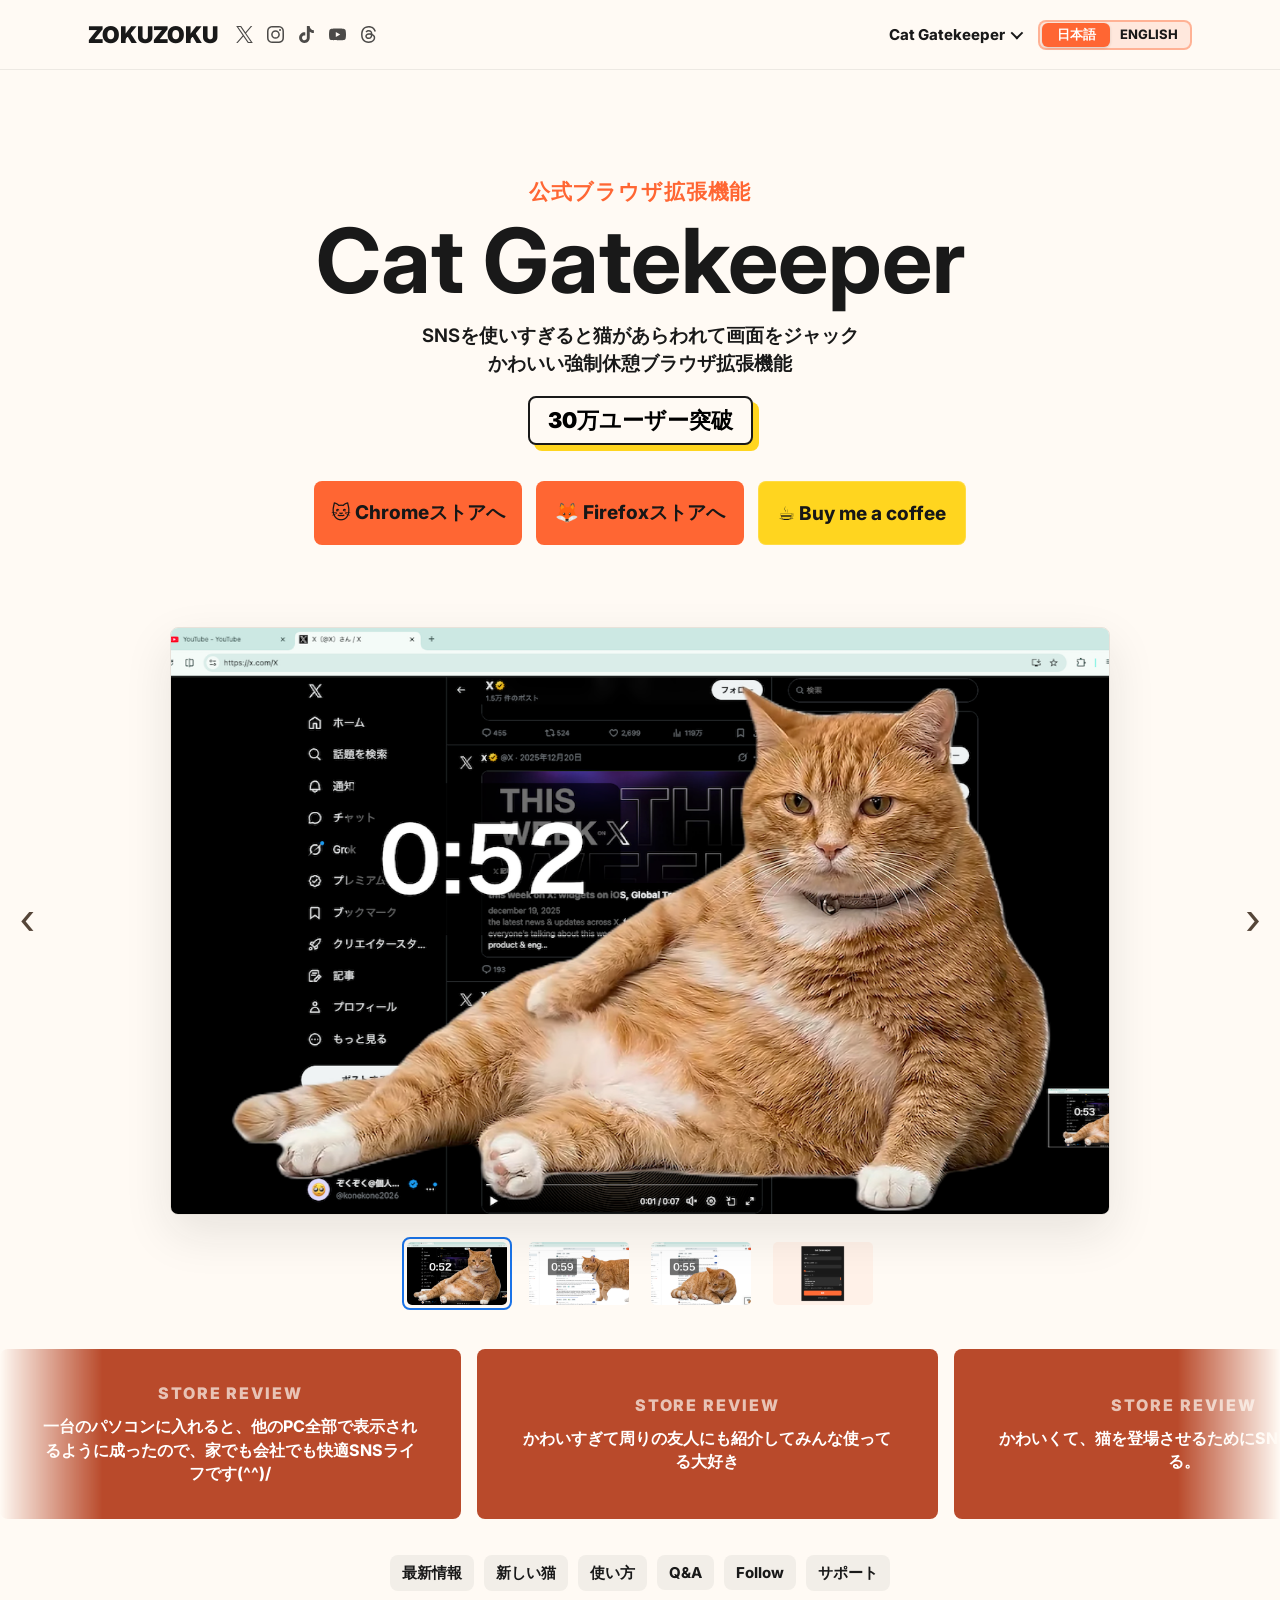
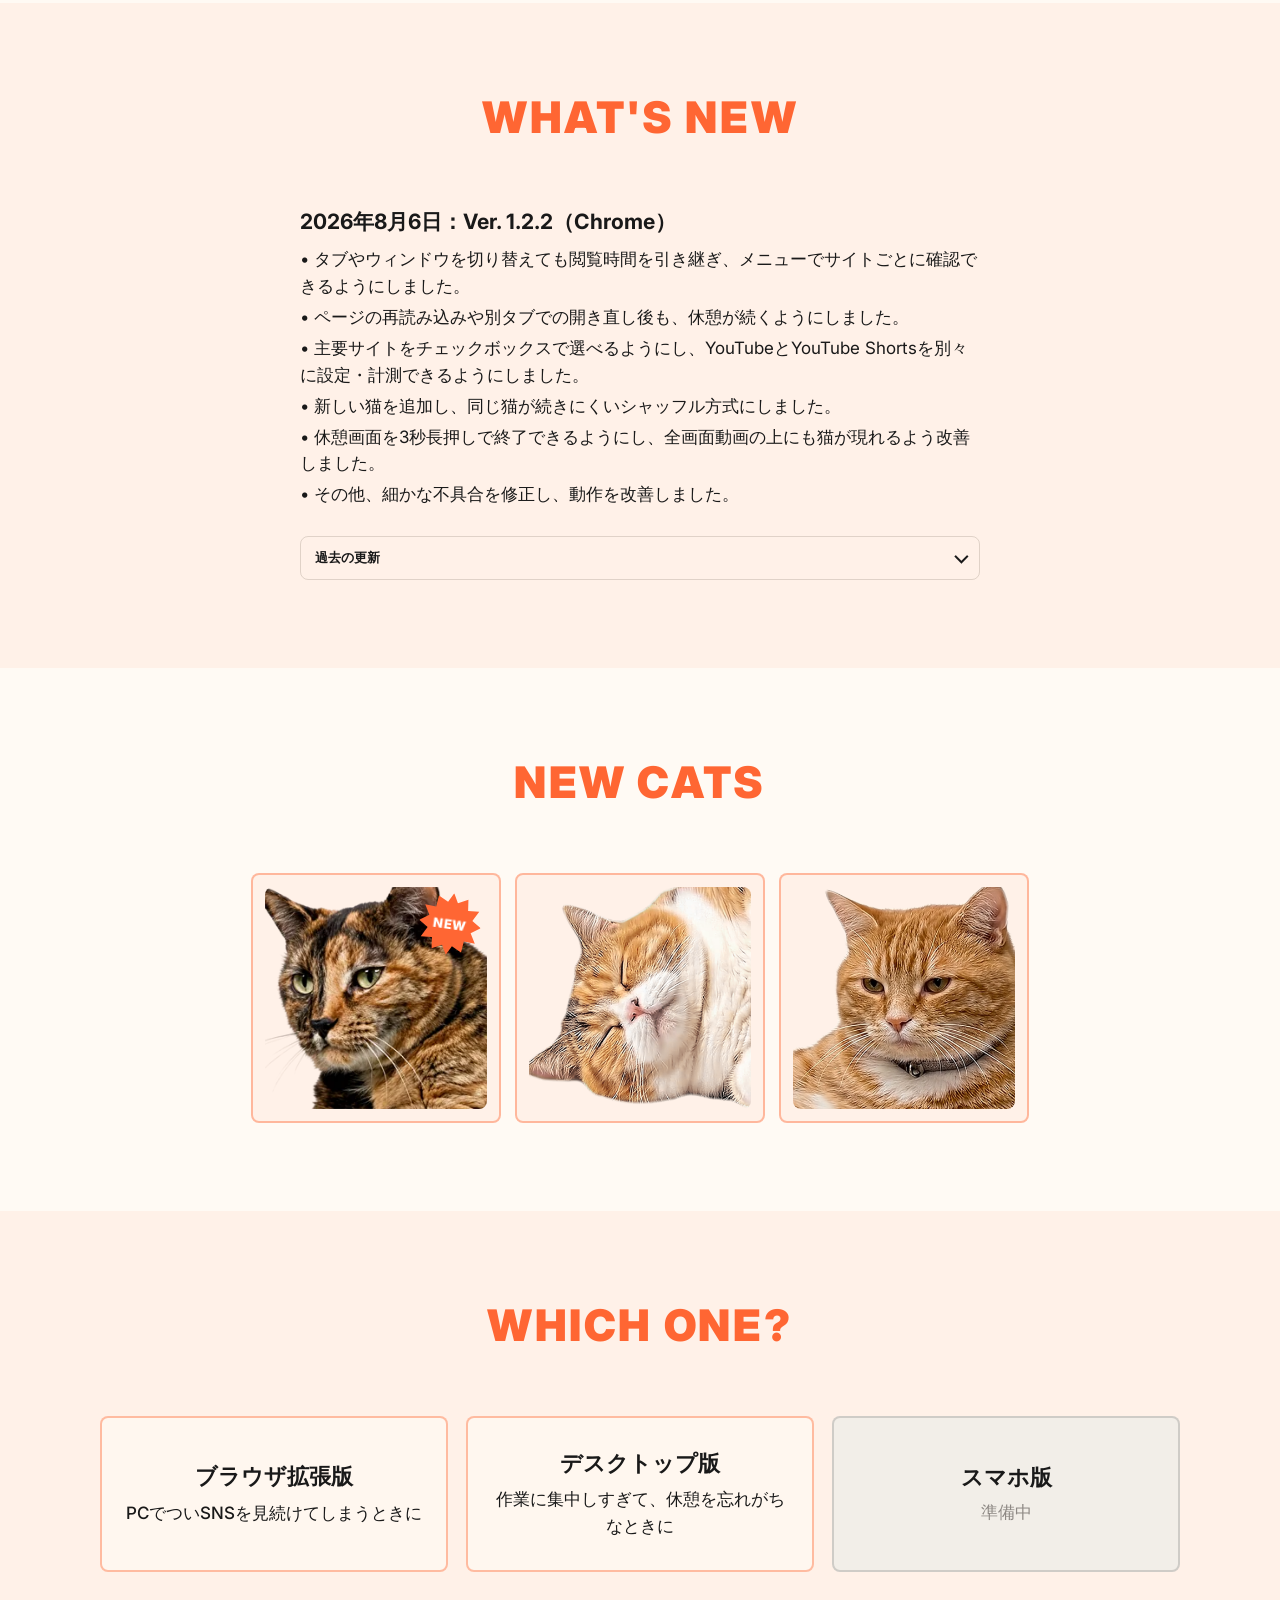
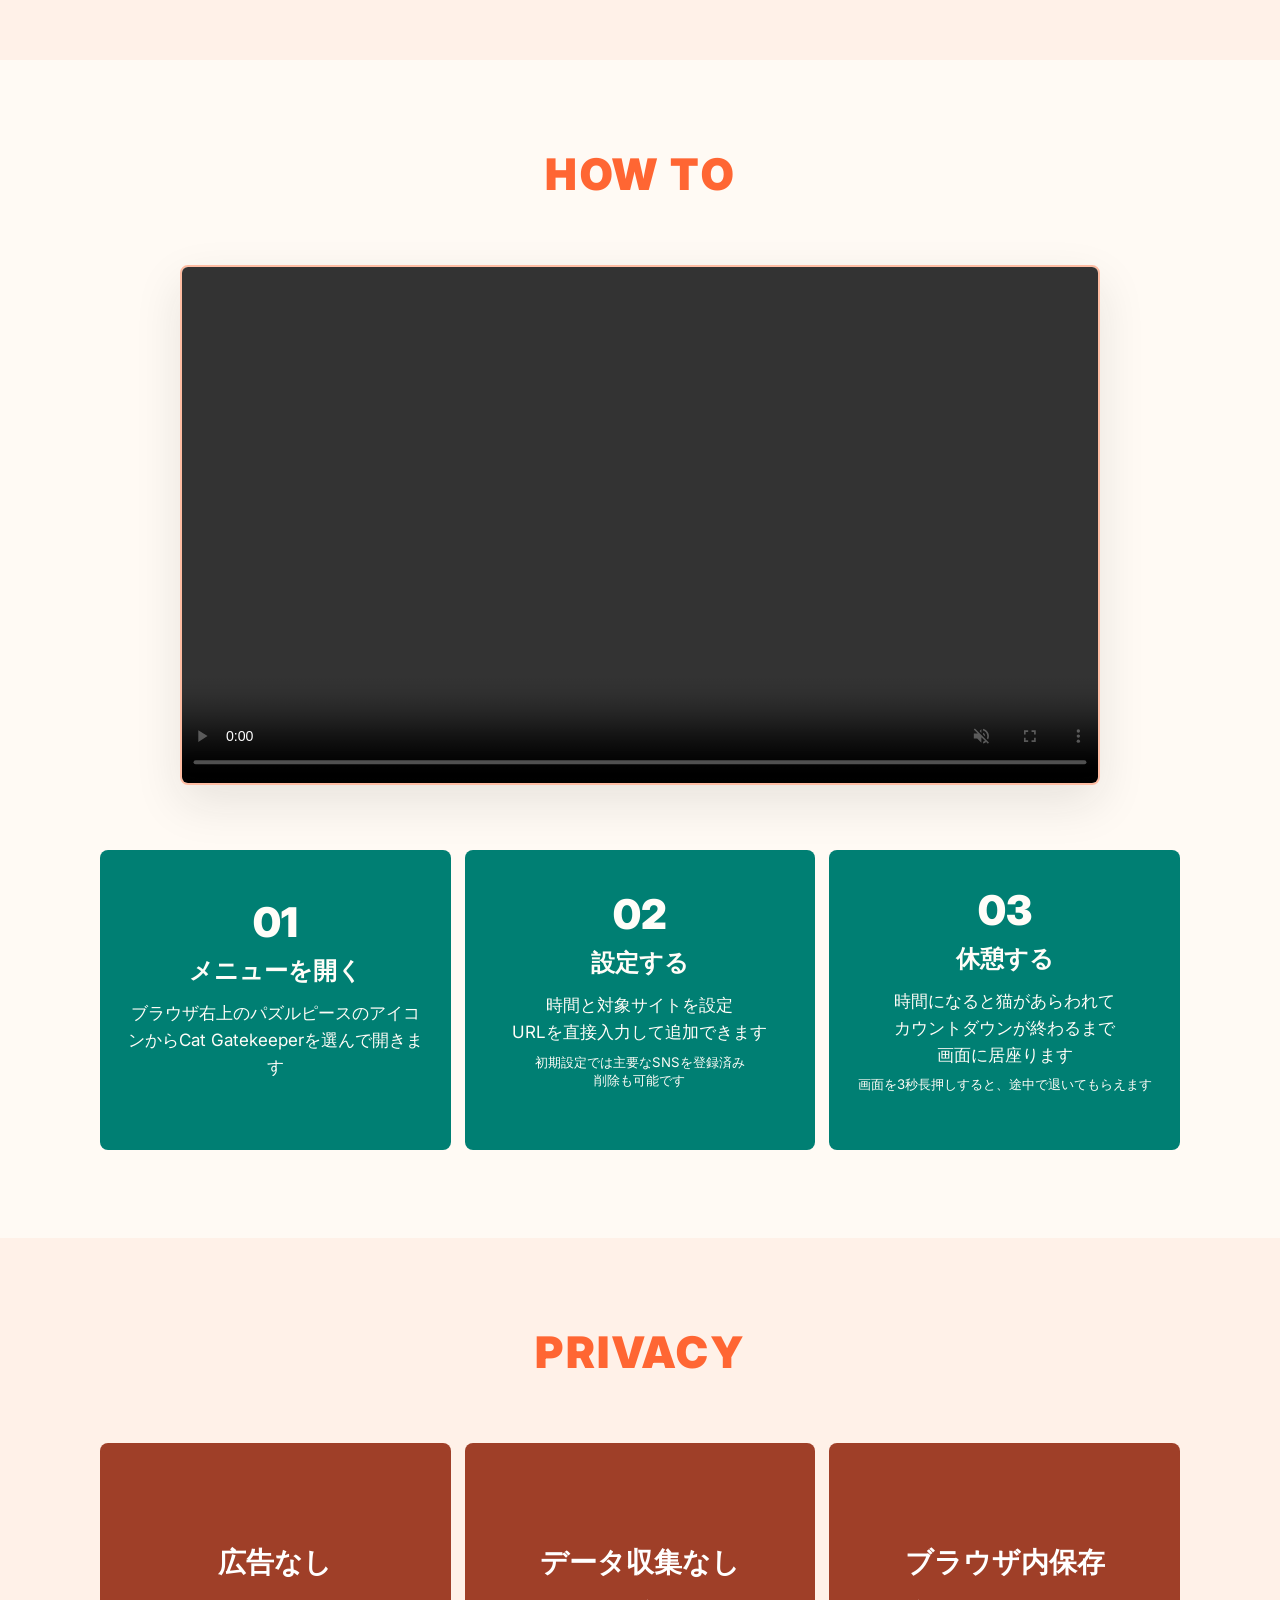
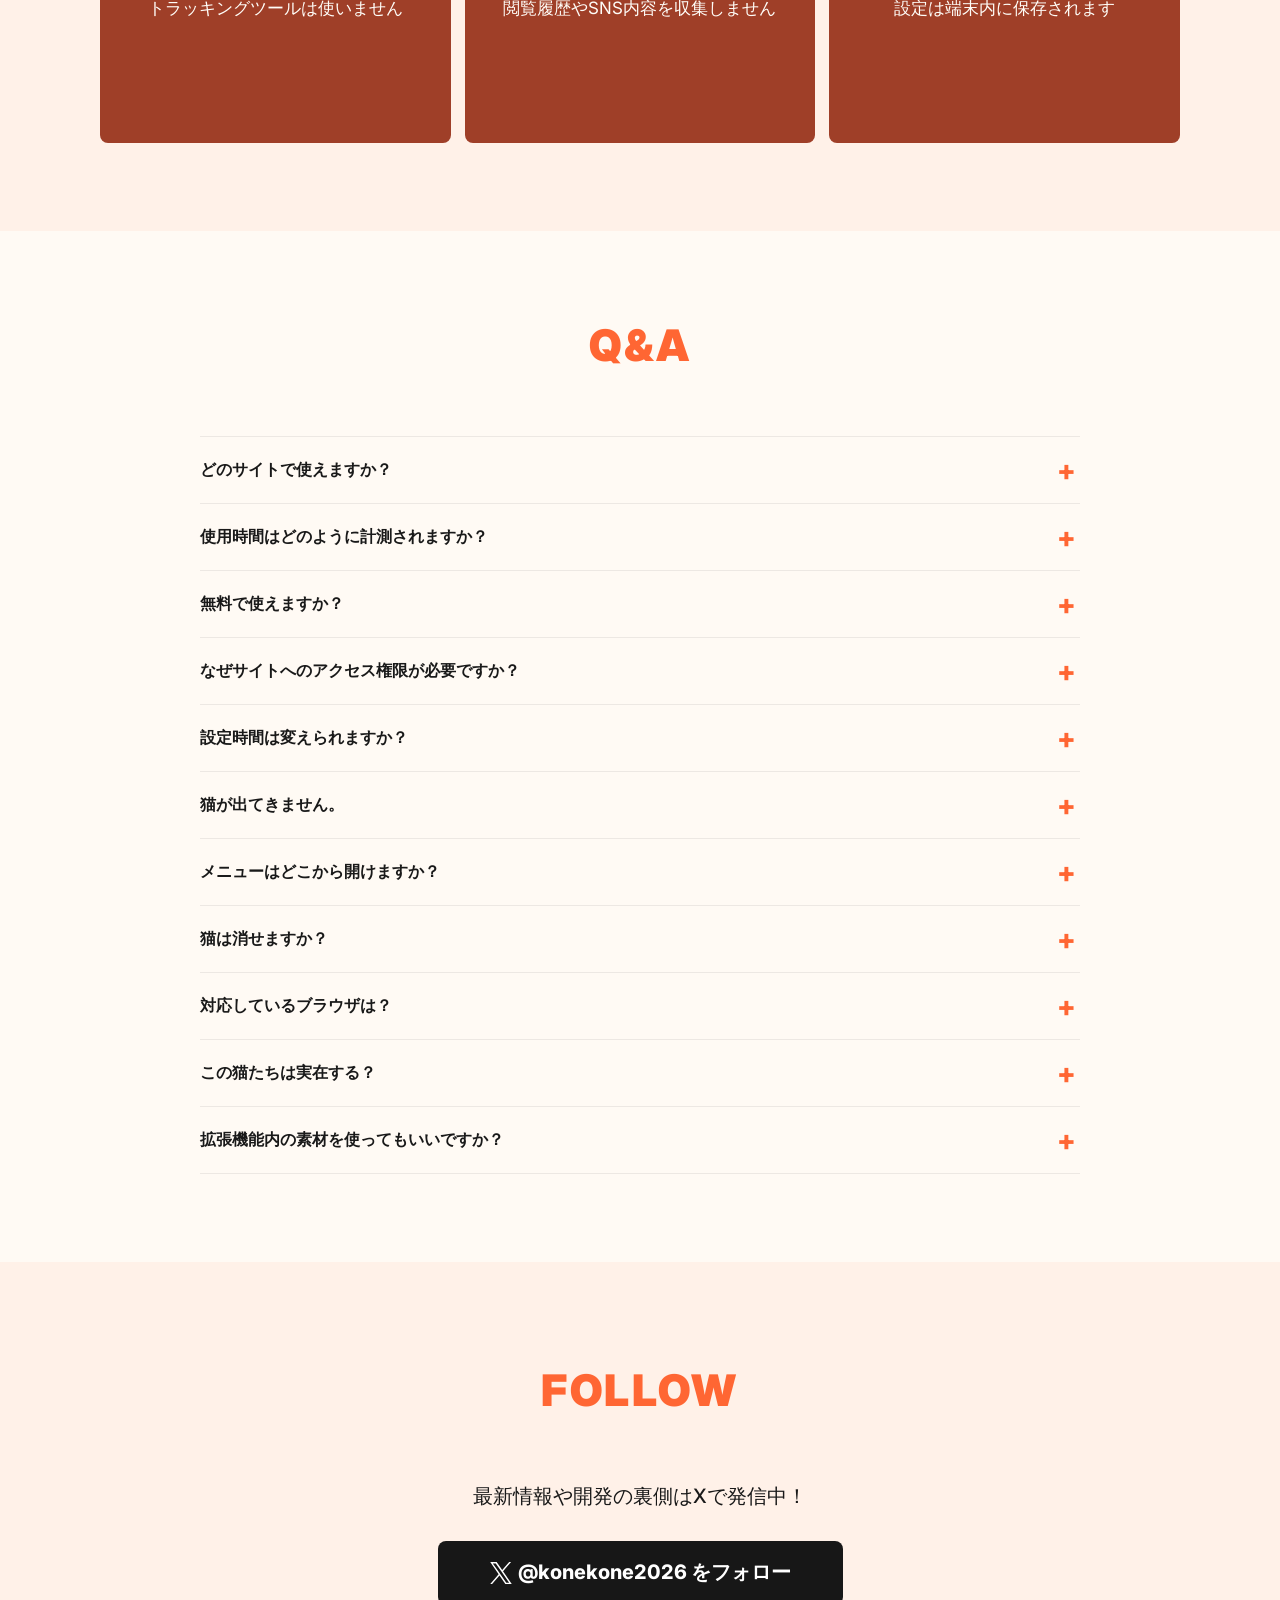
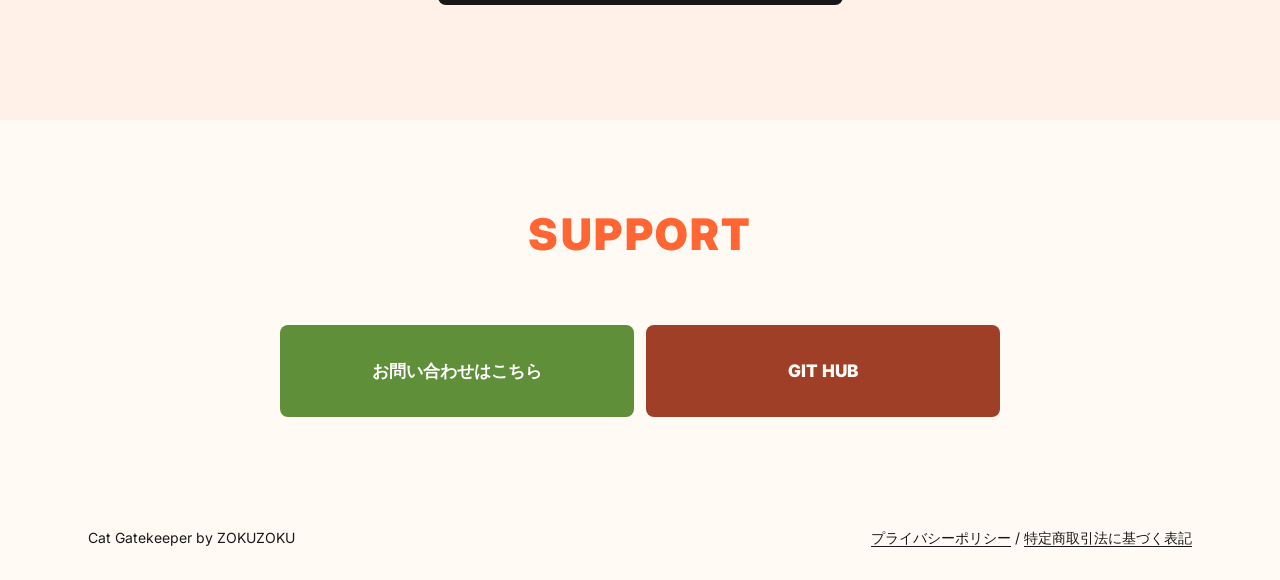
<file: ja/cat-gatekeeper/extension/index.html>
<!doctype html>
<html lang="ja">
<head>
  <meta charset="utf-8">
  <meta name="viewport" content="width=device-width, initial-scale=1">
  <title>Cat Gatekeeper - 公式ブラウザ拡張機能</title>
  <meta name="description" content="Cat Gatekeeperは、選んだサイトを使いすぎたときに猫の休憩画面を表示する無料のブラウザ拡張機能です。広告なし。データ収集なし。">
  <meta name="robots" content="index, follow">
  <link rel="canonical" href="https://zokuzoku.github.io/ja/cat-gatekeeper/">
  <link rel="alternate" hreflang="en" href="https://zokuzoku.github.io/cat-gatekeeper/">
  <link rel="alternate" hreflang="ja" href="https://zokuzoku.github.io/ja/cat-gatekeeper/">
  <link rel="alternate" hreflang="x-default" href="https://zokuzoku.github.io/cat-gatekeeper/">
  <meta property="og:title" content="Cat Gatekeeper">
  <meta property="og:description" content="SNSや選んだサイトを使いすぎると、猫が画面に現れて休憩を促します。">
  <meta property="og:type" content="website">
  <meta property="og:url" content="https://zokuzoku.github.io/ja/cat-gatekeeper/">
  <meta property="og:image" content="https://zokuzoku.github.io/cat-gatekeeper/assets/og-cat-icon.png">
  <meta property="og:image:width" content="512">
  <meta property="og:image:height" content="512">
  <meta name="twitter:card" content="summary">
  <meta name="twitter:title" content="Cat Gatekeeper">
  <meta name="twitter:description" content="選んだサイトを使いすぎると、猫が画面に現れて休憩を促します。">
  <meta name="twitter:image" content="https://zokuzoku.github.io/cat-gatekeeper/assets/og-cat-icon.png">
  <link rel="icon" href="https://zokuzoku.github.io/cat-gatekeeper/assets/favicon-cat-48.png" sizes="48x48" type="image/png">
  <link rel="icon" href="https://zokuzoku.github.io/cat-gatekeeper/assets/favicon-cat-32.png" sizes="32x32" type="image/png">
  <link rel="icon" href="https://zokuzoku.github.io/cat-gatekeeper/assets/favicon-cat-16.png" sizes="16x16" type="image/png">
  <link rel="shortcut icon" href="../../../cat-gatekeeper/assets/favicon-cat-32.png" type="image/png">
  <link rel="apple-touch-icon" href="../../../cat-gatekeeper/assets/apple-touch-cat.png">
  <link rel="stylesheet" href="../../../cat-gatekeeper/site.css?v=226">
  <script type="application/ld+json">
    {
      "@context": "https://schema.org",
      "@type": "SoftwareApplication",
      "name": "Cat Gatekeeper",
      "applicationCategory": "BrowserApplication",
      "operatingSystem": "Chrome, Brave, Firefox",
      "description": "選んだサイトを使いすぎたときに猫の休憩画面を表示する無料のブラウザ拡張機能です。",
      "offers": {
        "@type": "Offer",
        "price": "0",
        "priceCurrency": "USD"
      },
      "url": "https://zokuzoku.github.io/ja/cat-gatekeeper/",
      "downloadUrl": "https://chromewebstore.google.com/detail/cat-gatekeeper/elbikiflgfhjdjmficnigpeegjbhdidh",
      "author": {
        "@type": "Organization",
        "name": "ZOKUZOKU"
      }
    }
  </script>
</head>
<body class="extension-page">
  <header class="site-header" aria-label="サイトヘッダー">
    <div class="header-brand">
      <a class="brand" href="/ja/cat-gatekeeper/" aria-label="ZOKUZOKU">ZOKUZOKU</a>
      <div class="social-links" aria-label="SNSリンク">
        <a href="https://x.com/konekone2026" aria-label="X"><img src="/assets/social/x.svg" alt=""></a>
        <a href="https://www.instagram.com/zokuzoku2016" aria-label="Instagram"><img src="/assets/social/instagram.svg" alt=""></a>
        <a href="https://www.tiktok.com/@zokuzoku30" aria-label="TikTok"><img src="/assets/social/tiktok.svg" alt=""></a>
        <a href="https://www.youtube.com/@zokuzoku2016" aria-label="YouTube"><img src="/assets/social/youtube.svg" alt=""></a>
        <a href="https://www.threads.com/@zokuzoku2016" aria-label="Threads"><img src="/assets/social/threads.svg" alt=""></a>
      </div>
    </div>
    <nav aria-label="メインナビゲーション">
      <details class="product-menu">
        <summary>Cat Gatekeeper</summary>
        <div>
          <a href="/ja/cat-gatekeeper/">トップ</a>
          <a href="/ja/cat-gatekeeper/extension/" aria-current="page">ブラウザ拡張版</a>
          <a href="/ja/cat-gatekeeper/desktop/">デスクトップ版</a>
          <span aria-disabled="true">スマホ版（準備中）</span>
        </div>
      </details>
      <span class="language-switch" aria-label="言語切り替え">
        <a href="/ja/cat-gatekeeper/extension/" lang="ja" aria-current="page">日本語</a>
        <span aria-hidden="true">/</span>
        <a href="/cat-gatekeeper/extension/" lang="en">ENGLISH</a>
      </span>
    </nav>
  </header>

  <main id="top">
    <section class="desktop-hero extension-hero" aria-labelledby="hero-title">
      <div class="desktop-hero-copy">
        <p class="eyebrow">公式ブラウザ拡張機能</p>
        <h1 id="hero-title">Cat Gatekeeper</h1>
        <p class="desktop-hero-lead">SNSを使いすぎると猫があらわれて画面をジャック<br>かわいい強制休憩ブラウザ拡張機能</p>
        <p class="desktop-download-milestone">30万ユーザー突破</p>
        <div class="actions" aria-label="主要リンク">
          <a class="button primary" href="https://chromewebstore.google.com/detail/cat-gatekeeper/elbikiflgfhjdjmficnigpeegjbhdidh">🐱 Chromeストアへ</a>
          <a class="button primary" href="https://addons.mozilla.org/firefox/addon/cat-gatekeeper-zokuzoku/">🦊 Firefoxストアへ</a>
          <a class="button secondary" href="https://buymeacoffee.com/zokuzoku2026">☕ Buy me a coffee</a>
        </div>
      </div>
    </section>

    <section class="store-preview-section" id="preview" aria-label="Cat Gatekeeperのプレビュー画像">
      <div class="store-preview-gallery">
        <input type="radio" name="store-preview" id="store-preview-1" checked>
        <input type="radio" name="store-preview" id="store-preview-2">
        <input type="radio" name="store-preview" id="store-preview-3">
        <input type="radio" name="store-preview" id="store-preview-4">

        <div class="store-preview-stage">
          <label class="store-preview-slide" for="store-preview-2">
            <img src="../../../cat-gatekeeper/assets/shotneko1.png" alt="猫が画面にあらわれたCat Gatekeeperのプレビュー">
          </label>
          <label class="store-preview-slide" for="store-preview-3">
            <img src="../../../cat-gatekeeper/assets/shotneko4.png" alt="Cat Gatekeeperの設定画面プレビュー">
          </label>
          <label class="store-preview-slide" for="store-preview-4">
            <img src="../../../cat-gatekeeper/assets/shotneko2.png" alt="猫が画面で寝そべるCat Gatekeeperのプレビュー">
          </label>
          <label class="store-preview-slide" for="store-preview-1">
            <img src="../../../cat-gatekeeper/assets/shotneko7.png" alt="Cat Gatekeeperの拡張機能メニューのプレビュー">
          </label>

          <div class="store-preview-arrows" aria-hidden="true">
            <label class="store-preview-arrow prev prev-1" for="store-preview-4">‹</label>
            <label class="store-preview-arrow next next-1" for="store-preview-2">›</label>
            <label class="store-preview-arrow prev prev-2" for="store-preview-1">‹</label>
            <label class="store-preview-arrow next next-2" for="store-preview-3">›</label>
            <label class="store-preview-arrow prev prev-3" for="store-preview-2">‹</label>
            <label class="store-preview-arrow next next-3" for="store-preview-4">›</label>
            <label class="store-preview-arrow prev prev-4" for="store-preview-3">‹</label>
            <label class="store-preview-arrow next next-4" for="store-preview-1">›</label>
          </div>
        </div>

        <div class="store-preview-thumbs" aria-label="プレビューを選択">
          <label for="store-preview-1">
            <img src="../../../cat-gatekeeper/assets/shotneko1.png" alt="">
            <span class="visually-hidden">猫があらわれる画面</span>
          </label>
          <label for="store-preview-2">
            <img src="../../../cat-gatekeeper/assets/shotneko4.png" alt="">
            <span class="visually-hidden">設定画面</span>
          </label>
          <label for="store-preview-3">
            <img src="../../../cat-gatekeeper/assets/shotneko2.png" alt="">
            <span class="visually-hidden">寝そべる猫の画面</span>
          </label>
          <label for="store-preview-4">
            <img src="../../../cat-gatekeeper/assets/shotneko7.png" alt="">
            <span class="visually-hidden">拡張機能メニュー</span>
          </label>
        </div>
      </div>
    </section>

    <section class="section reactions-section" id="reactions" aria-labelledby="reactions-title">
      <h2 class="visually-hidden" id="reactions-title">反応</h2>
      <div class="reaction-marquee" aria-label="ユーザーの投稿">
        <div class="reaction-track">
          <article class="reaction-card">
            <p>一台のパソコンに入れると、他のPC全部で表示されるように成ったので、家でも会社でも快適SNSライフです(^^)/</p>
          </article>
          <article class="reaction-card" aria-hidden="true">
            <p>かわいすぎて周りの友人にも紹介してみんな使ってる大好き</p>
          </article>
          <article class="reaction-card" aria-hidden="true">
            <p>かわいくて、猫を登場させるためにSNSを起動してる。</p>
          </article>
          <article class="reaction-card" aria-hidden="true">
            <p>愚かな人類に神が与えたもうた慈愛の恵み･･･それがこれだ。</p>
          </article>
          <article class="reaction-card" aria-hidden="true">
            <p>SNSよりも猫の方が有用なので素晴らしい機能です</p>
          </article>
          <article class="reaction-card" aria-hidden="true">
            <p>ねこアレルギーで飼いたいのに飼えない私の人生でしたので、PC画面の前で邪魔してくれるなんて夢みたいです。</p>
          </article>
          <article class="reaction-card" aria-hidden="true">
            <p>かわいいいいいいい</p>
          </article>
          <article class="reaction-card" aria-hidden="true">
            <p>一台のパソコンに入れると、他のPC全部で表示されるように成ったので、家でも会社でも快適SNSライフです(^^)/</p>
          </article>
          <article class="reaction-card" aria-hidden="true">
            <p>かわいすぎて周りの友人にも紹介してみんな使ってる大好き</p>
          </article>
          <article class="reaction-card" aria-hidden="true">
            <p>かわいくて、猫を登場させるためにSNSを起動してる。</p>
          </article>
          <article class="reaction-card" aria-hidden="true">
            <p>愚かな人類に神が与えたもうた慈愛の恵み･･･それがこれだ。</p>
          </article>
          <article class="reaction-card" aria-hidden="true">
            <p>SNSよりも猫の方が有用なので素晴らしい機能です</p>
          </article>
          <article class="reaction-card" aria-hidden="true">
            <p>ねこアレルギーで飼いたいのに飼えない私の人生でしたので、PC画面の前で邪魔してくれるなんて夢みたいです。</p>
          </article>
          <article class="reaction-card" aria-hidden="true">
            <p>かわいいいいいいい</p>
          </article>
        </div>
      </div>
    </section>

    <nav class="page-nav" aria-label="Cat Gatekeeperページ内ナビゲーション">
      <a href="#notice">最新情報</a>
      <a class="nav-optional" href="#new-cats">新しい猫</a>
      <a href="#how-it-works">使い方</a>
      <a href="#faq">Q&amp;A</a>
      <a href="#follow">Follow</a>
      <a href="#support">サポート</a>
    </nav>

    <section class="notice" id="notice" aria-labelledby="notice-title">
      <div class="section-inner">
      <p class="section-kicker" id="notice-title">WHAT'S NEW</p>
      <article class="notice-item notice-item-current">
        <h2>2026年8月6日：Ver. 1.2.2（Chrome）</h2>
        <div class="notice-notes">
          <p>• タブやウィンドウを切り替えても閲覧時間を引き継ぎ、メニューでサイトごとに確認できるようにしました。</p>
          <p>• ページの再読み込みや別タブでの開き直し後も、休憩が続くようにしました。</p>
          <p>• 主要サイトをチェックボックスで選べるようにし、YouTubeとYouTube Shortsを別々に設定・計測できるようにしました。</p>
          <p>• 新しい猫を追加し、同じ猫が続きにくいシャッフル方式にしました。</p>
          <p>• 休憩画面を3秒長押しで終了できるようにし、全画面動画の上にも猫が現れるよう改善しました。</p>
          <p>• その他、細かな不具合を修正し、動作を改善しました。</p>
        </div>
      </article>
      <details class="notice-history">
        <summary>過去の更新</summary>
        <article class="notice-item">
          <h3>2026年6月10日：Ver. 1.1.10（Chrome &amp; Firefox）</h3>
          <div class="notice-notes">
            <p>• Xの対象ドメインをTwitter.comからx.comに整理しました！</p>
            <p>• 設定変更が、既に開いているタブにも反映されるように修正しました！</p>
          </div>
        </article>
        <article class="notice-item">
          <h3>2026年5月30日：Brave対応と待機時間の初期設定変更</h3>
          <div class="notice-notes">
            <p>Braveブラウザでも使えるようになりました。</p>
            <p>初期設定の待機時間を30分から10分に変更しました。</p>
            <p>待機時間が変わってしまった場合は、お好みの時間を一度設定して保存してください。次回以降のアップデートでは、その時間が引き継がれます。</p>
          </div>
        </article>
        <article class="notice-item">
          <h3>2026年5月18日：新しい猫を追加しました！</h3>
          <div class="notice-notes">
            <p>※猫はランダムで登場します。</p>
            <p>※すでに拡張機能をインストール済みの場合、ストアやブラウザ側の自動アップデート反映タイミングにより、新しい猫が表示されるまで数時間〜1日ほどかかる場合があります。</p>
          </div>
        </article>
        <article class="notice-item">
          <h3>2026年5月12日：Firefox拡張版を公開しました</h3>
          <div class="notice-notes">
            <p>Firefox Add-onsでCat Gatekeeperを公開しました。</p>
          </div>
        </article>
        <article class="notice-item">
          <h3>2026年5月6日：ブラウザ拡張版 - 任意サイト追加（v1.1.4）</h3>
          <div class="notice-notes">
            <p>※ページ移動や読み込みが多いサイトでは計測がリセットされやすいため、SNSや動画サイトなど、同じサイト内で長く見続けるサービスでの利用をおすすめします。</p>
            <p>※任意のサイトで猫を表示するには、新しい権限の許可が必要になります。</p>
            <p>※アップデート後に動かない場合は、対象サイトのページを一度再読み込みしてください。</p>
          </div>
        </article>
        <article class="notice-item">
          <h3>2026年5月1日：公式サイト公開</h3>
          <div class="notice-notes">
            <p>Cat Gatekeeperの公式サイトを公開しました。</p>
          </div>
        </article>
        <article class="notice-item">
          <h3>2026年4月26日：Chrome拡張版リリース</h3>
          <div class="notice-notes">
            <p>Cat GatekeeperのChrome拡張版を公開しました。</p>
          </div>
        </article>
      </details>
      </div>
    </section>

    <section class="section cat-gallery" id="new-cats" aria-labelledby="cats-title">
      <div class="section-inner">
      <div class="section-heading">
        <p class="section-kicker">New Cats</p>
        <h2 id="cats-title" class="visually-hidden">新しい猫</h2>
      </div>
      <div class="cat-scroll" aria-label="猫一覧">
        <article class="cat-card is-new">
          <img src="../../../cat-gatekeeper/assets/inara-thumb.webp" alt="看板猫のINARA">
        </article>
        <article class="cat-card">
          <img src="../../../cat-gatekeeper/assets/neko2-800.png" alt="Cat Gatekeeperの新しい猫">
        </article>
        <article class="cat-card">
          <img src="../../../cat-gatekeeper/assets/neko1-800.png" alt="Cat Gatekeeperの猫">
        </article>
      </div>
      </div>
    </section>

    <section class="section desktop-difference" id="difference" aria-labelledby="difference-title">
      <div class="section-inner">
      <div class="section-heading">
        <p class="section-kicker" id="difference-title">Which one?</p>
      </div>
      <div class="version-grid">
        <a class="version-choice" href="#top">
          <span class="version-choice-title">ブラウザ拡張版</span>
          <span class="version-choice-text">PCでついSNSを見続けてしまうときに</span>
        </a>
        <a class="version-choice" href="/ja/cat-gatekeeper/desktop/">
          <span class="version-choice-title">デスクトップ版</span>
          <span class="version-choice-text">作業に集中しすぎて、休憩を忘れがちなときに</span>
        </a>
        <div class="version-choice is-disabled" aria-disabled="true">
          <span class="version-choice-title">スマホ版</span>
          <span class="version-choice-note">準備中</span>
        </div>
      </div>
      </div>
    </section>

    <section class="section" id="how-it-works" aria-labelledby="how-heading">
      <div class="section-inner">
      <div class="section-heading">
        <p class="section-kicker" id="how-heading">HOW TO</p>
      </div>
      <div class="howto-video">
        <video
          src="../../../cat-gatekeeper/assets/howtoneko3.mp4"
          autoplay
          muted
          loop
          playsinline
          controls
          aria-label="Cat Gatekeeperのメニューを開く手順"
        ></video>
      </div>
      <div class="steps">
        <article>
          <span>01</span>
          <h3>メニューを開く</h3>
          <p>ブラウザ右上のパズルピースのアイコンからCat Gatekeeperを選んで開きます</p>
        </article>
        <article>
          <span>02</span>
          <h3>設定する</h3>
          <p>時間と対象サイトを設定<br>URLを直接入力して追加できます<br><small>初期設定では主要なSNSを登録済み<br>削除も可能です</small></p>
        </article>
        <article>
          <span>03</span>
          <h3>休憩する</h3>
          <p>時間になると猫があらわれて<br>カウントダウンが終わるまで<br>画面に居座ります<br><small>画面を3秒長押しすると、途中で退いてもらえます</small></p>
        </article>
      </div>
      </div>
    </section>

    <section class="section" id="privacy" aria-labelledby="privacy-heading">
      <div class="section-inner">
      <div class="section-heading">
        <p class="section-kicker" id="privacy-heading">PRIVACY</p>
      </div>
      <div class="privacy-points" aria-label="プライバシーの概要">
        <div>
          <strong>広告なし</strong>
          <span>トラッキングツールは使いません</span>
        </div>
        <div>
          <strong>データ収集なし</strong>
          <span>閲覧履歴やSNS内容を収集しません</span>
        </div>
        <div>
          <strong>ブラウザ内保存</strong>
          <span>設定は端末内に保存されます</span>
        </div>
      </div>
      </div>
    </section>

    <section class="section faq-section" id="faq" aria-labelledby="faq-heading">
      <div class="section-inner">
      <div class="section-heading">
        <p class="section-kicker" id="faq-heading">Q&amp;A</p>
      </div>
      <div class="faq-list">
        <details>
          <summary>どのサイトで使えますか？</summary>
          <p>主要なSNSや動画サイトを選べるほか、URLを入力して任意のサイトを追加できます。</p>
        </details>
        <details>
          <summary>使用時間はどのように計測されますか？</summary>
          <p>登録したサイトごとに、そのサイトを実際に見ている時間だけ計測します。ほかのタブやアプリに移っているあいだは止まり、戻ると続きから再開します。同じサイト内でページを移動しても時間は引き継がれ、30分以上離れるとリセットされます。計測中の時間は、メニュー画面の「使用状況」でサイトごとに確認できます。</p>
        </details>
        <details>
          <summary>無料で使えますか？</summary>
          <p>はい。Cat Gatekeeperは無料でご利用いただけます。</p>
        </details>
        <details hidden>
          <summary>なぜ無料なのですか？</summary>
          <p>有料にすると、実装だけでなく、その後の管理や対応にも時間がかかります。私はその時間を、プロジェクトの改善や、さらなる新しいアイデアを形にすることに使いたいので、無料で提供することに決めました。作品を気に入ってもらえたら、応援してくれると嬉しいです。</p>
        </details>
        <details>
          <summary>なぜサイトへのアクセス権限が必要ですか？</summary>
          <p>選んだサイトで使用時間を計測し、猫の休憩画面を表示するために必要です。閲覧履歴やページの内容を収集したり、外部へ送信したりすることはありません。設定と対象サイトの使用時間は、ブラウザ内にのみ保存されます。</p>
        </details>
        <details>
          <summary>設定時間は変えられますか？</summary>
          <p>猫が現れるまでの時間と、猫が居座る時間をメニュー画面で変更できます。</p>
        </details>
        <details>
          <summary>猫が出てきません。</summary>
          <p>拡張機能が自動更新された直後は、すでに開いているページに更新が反映されないことがあります。対象サイトが有効になっているか確認し、ページを一度再読み込みしてください。それでも改善しない場合は、他の拡張機能と干渉している可能性があるため、必要に応じて他の拡張機能をオフにして再度お試しください。</p>
        </details>
        <details>
          <summary>メニューはどこから開けますか？</summary>
          <p>ブラウザ右上の拡張機能（パズル）アイコンから、Cat Gatekeeperを選んで開けます。</p>
        </details>
        <details>
          <summary>猫は消せますか？</summary>
          <p>休憩画面を3秒長押しするか、拡張機能のメニューを開いて「退いてもらう」ボタンを押してください。</p>
        </details>
        <details>
          <summary>対応しているブラウザは？</summary>
          <p>現在はChrome、Brave、Firefoxに対応しています。その他のブラウザについても検討中です。</p>
        </details>
        <details>
          <summary>この猫たちは実在する？</summary>
          <p>動画の猫は、AIの力を借りて「最高の邪魔者」になるよう一匹ずつ調整して生み出した理想の猫たちです。ぜひ、デスクの門番として可愛がってあげてください。</p>
        </details>
        <details>
          <summary>拡張機能内の素材を使ってもいいですか？</summary>
          <p>Cat Gatekeeperを紹介する投稿や感想で、スクリーンショットや画面録画を掲載するのは大歓迎です。ただし、拡張機能に含まれる画像・動画素材を抜き出して利用したり、再配布したりすることはご遠慮ください。</p>
        </details>
      </div>
      </div>
    </section>

    <section class="section compact" id="follow" aria-labelledby="follow-title">
      <div class="section-inner">
      <div class="section-heading">
        <p class="section-kicker" id="follow-title">FOLLOW</p>
        <div class="follow-cta">
          <p class="section-body">最新情報や開発の裏側はXで発信中！</p>
          <a class="button primary follow-x-button" href="https://x.com/konekone2026">
            <img src="/assets/social/x.svg" alt="" aria-hidden="true">
            @konekone2026 をフォロー
          </a>
        </div>
      </div>
      </div>
    </section>

    <section class="section compact" id="support" aria-labelledby="support-title">
      <div class="section-inner">
      <div class="section-heading">
        <p class="section-kicker" id="support-title">Support</p>
      </div>
      <div class="link-grid support-grid">
        <a href="mailto:zokuzoku.app@gmail.com">お問い合わせはこちら</a>
        <a href="https://github.com/zokuzoku/cat-gatekeeper/issues">GIT HUB</a>
      </div>
      </div>
    </section>
  </main>

  <footer class="site-footer">
    <p>Cat Gatekeeper by ZOKUZOKU</p>
    <p><a href="https://zokuzoku.github.io/privacy-policy/cat-gatekeeper/">プライバシーポリシー</a> / <a href="/ja/legal/tokushoho/">特定商取引法に基づく表記</a></p>
  </footer>
  <script src="../../../cat-gatekeeper/paw-trail.js?v=3"></script>
</body>
</html>
</file>
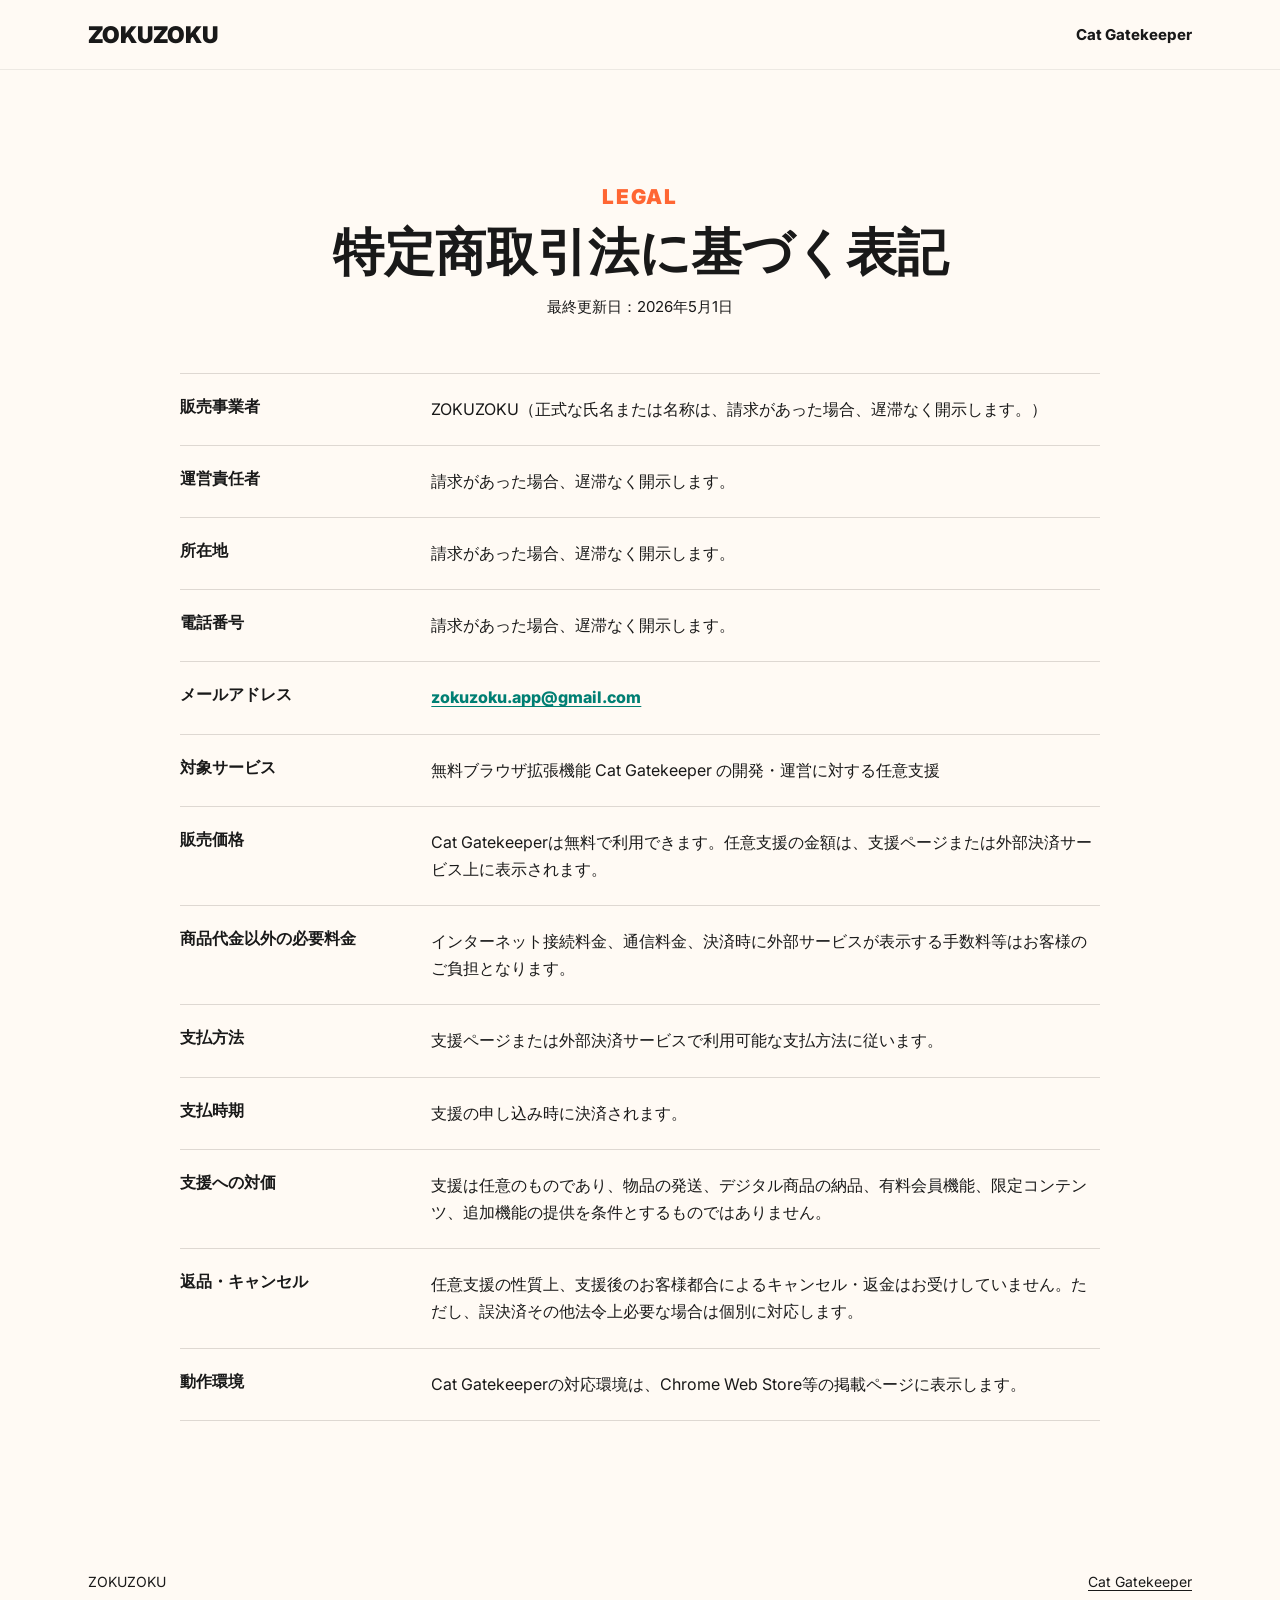
<file: ja/legal/tokushoho/index.html>
<!doctype html>
<html lang="ja">
<head>
  <meta charset="utf-8">
  <meta name="viewport" content="width=device-width, initial-scale=1">
  <title>特定商取引法に基づく表記 - ZOKUZOKU</title>
  <meta name="description" content="ZOKUZOKUの特定商取引法に基づく表記です。">
  <meta name="robots" content="index, follow">
  <link rel="canonical" href="https://zokuzoku.github.io/ja/legal/tokushoho/">
  <link rel="stylesheet" href="../../../cat-gatekeeper/site.css?v=87">
</head>
<body>
  <header class="site-header" aria-label="サイトヘッダー">
    <div class="header-brand">
      <a class="brand" href="/" aria-label="ZOKUZOKU">ZOKUZOKU</a>
    </div>
    <nav aria-label="メインナビゲーション">
      <a href="/ja/cat-gatekeeper/">Cat Gatekeeper</a>
    </nav>
  </header>

  <main class="legal-page">
    <section class="legal-hero" aria-labelledby="legal-title">
      <p class="section-kicker">Legal</p>
      <h1 id="legal-title">特定商取引法に基づく表記</h1>
      <p>最終更新日：2026年5月1日</p>
    </section>

    <section class="legal-table" aria-label="特定商取引法に基づく表記の内容">
      <dl>
        <div>
          <dt>販売事業者</dt>
          <dd>ZOKUZOKU（正式な氏名または名称は、請求があった場合、遅滞なく開示します。）</dd>
        </div>
        <div>
          <dt>運営責任者</dt>
          <dd>請求があった場合、遅滞なく開示します。</dd>
        </div>
        <div>
          <dt>所在地</dt>
          <dd>請求があった場合、遅滞なく開示します。</dd>
        </div>
        <div>
          <dt>電話番号</dt>
          <dd>請求があった場合、遅滞なく開示します。</dd>
        </div>
        <div>
          <dt>メールアドレス</dt>
          <dd><a href="mailto:zokuzoku.app@gmail.com">zokuzoku.app@gmail.com</a></dd>
        </div>
        <div>
          <dt>対象サービス</dt>
          <dd>無料ブラウザ拡張機能 Cat Gatekeeper の開発・運営に対する任意支援</dd>
        </div>
        <div>
          <dt>販売価格</dt>
          <dd>Cat Gatekeeperは無料で利用できます。任意支援の金額は、支援ページまたは外部決済サービス上に表示されます。</dd>
        </div>
        <div>
          <dt>商品代金以外の必要料金</dt>
          <dd>インターネット接続料金、通信料金、決済時に外部サービスが表示する手数料等はお客様のご負担となります。</dd>
        </div>
        <div>
          <dt>支払方法</dt>
          <dd>支援ページまたは外部決済サービスで利用可能な支払方法に従います。</dd>
        </div>
        <div>
          <dt>支払時期</dt>
          <dd>支援の申し込み時に決済されます。</dd>
        </div>
        <div>
          <dt>支援への対価</dt>
          <dd>支援は任意のものであり、物品の発送、デジタル商品の納品、有料会員機能、限定コンテンツ、追加機能の提供を条件とするものではありません。</dd>
        </div>
        <div>
          <dt>返品・キャンセル</dt>
          <dd>任意支援の性質上、支援後のお客様都合によるキャンセル・返金はお受けしていません。ただし、誤決済その他法令上必要な場合は個別に対応します。</dd>
        </div>
        <div>
          <dt>動作環境</dt>
          <dd>Cat Gatekeeperの対応環境は、Chrome Web Store等の掲載ページに表示します。</dd>
        </div>
      </dl>
    </section>
  </main>

  <footer class="site-footer">
    <p>ZOKUZOKU</p>
    <p><a href="/ja/cat-gatekeeper/">Cat Gatekeeper</a></p>
  </footer>
</body>
</html>
</file>
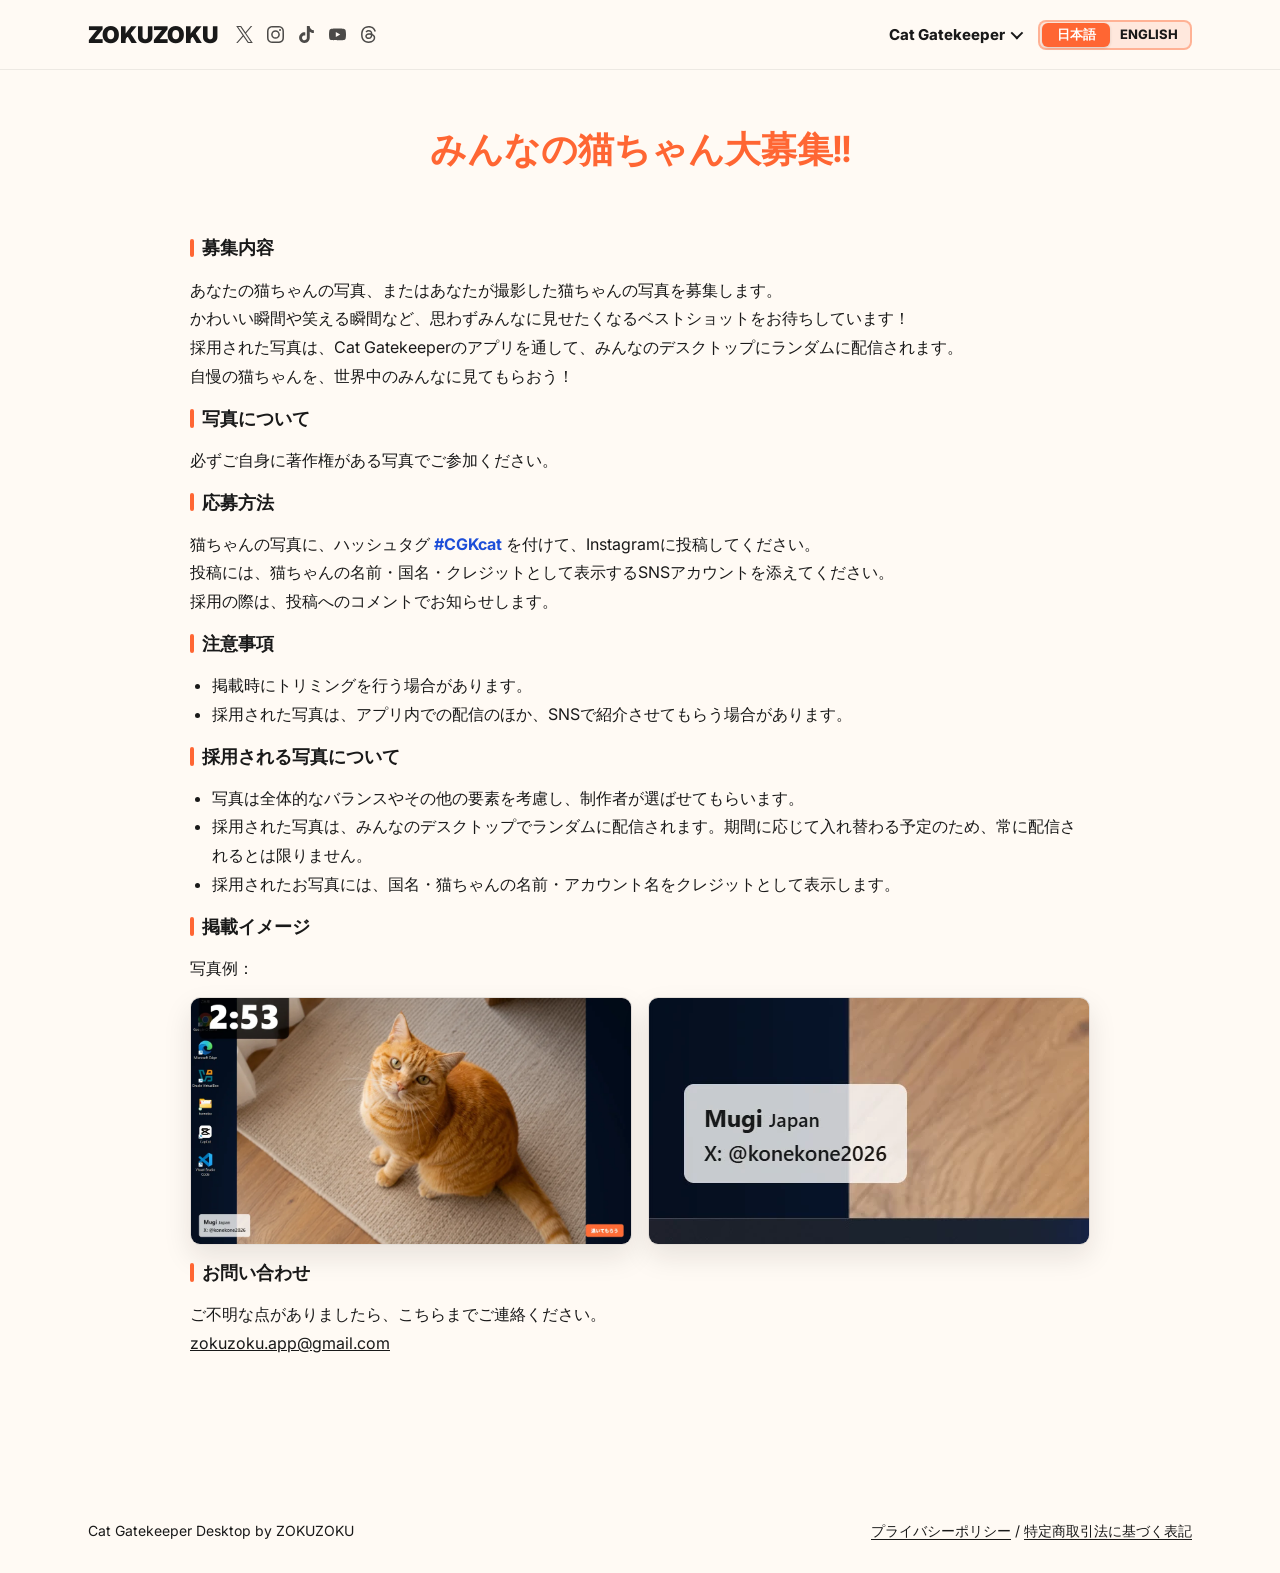
<file: ja/cat-gatekeeper/desktop/community-guidelines/index.html>
<!doctype html>
<html lang="ja">
<head>
  <meta charset="utf-8">
  <meta name="viewport" content="width=device-width, initial-scale=1">
  <title>猫ちゃん写真の募集要項 | Cat Gatekeeper Desktop</title>
  <meta name="description" content="Cat Gatekeeper Desktopの「みんなの子」に掲載する猫ちゃん写真の募集要項です。">
  <link rel="canonical" href="https://zokuzoku.github.io/ja/cat-gatekeeper/desktop/community-guidelines/">
  <link rel="alternate" hreflang="en" href="https://zokuzoku.github.io/cat-gatekeeper/desktop/community-guidelines/">
  <link rel="alternate" hreflang="ja" href="https://zokuzoku.github.io/ja/cat-gatekeeper/desktop/community-guidelines/">
  <link rel="alternate" hreflang="x-default" href="https://zokuzoku.github.io/cat-gatekeeper/desktop/community-guidelines/">
  <meta property="og:title" content="猫ちゃん写真の募集要項 | Cat Gatekeeper Desktop">
  <meta property="og:description" content="あなたの猫ちゃんを、みんなのデスクトップに登場させよう！">
  <meta property="og:type" content="website">
  <meta property="og:url" content="https://zokuzoku.github.io/ja/cat-gatekeeper/desktop/community-guidelines/">
  <meta property="og:image" content="https://zokuzoku.github.io/cat-gatekeeper/assets/og-cat-icon.png">
  <meta name="twitter:card" content="summary">
  <meta name="twitter:title" content="猫ちゃん写真の募集要項 | Cat Gatekeeper Desktop">
  <meta name="twitter:description" content="あなたの猫ちゃんを、みんなのデスクトップに登場させよう！">
  <meta name="twitter:image" content="https://zokuzoku.github.io/cat-gatekeeper/assets/og-cat-icon.png">
  <link rel="icon" href="https://zokuzoku.github.io/cat-gatekeeper/assets/favicon-cat-48.png" sizes="48x48" type="image/png">
  <link rel="icon" href="https://zokuzoku.github.io/cat-gatekeeper/assets/favicon-cat-32.png" sizes="32x32" type="image/png">
  <link rel="icon" href="https://zokuzoku.github.io/cat-gatekeeper/assets/favicon-cat-16.png" sizes="16x16" type="image/png">
  <link rel="shortcut icon" href="../../../../cat-gatekeeper/assets/favicon-cat-32.png" type="image/png">
  <link rel="apple-touch-icon" href="../../../../cat-gatekeeper/assets/apple-touch-cat.png">
  <link rel="stylesheet" href="../../../../cat-gatekeeper/site.css?v=174">
</head>
<body class="desktop-page guidelines-page">
  <header class="site-header" aria-label="サイトヘッダー">
    <div class="header-brand">
      <a class="brand" href="/ja/cat-gatekeeper/" aria-label="ZOKUZOKU">ZOKUZOKU</a>
      <div class="social-links" aria-label="SNSリンク">
        <a href="https://x.com/konekone2026" aria-label="X"><img src="/assets/social/x.svg" alt=""></a>
        <a href="https://www.instagram.com/zokuzoku2016" aria-label="Instagram"><img src="/assets/social/instagram.svg" alt=""></a>
        <a href="https://www.tiktok.com/@zokuzoku30" aria-label="TikTok"><img src="/assets/social/tiktok.svg" alt=""></a>
        <a href="https://www.youtube.com/@zokuzoku2016" aria-label="YouTube"><img src="/assets/social/youtube.svg" alt=""></a>
        <a href="https://www.threads.com/@zokuzoku2016" aria-label="Threads"><img src="/assets/social/threads.svg" alt=""></a>
      </div>
    </div>
    <nav aria-label="メインナビゲーション">
      <details class="product-menu">
        <summary>Cat Gatekeeper</summary>
        <div>
          <a href="/ja/cat-gatekeeper/">トップ</a>
          <a href="/ja/cat-gatekeeper/extension/">ブラウザ拡張版</a>
          <a href="/ja/cat-gatekeeper/desktop/">デスクトップ版</a>
          <span aria-disabled="true">スマホ版（準備中）</span>
        </div>
      </details>
      <span class="language-switch" aria-label="言語切り替え">
        <a href="/ja/cat-gatekeeper/desktop/community-guidelines/" lang="ja" aria-current="page">日本語</a>
        <span aria-hidden="true">/</span>
        <a href="/cat-gatekeeper/desktop/community-guidelines/" lang="en">ENGLISH</a>
      </span>
    </nav>
  </header>

  <main id="top">
    <section class="section" aria-labelledby="guidelines-title">
      <div class="section-inner">
        <h1 id="guidelines-title">みんなの猫ちゃん大募集!!</h1>

        <section class="guidelines-section" aria-labelledby="guidelines-summary-title">
          <h2 id="guidelines-summary-title">募集内容</h2>
          <p>あなたの猫ちゃんの写真、またはあなたが撮影した猫ちゃんの写真を募集します。<br>かわいい瞬間や笑える瞬間など、思わずみんなに見せたくなるベストショットをお待ちしています！</p>
          <p>採用された写真は、Cat Gatekeeperのアプリを通して、みんなのデスクトップにランダムに配信されます。<br>自慢の猫ちゃんを、世界中のみんなに見てもらおう！</p>
        </section>

        <section class="guidelines-section" aria-labelledby="guidelines-photo-title">
          <h2 id="guidelines-photo-title">写真について</h2>
          <p>必ずご自身に著作権がある写真でご参加ください。</p>
        </section>

        <section class="guidelines-section" aria-labelledby="guidelines-how-title">
          <h2 id="guidelines-how-title">応募方法</h2>
          <p>猫ちゃんの写真に、ハッシュタグ <strong class="guidelines-hashtag">#CGKcat</strong> を付けて、Instagramに投稿してください。<br>投稿には、猫ちゃんの名前・国名・クレジットとして表示するSNSアカウントを添えてください。<br>採用の際は、投稿へのコメントでお知らせします。</p>
        </section>

        <section class="guidelines-section" aria-labelledby="guidelines-notes-title">
          <h2 id="guidelines-notes-title">注意事項</h2>
          <ul>
            <li>掲載時にトリミングを行う場合があります。</li>
            <li>採用された写真は、アプリ内での配信のほか、SNSで紹介させてもらう場合があります。</li>
          </ul>
        </section>

        <section class="guidelines-section" aria-labelledby="guidelines-selected-title">
          <h2 id="guidelines-selected-title">採用される写真について</h2>
          <ul>
            <li>写真は全体的なバランスやその他の要素を考慮し、制作者が選ばせてもらいます。</li>
            <li>採用された写真は、みんなのデスクトップでランダムに配信されます。期間に応じて入れ替わる予定のため、常に配信されるとは限りません。</li>
            <li>採用されたお写真には、国名・猫ちゃんの名前・アカウント名をクレジットとして表示します。</li>
          </ul>
        </section>

        <section class="guidelines-section" aria-labelledby="guidelines-post-title">
          <h2 id="guidelines-post-title">掲載イメージ</h2>
          <p>写真例：</p>
          <div class="guidelines-photo-examples" aria-label="写真例">
            <img src="../../../../cat-gatekeeper/assets/community-guideline-display.webp" alt="デスクトップに表示される猫写真の例" loading="lazy" decoding="async">
            <img src="../../../../cat-gatekeeper/assets/community-guideline-credit.webp" alt="クレジット表示付きの猫写真の例" loading="lazy" decoding="async">
          </div>
        </section>

        <section class="guidelines-section" aria-labelledby="guidelines-contact-title">
          <h2 id="guidelines-contact-title">お問い合わせ</h2>
          <p>ご不明な点がありましたら、こちらまでご連絡ください。<br><a href="mailto:zokuzoku.app@gmail.com">zokuzoku.app@gmail.com</a></p>
        </section>
      </div>
    </section>
  </main>

  <footer class="site-footer">
    <p>Cat Gatekeeper Desktop by ZOKUZOKU</p>
    <p><a href="https://zokuzoku.github.io/privacy-policy/cat-gatekeeper/">プライバシーポリシー</a> / <a href="/ja/legal/tokushoho/">特定商取引法に基づく表記</a></p>
  </footer>
</body>
</html>
</file>
<file: site.css>
:root {
  --ink: #191919;
  --muted: #66615d;
  --paper: #fffaf4;
  --panel: #f2eee8;
  --line: #ded8d2;
  --orange: #ff6633;
  --teal: #007f73;
}

* {
  box-sizing: border-box;
}

body {
  margin: 0;
  font-family: Inter, ui-sans-serif, system-ui, -apple-system, BlinkMacSystemFont, "Segoe UI", sans-serif;
  color: var(--ink);
  background: var(--paper);
}

a {
  color: inherit;
}

.site-header {
  position: fixed;
  z-index: 10;
  top: 0;
  left: 0;
  right: 0;
  display: flex;
  align-items: center;
  justify-content: space-between;
  gap: 24px;
  height: 70px;
  padding: 14px clamp(20px, 4vw, 54px);
  background: rgba(255, 250, 244, 0.94);
  border-bottom: 1px solid rgba(25, 25, 25, 0.08);
  backdrop-filter: blur(14px);
}

.brand {
  font-size: 22px;
  font-weight: 900;
  text-decoration: none;
}

.header-brand {
  display: inline-flex;
  align-items: center;
  gap: 16px;
}

nav {
  display: flex;
  gap: 18px;
  color: var(--muted);
  font-size: 14px;
  font-weight: 700;
}

nav a {
  text-decoration: none;
}

nav a[aria-current="page"] {
  color: var(--ink);
}

.social-links {
  display: inline-flex;
  align-items: center;
  gap: 10px;
}

.social-links a {
  display: inline-flex;
  align-items: center;
  justify-content: center;
  width: 21px;
  height: 21px;
  opacity: 0.7;
}

.social-links a:hover,
.social-links a:focus-visible {
  opacity: 1;
}

.social-links img {
  display: block;
  max-width: 17px;
  max-height: 17px;
}

@media (max-width: 720px) {
  .site-header {
    display: block;
    height: 104px;
    padding: 14px 20px;
  }

  .header-brand {
    display: flex;
    justify-content: flex-start;
    gap: 14px;
  }

  nav {
    margin-top: 12px;
    flex-wrap: wrap;
    justify-content: flex-start;
    gap: 10px;
    font-size: 13px;
  }
}
</file>
<file: cat-gatekeeper/site.css>
@import url("https://fonts.googleapis.com/css2?family=Inter:wght@100..900&display=swap");

:root {
  color-scheme: light;
  --ink: #191919;
  --muted: #191919;
  --line: #ded8d2;
  --paper: #fffaf4;
  --warm-band: #fff1e8;
  --panel: #f2eee8;
  --orange: #ff6633;
  --orange-dark: #c6421e;
  --coffee: #ffd51f;
  --coffee-hover: #ffe05c;
  --teal: #007f73;
  --leaf: #7db343;
  --soft-line: rgba(25, 25, 25, 0.08);
  --section-heading-gap: 34px;
  --section-inner-gap: 65px;
}

* {
  box-sizing: border-box;
}

.visually-hidden {
  position: absolute;
  width: 1px;
  height: 1px;
  padding: 0;
  margin: -1px;
  overflow: hidden;
  clip: rect(0, 0, 0, 0);
  white-space: nowrap;
  border: 0;
}

html {
  scroll-behavior: smooth;
}

body {
  margin: 0;
  font-family: Inter, ui-sans-serif, system-ui, -apple-system, BlinkMacSystemFont, "Segoe UI", sans-serif;
  color: var(--ink);
  background: var(--paper);
  padding-top: 70px;
}

a {
  color: inherit;
}

a,
button,
.button,
.page-nav a,
.language-switch a {
  cursor: url("/assets/cat-face-cursor.svg?v=4") 16 16, pointer;
}

.paw-trail {
  position: fixed;
  z-index: 9999;
  left: 0;
  top: 0;
  width: 28px;
  height: 28px;
  pointer-events: none;
  background: url("/assets/paw-cursor.svg") center / contain no-repeat;
  opacity: 0.28;
  transform: translate(-50%, -50%) rotate(var(--paw-rotation)) scale(0.72);
  animation: paw-fade 900ms ease-out forwards;
}

@keyframes paw-fade {
  0% {
    opacity: 0.28;
    transform: translate(-50%, -50%) rotate(var(--paw-rotation)) scale(0.72);
  }

  100% {
    opacity: 0;
    transform: translate(-50%, -50%) rotate(var(--paw-rotation)) scale(1);
  }
}

.site-header {
  position: fixed;
  z-index: 10;
  top: 0;
  left: 0;
  right: 0;
  display: flex;
  align-items: center;
  justify-content: space-between;
  gap: 24px;
  height: 70px;
  padding: 14px clamp(20px, 7vw, 88px);
  background: rgba(255, 250, 244, 0.94);
  border-bottom: 1px solid rgba(25, 25, 25, 0.08);
  backdrop-filter: blur(14px);
}

.product-home-page {
  padding-top: 0;
}

.product-home-page .site-header {
  position: relative;
}

.brand {
  display: inline-flex;
  align-items: center;
  font-size: 23px;
  font-weight: 900;
  text-decoration: none;
}

.header-brand {
  display: inline-flex;
  align-items: center;
  gap: 16px;
}

nav {
  display: flex;
  align-items: center;
  gap: 18px;
  color: var(--muted);
  font-size: 15px;
  font-weight: 760;
}

nav a {
  text-decoration: none;
}

nav a[aria-current="page"] {
  color: var(--ink);
}

.product-menu {
  position: relative;
}

.product-menu summary {
  display: inline-flex;
  align-items: center;
  gap: 6px;
  list-style: none;
  cursor: pointer;
}

.product-menu summary::-webkit-details-marker {
  display: none;
}

.product-menu summary::after {
  content: "";
  width: 7px;
  height: 7px;
  border-right: 2px solid currentColor;
  border-bottom: 2px solid currentColor;
  transform: rotate(45deg) translateY(-2px);
}

.product-menu[open] summary::after {
  transform: rotate(225deg) translate(-1px, -1px);
}

.product-menu div {
  position: absolute;
  z-index: 20;
  top: calc(100% + 12px);
  right: 0;
  display: grid;
  min-width: 190px;
  padding: 8px;
  border: 1px solid rgba(25, 25, 25, 0.1);
  border-radius: 8px;
  background: rgba(255, 250, 244, 0.98);
  box-shadow: 0 16px 36px rgba(25, 25, 25, 0.12);
}

.product-menu div a,
.product-menu div span {
  padding: 9px 10px;
  border-radius: 6px;
  color: var(--ink);
  white-space: nowrap;
}

.product-menu div span {
  color: rgba(23, 23, 23, 0.5);
  cursor: default;
}

.product-menu div a:hover,
.product-menu div a:focus-visible {
  background: rgba(25, 25, 25, 0.06);
}

.product-menu div a[aria-current="page"] {
  color: var(--orange-dark);
  background: rgba(255, 102, 51, 0.1);
  font-weight: 820;
}

.language-switch {
  display: inline-flex;
  align-items: center;
  gap: 0;
  height: 30px;
  padding: 2px;
  color: var(--muted);
  background: rgba(255, 102, 51, 0.12);
  border: 2px solid rgba(255, 102, 51, 0.42);
  border-radius: 8px;
  white-space: nowrap;
}

.language-switch a {
  display: inline-flex;
  align-items: center;
  justify-content: center;
  min-width: 68px;
  height: 24px;
  padding: 0 10px;
  border-radius: 6px;
  font-size: 13px;
  font-weight: 760;
  line-height: 1;
}

.language-switch a[aria-current="page"] {
  color: #fff;
  background: var(--orange);
  font-weight: 820;
  box-shadow: 0 1px 3px rgba(25, 25, 25, 0.16);
}

.language-switch span {
  display: none;
}

.hero {
  position: relative;
  display: grid;
  align-items: center;
  min-height: calc(92svh - 70px);
  padding: 42px clamp(20px, 7vw, 88px) 64px;
  overflow: hidden;
  background: var(--paper);
}

.hero-video {
  position: absolute;
  inset: 0;
  width: 100%;
  height: 100%;
  object-fit: contain;
  object-position: right bottom;
}

.hero-image {
  display: none;
}

.hero-shade {
  position: absolute;
  inset: 0;
  background: transparent;
}

.hero-content {
  position: relative;
  max-width: 780px;
  color: var(--ink);
}

.eyebrow,
.section-kicker {
  margin: clamp(10px, 1.4vw, 18px) 0 clamp(8px, 1vw, 14px);
  color: var(--orange);
  font-size: clamp(16px, 1.6vw, 22px);
  font-weight: 900;
  letter-spacing: 0.08em;
  text-transform: uppercase;
}

.hero h1 {
  margin: 0;
  font-size: clamp(62px, 10.4vw, 140px);
  line-height: 0.82;
  letter-spacing: 0.006em;
}

.hero h1 span {
  display: block;
}

.hero h1 span:first-child {
  font-size: 1.12em;
}

.hero h1 span:last-child {
  margin-top: 0.08em;
  font-size: 0.92em;
  letter-spacing: 0;
}

.hero-copy {
  max-width: 640px;
  margin: clamp(14px, 1.8vw, 22px) 0 0;
  font-size: clamp(20px, 3vw, 34px);
  line-height: 1.18;
  font-weight: 760;
}

:lang(ja) .hero-copy {
  max-width: 720px;
  font-size: clamp(22px, 2.65vw, 32px);
  margin-top: clamp(10px, 1.4vw, 16px);
  line-height: 1.22;
}

:lang(ja) .eyebrow {
  text-transform: none;
  letter-spacing: 0.04em;
  font-size: clamp(17px, 1.65vw, 23px);
}

.actions {
  display: flex;
  flex-wrap: wrap;
  gap: 12px;
  margin-top: clamp(20px, 2.4vw, 30px);
}

.store-badges {
  align-items: center;
}

.store-badge {
  display: inline-flex;
}

.store-badge img {
  display: block;
  height: 48px;
  width: auto;
}

.desktop-hero .store-badge img {
  height: 64px;
}

.button {
  display: inline-flex;
  align-items: center;
  justify-content: center;
  gap: 6px;
  min-height: 48px;
  padding: 0 22px;
  border-radius: 8px;
  font-weight: 760;
  text-decoration: none;
  white-space: nowrap;
}

.product-home-hero .platform-button {
  align-items: center;
  gap: 8px;
  min-width: 158px;
  min-height: 64px;
  padding: 10px 22px 11px;
  line-height: 1.08;
  text-align: left;
}

:lang(ja) .product-home-hero .platform-button {
  min-height: 54px;
  padding-block: 8px;
}

.product-home-hero .platform-button.is-new {
  position: relative;
  overflow: visible;
  padding-right: 34px;
}

.product-home-hero .button-badge {
  position: absolute;
  top: -8px;
  right: 10px;
  display: inline-flex;
  align-items: center;
  justify-content: center;
  min-height: 18px;
  padding: 1px 7px 0;
  border-radius: 999px;
  color: #fffaf4;
  background: #171717;
  box-shadow: 0 4px 10px rgba(23, 23, 23, 0.18);
  font-size: 0.66rem;
  font-weight: 900;
  line-height: 1;
  animation: desktop-badge-pop 2.8s ease-in-out infinite;
}

@keyframes desktop-badge-pop {
  0%,
  72%,
  100% {
    transform: scale(1);
  }

  80% {
    transform: scale(1.12);
  }
}

@media (prefers-reduced-motion: reduce) {
  .product-home-hero .button-badge {
    animation: none;
  }
}

.product-home-hero .platform-icon {
  flex: 0 0 1.25em;
  text-align: center;
  line-height: 1;
}

.product-home-hero .platform-copy {
  display: flex;
  flex-direction: column;
  align-items: flex-start;
  gap: 4px;
}

:lang(ja) .product-home-hero .platform-copy {
  flex-direction: row;
  align-items: center;
  gap: 6px;
}

.product-home-hero .platform-button small {
  display: block;
  font-size: 0.76rem;
  font-weight: 800;
  opacity: 0.72;
}

.button.primary {
  color: #171717;
  background: var(--orange);
}

.button.secondary {
  color: #171717;
  background: var(--coffee);
  border: 1px solid rgba(255, 255, 255, 0.16);
}

.button.disabled {
  color: rgba(23, 23, 23, 0.58);
  background: #f2eee8;
  cursor: not-allowed;
}

.official-warning {
  width: fit-content;
  max-width: min(100%, 560px);
  margin-top: 10px;
  color: var(--muted);
  font-size: clamp(12px, 0.9vw, 14px);
  line-height: 1.5;
  text-align: left;
}

.official-warning p {
  margin: 0;
}

.button.secondary:hover,
.button.secondary:focus-visible {
  background: var(--coffee-hover);
}

.x-buzz {
  display: block;
  width: fit-content;
  margin-top: 6px;
  font-weight: 700;
  font-size: 0.95rem;
  line-height: 1.35;
  color: #171717;
  text-decoration: underline;
  text-underline-offset: 3px;
  opacity: 0.85;
}

.official-warning + .install-milestone {
  margin-top: 10px;
}

.install-milestone {
  width: fit-content;
  margin: 16px 0 0;
  color: #171717;
  font-size: 0.95rem;
  font-weight: 700;
  line-height: 1.35;
  opacity: 0.85;
}

.desktop-coming {
  display: block;
  width: fit-content;
  margin: 14px 0 0;
  font-size: 0.95rem;
  font-weight: 750;
  color: rgba(23, 23, 23, 0.72);
  text-decoration: none;
}

.bmc-note {
  display: block;
  width: fit-content;
  margin: 8px 0 0;
  color: rgba(23, 23, 23, 0.58);
  font-size: 0.86rem;
  font-weight: 750;
  text-decoration: none;
}

.support-links {
  display: block;
  width: fit-content;
  margin: 8px 0 0;
  color: var(--ink);
  font-size: 0.86rem;
  font-weight: 750;
  line-height: 1.3;
}

.support-links a {
  color: inherit;
  text-decoration: none;
}

.support-links a:hover,
.support-links a:focus-visible {
  color: rgba(23, 23, 23, 0.78);
}

.bmc-note:hover,
.bmc-note:focus-visible {
  color: rgba(23, 23, 23, 0.78);
}

.product-home-hero .x-buzz {
  margin-top: 16px;
}

.product-home-hero .support-links {
  margin-top: 16px;
}

.product-home-hero .install-milestone + .x-buzz {
  margin-top: 4px;
}

.product-home-hero .install-milestone + .x-buzz + .support-links {
  margin-top: 10px;
}

.desktop-hero .bmc-note {
  margin-right: auto;
  margin-left: auto;
}

.x-buzz:hover,
.x-buzz:focus-visible {
  opacity: 1;
}

.desktop-hero {
  display: grid;
  grid-template-columns: minmax(0, 1fr);
  gap: clamp(22px, 3vw, 40px);
  min-height: auto;
  padding: clamp(54px, 7vw, 92px) clamp(20px, 7vw, 88px);
  background: var(--paper);
  overflow: hidden;
}

.desktop-hero-copy {
  width: min(100%, 1080px);
  margin: 0 auto;
  text-align: center;
}

.desktop-hero-copy h1 {
  margin: 0;
  font-size: clamp(48px, 7vw, 92px);
  line-height: 0.96;
  letter-spacing: 0;
}

.desktop-hero-copy > p:last-of-type:not(.desktop-download-milestone),
.desktop-hero-lead {
  max-width: 760px;
  margin: clamp(12px, 1.5vw, 18px) auto 0;
  color: var(--muted);
  font-size: clamp(17px, 1.45vw, 21px);
  font-weight: 650;
  line-height: 1.5;
}

.desktop-hero .actions {
  gap: 14px;
  justify-content: center;
  margin-top: clamp(28px, 3vw, 36px);
}

.desktop-hero .actions > .button {
  min-height: 64px;
  padding: 0 28px;
  font-size: 19px;
}

.desktop-hero .actions > .button.primary {
  width: 208px;
}

.desktop-page .desktop-hero .actions > .button.secondary {
  width: 208px;
}

.desktop-download-milestone {
  display: inline-flex;
  align-items: center;
  justify-content: center;
  width: fit-content;
  margin: 18px auto 0;
  padding: 10px 18px;
  border: 2px solid #191919;
  border-radius: 8px;
  color: #000;
  background: var(--paper);
  box-shadow: 6px 6px 0 var(--coffee);
  font-size: clamp(1.12rem, 1.7vw, 1.42rem);
  font-weight: 900;
  line-height: 1.15;
}

.extension-hero .actions > .button {
  width: 208px;
}

.extension-hero .actions > .button.primary {
  width: 208px;
}

.desktop-hero .desktop-platform-button {
  align-items: center;
  gap: 8px;
  min-width: 184px;
  min-height: 64px;
  padding: 10px 22px 11px;
  line-height: 1.08;
  text-align: left;
}

.desktop-hero .platform-icon {
  flex: 0 0 1.25em;
  text-align: center;
  line-height: 1;
}

.desktop-hero .platform-copy {
  display: flex;
  flex-direction: column;
  align-items: flex-start;
  gap: 4px;
}

.desktop-hero .platform-copy small {
  display: block;
  font-size: 0.76rem;
  font-weight: 800;
  opacity: 0.72;
}

.desktop-app-preview {
  position: relative;
  width: min(100%, 820px);
  margin: 0 auto;
}

.desktop-preview-section {
  padding: clamp(24px, 3vw, 40px) 0 clamp(58px, 7vw, 92px);
  background: var(--paper);
  overflow: hidden;
}

.desktop-preview-section .section-heading {
  margin: 0 auto;
  padding: 0 clamp(20px, 7vw, 88px);
  text-align: center;
}

.screenshot-carousel {
  width: min(100% - 40px, 820px);
  margin: 0 auto;
}

.screenshot-carousel > input {
  position: absolute;
  opacity: 0;
  pointer-events: none;
}

.screenshot-slides {
  display: grid;
  cursor: pointer;
}

.screenshot-card {
  display: none;
  grid-area: 1 / 1;
  margin: 0;
}

.screenshot-carousel > input:nth-of-type(1):checked ~ .screenshot-slides .screenshot-card:nth-child(1),
.screenshot-carousel > input:nth-of-type(2):checked ~ .screenshot-slides .screenshot-card:nth-child(2),
.screenshot-carousel > input:nth-of-type(3):checked ~ .screenshot-slides .screenshot-card:nth-child(3),
.screenshot-carousel > input:nth-of-type(4):checked ~ .screenshot-slides .screenshot-card:nth-child(4) {
  display: block;
}

.screenshot-card img {
  display: block;
  width: 100%;
  height: auto;
  border: 1px solid rgba(66, 49, 35, 0.12);
  border-radius: 8px;
  box-shadow: 0 18px 48px rgba(25, 25, 25, 0.1);
}

.screenshot-card-clean img {
  border: 0;
  box-shadow: none;
}

.screenshot-dots {
  display: flex;
  justify-content: center;
  gap: 10px;
  margin-top: 18px;
}

.screenshot-dots label {
  width: 10px;
  height: 10px;
  border-radius: 50%;
  background: rgba(102, 97, 93, 0.28);
  cursor: pointer;
}

.store-preview-section {
  padding: clamp(28px, 4vw, 56px) 0 clamp(58px, 7vw, 92px);
  background: var(--warm-band);
  overflow: hidden;
}

:is(.extension-page, .desktop-page) .desktop-hero {
  padding-bottom: clamp(34px, 4vw, 56px);
  background: var(--paper);
}

.extension-page .store-preview-section {
  padding-top: clamp(18px, 2.4vw, 32px);
  padding-bottom: clamp(2px, 0.6vw, 10px);
  background: var(--paper);
}

.desktop-page .desktop-preview-section {
  padding-top: clamp(18px, 2.4vw, 32px);
  padding-bottom: 24px;
}

.store-preview-gallery {
  width: calc(100% - 120px);
  max-width: 1280px;
  margin: 0 auto;
}

.store-preview-gallery > input {
  position: absolute;
  opacity: 0;
  pointer-events: none;
}

.store-preview-stage {
  position: relative;
  display: grid;
  align-items: center;
  min-height: clamp(210px, 45vw, 560px);
}

.store-preview-slide {
  display: none;
  grid-area: 1 / 1;
  margin: 0 auto;
  width: 100%;
  max-width: 940px;
  cursor: pointer;
}

.store-preview-slide img {
  display: block;
  width: 100%;
  max-width: 100%;
  height: auto;
  border: 1px solid rgba(66, 49, 35, 0.12);
  border-radius: 8px;
  box-shadow: 0 18px 48px rgba(25, 25, 25, 0.1);
}

.store-preview-single img {
  display: block;
  width: 100%;
  max-width: 940px;
  height: auto;
  margin: 0 auto;
  border: 1px solid rgba(66, 49, 35, 0.12);
  border-radius: 8px;
}

.store-preview-gallery > input:nth-of-type(1):checked ~ .store-preview-stage .store-preview-slide:nth-of-type(1),
.store-preview-gallery > input:nth-of-type(2):checked ~ .store-preview-stage .store-preview-slide:nth-of-type(2),
.store-preview-gallery > input:nth-of-type(3):checked ~ .store-preview-stage .store-preview-slide:nth-of-type(3),
.store-preview-gallery > input:nth-of-type(4):checked ~ .store-preview-stage .store-preview-slide:nth-of-type(4) {
  display: block;
}

.store-preview-arrows {
  position: absolute;
  inset: 0;
  pointer-events: none;
}

.store-preview-arrow {
  position: absolute;
  top: 50%;
  display: none;
  width: 42px;
  height: 42px;
  border-radius: 50%;
  color: rgba(66, 49, 35, 0.9);
  font-size: 44px;
  line-height: 36px;
  text-align: center;
  transform: translateY(-50%);
  cursor: pointer;
  pointer-events: auto;
  user-select: none;
}

.store-preview-arrow.prev {
  left: -54px;
}

.store-preview-arrow.next {
  right: -54px;
}

.store-preview-gallery > input:nth-of-type(1):checked ~ .store-preview-stage .prev-1,
.store-preview-gallery > input:nth-of-type(1):checked ~ .store-preview-stage .next-1,
.store-preview-gallery > input:nth-of-type(2):checked ~ .store-preview-stage .prev-2,
.store-preview-gallery > input:nth-of-type(2):checked ~ .store-preview-stage .next-2,
.store-preview-gallery > input:nth-of-type(3):checked ~ .store-preview-stage .prev-3,
.store-preview-gallery > input:nth-of-type(3):checked ~ .store-preview-stage .next-3,
.store-preview-gallery > input:nth-of-type(4):checked ~ .store-preview-stage .prev-4,
.store-preview-gallery > input:nth-of-type(4):checked ~ .store-preview-stage .next-4 {
  display: block;
}

.store-preview-thumbs {
  display: flex;
  justify-content: center;
  gap: 12px;
  margin-top: 18px;
  overflow-x: auto;
  padding: 4px 2px 8px;
  scrollbar-width: none;
}

.store-preview-thumbs::-webkit-scrollbar {
  display: none;
}

.store-preview-thumbs label {
  flex: 0 0 auto;
  width: clamp(72px, 9vw, 110px);
  padding: 3px;
  border: 2px solid transparent;
  border-radius: 8px;
  cursor: pointer;
}

.store-preview-thumbs img {
  display: block;
  width: 100%;
  aspect-ratio: 16 / 10;
  object-fit: cover;
  border-radius: 5px;
}

.store-preview-gallery > input:nth-of-type(1):checked ~ .store-preview-thumbs label:nth-child(1),
.store-preview-gallery > input:nth-of-type(2):checked ~ .store-preview-thumbs label:nth-child(2),
.store-preview-gallery > input:nth-of-type(3):checked ~ .store-preview-thumbs label:nth-child(3),
.store-preview-gallery > input:nth-of-type(4):checked ~ .store-preview-thumbs label:nth-child(4) {
  border-color: #1a73e8;
}

.screenshot-carousel > input:nth-of-type(1):checked ~ .screenshot-dots label:nth-child(1),
.screenshot-carousel > input:nth-of-type(2):checked ~ .screenshot-dots label:nth-child(2),
.screenshot-carousel > input:nth-of-type(3):checked ~ .screenshot-dots label:nth-child(3),
.screenshot-carousel > input:nth-of-type(4):checked ~ .screenshot-dots label:nth-child(4) {
  background: var(--orange);
}

.desktop-app-preview::before {
  content: "";
  position: absolute;
  left: 50%;
  bottom: -18%;
  width: min(82vw, 780px);
  height: min(38vw, 300px);
  border-radius: 50%;
  background: rgba(255, 102, 51, 0.1);
  transform: translateX(-50%);
}

.desktop-window {
  position: relative;
  z-index: 1;
  width: min(100%, 420px);
  margin: 0 auto;
  overflow: hidden;
  border: 1px solid rgba(255, 255, 255, 0.2);
  border-radius: 18px;
  background: #171717;
  box-shadow: 0 28px 70px rgba(25, 25, 25, 0.18);
}

.desktop-window-bar {
  display: grid;
  grid-template-columns: 16px 16px 16px 1fr;
  align-items: center;
  gap: 10px;
  height: 40px;
  padding: 0 14px;
  color: rgba(255, 255, 255, 0.34);
  background: #303030;
  font-size: 14px;
  font-weight: 800;
}

.desktop-window-bar span {
  width: 16px;
  height: 16px;
  border-radius: 50%;
  background: rgba(255, 255, 255, 0.22);
}

.desktop-window-body {
  padding: clamp(28px, 4vw, 40px) 30px 34px;
  color: #f7f7f7;
}

.desktop-timer {
  font-size: clamp(70px, 11vw, 118px);
  font-weight: 900;
  line-height: 1;
  text-align: center;
  letter-spacing: 0;
}

.desktop-controls {
  display: grid;
  grid-template-columns: repeat(2, minmax(0, 1fr));
  gap: 10px;
  margin-top: 34px;
}

.desktop-controls span {
  display: flex;
  align-items: center;
  justify-content: center;
  min-height: 50px;
  border-radius: 8px;
  background: #252525;
  color: rgba(255, 255, 255, 0.5);
  font-weight: 850;
}

.desktop-controls span:first-child {
  background: var(--orange);
  color: #fff;
}

.desktop-window label {
  display: block;
  margin-top: 14px;
  color: rgba(255, 255, 255, 0.58);
  font-size: 14px;
  font-weight: 800;
}

.desktop-window label span {
  display: block;
  margin-top: 8px;
  padding: 11px 14px;
  border: 1px solid rgba(255, 255, 255, 0.14);
  border-radius: 8px;
  background: #242424;
  color: #f7f7f7;
  font-size: 19px;
}

.desktop-options {
  display: flex;
  align-items: center;
  justify-content: space-between;
  gap: 18px;
  margin-top: 16px;
  color: rgba(255, 255, 255, 0.58);
  font-size: 14px;
  font-weight: 800;
}

.desktop-options span {
  color: #ff8a61;
}

.desktop-options a {
  color: rgba(255, 255, 255, 0.58);
  text-decoration: none;
}

.version-grid {
  display: grid;
  grid-template-columns: repeat(3, minmax(0, 1fr));
  gap: 18px;
  width: min(100%, 1080px);
  margin: 0 auto;
}

.desktop-difference {
  background: var(--paper);
}

.desktop-page #notice {
  background: var(--paper);
}

.desktop-page .cat-gallery {
  background: var(--warm-band);
}

.version-choice {
  display: flex;
  flex-direction: column;
  align-items: center;
  justify-content: center;
  min-height: 156px;
  padding: 24px;
  border-radius: 8px;
  border: 2px solid rgba(255, 102, 51, 0.42);
  background: var(--warm-band);
  color: var(--ink);
  text-align: center;
  text-decoration: none;
  transition: transform 0.15s ease, box-shadow 0.15s ease;
}

.version-choice[href]:hover {
  transform: translateY(-2px);
  border-color: rgba(255, 102, 51, 0.48);
  box-shadow: 0 14px 30px rgba(255, 102, 51, 0.12);
}

.version-choice-title {
  font-size: clamp(20px, 1.75vw, 26px);
  font-weight: 800;
  line-height: 1.2;
}

.version-choice-text {
  max-width: 320px;
  margin-top: 10px;
  color: var(--muted);
  font-size: 17px;
  font-weight: 650;
  line-height: 1.55;
}

:is(.extension-page, .desktop-page) .version-choice-title {
  color: var(--ink);
}

:is(.extension-page, .desktop-page) .version-choice-text {
  color: var(--muted);
  font-weight: 500;
}

.version-choice-note {
  margin-top: 10px;
  color: var(--muted);
  font-size: 17px;
  font-weight: 500;
}

.version-choice.is-disabled {
  color: var(--ink);
  border-color: transparent;
  background: #f2eee8;
  cursor: default;
}

:is(.extension-page, .desktop-page) .version-choice.is-disabled {
  border-color: rgba(25, 25, 25, 0.16);
  background: #f2eee8;
}

.version-choice.is-disabled .version-choice-note {
  color: rgba(102, 97, 93, 0.72);
}

.notice,
.section,
.split {
  padding: clamp(80px, 12vw, 140px) clamp(20px, 7vw, 88px);
  border-top: 0;
}

.notice-inline {
  margin: clamp(24px, 3vw, 40px) auto 0;
  max-width: 760px;
  padding: 20px 24px;
  background: var(--warm-band);
  border-left: 3px solid var(--orange);
  border-radius: 6px;
}

#notice {
  display: block;
  background: var(--warm-band);
  border-top: 0;
  border-bottom: 0;
  color: var(--ink);
  text-align: center;
}

#how-it-works {
  border-top: 0;
  padding-top: 110px;
  padding-bottom: 150px;
}

.coming-soon {
  padding-top: clamp(80px, 12vw, 140px);
  padding-bottom: clamp(80px, 12vw, 140px);
  border-top: 0;
  border-bottom: 0;
  background: var(--paper);
  text-align: center;
}

.cat-gallery {
  padding-top: clamp(80px, 12vw, 140px);
  padding-bottom: clamp(80px, 12vw, 140px);
  border-top: 0;
  border-bottom: 0;
  background: var(--paper);
  text-align: center;
}

#how-it-works {
  background: var(--warm-band);
}

.coming-soon .section-kicker,
.cat-gallery .section-kicker {
  font-size: clamp(24px, 3.4vw, 48px);
  letter-spacing: 0.06em;
  margin-bottom: var(--section-heading-gap);
}

.coming-soon h2 {
  margin: 0 auto;
  color: var(--muted);
  font-size: clamp(34px, 4vw, 64px);
  font-weight: 850;
  letter-spacing: 0.06em;
  text-transform: uppercase;
}

.coming-soon h2 {
  margin: 0 auto;
  max-width: 760px;
  font-size: clamp(18px, 2vw, 28px);
  line-height: 1.22;
  font-weight: 600;
}

.cat-scroll {
  display: grid;
  grid-template-columns: repeat(3, minmax(0, 1fr));
  gap: 14px;
  width: min(100% - 40px, 778px);
  margin: clamp(26px, 4vw, 48px) auto 0;
}

.cat-card {
  position: relative;
  padding: 12px;
  border-radius: 8px;
  border: 2px solid rgba(255, 102, 51, 0.42);
  background: var(--warm-band);
}

.cat-card.is-new::after {
  position: absolute;
  clip-path: polygon(50% 0%, 58% 15%, 74% 7%, 76% 25%, 94% 24%, 85% 40%, 100% 50%, 85% 60%, 94% 76%, 76% 75%, 74% 93%, 58% 85%, 50% 100%, 42% 85%, 26% 93%, 24% 75%, 6% 76%, 15% 60%, 0% 50%, 15% 40%, 6% 24%, 24% 25%, 26% 7%, 42% 15%);
  transform: rotate(8deg);
}

.cat-card.is-new::after {
  content: "NEW";
  top: 18px;
  right: 18px;
  display: inline-flex;
  align-items: center;
  justify-content: center;
  width: 62px;
  height: 62px;
  color: #fff;
  background: var(--orange);
  filter: drop-shadow(0 8px 14px rgba(255, 102, 51, 0.24));
  font-size: 13px;
  font-weight: 850;
  letter-spacing: 0.04em;
}

.cat-card img {
  display: block;
  width: 100%;
  aspect-ratio: 1;
  border-radius: 8px;
  object-fit: cover;
}

.section-kicker {
  display: inline-flex;
  align-items: center;
  justify-content: center;
  gap: 12px;
  opacity: 0;
  transform: translateY(18px) scale(0.88);
}

.section-kicker.is-visible {
  animation: notice-pop 1100ms cubic-bezier(0.16, 1, 0.3, 1) both;
}

.notice-kicker span {
  display: inline-flex;
  align-items: center;
  min-height: 28px;
  padding: 0 10px;
  border-radius: 999px;
  color: #fff;
  background: var(--orange);
  font-size: 0.52em;
  letter-spacing: 0.08em;
}

@keyframes notice-pop {
  0% {
    opacity: 0;
    transform: translateY(18px) scale(0.88);
  }

  55% {
    opacity: 1;
    transform: translateY(-3px) scale(1.04);
  }

  100% {
    opacity: 1;
    transform: translateY(0) scale(1);
  }
}

.section h2,
.split h2 {
  margin: 0;
  max-width: 760px;
  font-size: clamp(28px, 3.6vw, 48px);
  line-height: 1.08;
  letter-spacing: 0;
}

#notice .section-kicker,
#custom-cat-feature .section-kicker,
#community-cats .section-kicker,
#difference .section-kicker,
#how-it-works .section-kicker,
#privacy .section-kicker,
#faq .section-kicker,
#support .section-kicker,
#follow .section-kicker {
  display: flex;
  width: fit-content;
  margin-left: auto;
  margin-right: auto;
  margin-bottom: 0;
  font-size: clamp(24px, 3.4vw, 48px);
  letter-spacing: 0.06em;
}

#notice .section-kicker {
  margin-bottom: var(--section-inner-gap);
}

#notice h2,
#how-it-works h2,
#privacy h2,
#faq h2,
#support h2,
#cats-title {
  font-size: clamp(18px, 2vw, 28px);
  font-weight: 700;
  line-height: 1.22;
}

#notice p {
  margin: 0;
}

#notice p + p {
  margin-top: 4px;
}

#notice h2 {
  margin: 28px auto 0;
  max-width: 680px;
  color: var(--ink);
  font-size: clamp(18px, 1.65vw, 23px);
  font-weight: 700;
  line-height: 1.35;
  letter-spacing: 0;
  text-align: left;
}

#notice h2 ~ p {
  max-width: 680px;
  margin: 12px auto 0;
  color: var(--muted);
  font-size: clamp(13px, 1vw, 15px);
  line-height: 1.58;
  text-align: left;
}

#notice h2 ~ p + p {
  margin-top: 4px;
}

#notice .notice-main {
  max-width: 680px;
  margin: clamp(12px, 1.4vw, 18px) auto 0;
  color: var(--muted);
  font-size: clamp(16px, 1.35vw, 19px);
  line-height: 1.58;
  text-align: left;
}

#notice .notice-main p + p {
  margin-top: 4px;
}

#notice .notice-main strong {
  color: var(--ink);
}

#notice .notice-followup {
  max-width: 680px;
  margin: clamp(14px, 1.6vw, 22px) auto 0;
  color: var(--muted);
  font-size: clamp(13px, 1vw, 15px);
  line-height: 1.58;
  text-align: left;
}

#notice .notice-followup p {
  margin: 0;
}

#notice .notice-followup p + p {
  margin-top: 4px;
}

#notice .notice-followup strong {
  color: var(--ink);
}

#notice .notice-alert {
  max-width: 680px;
  margin: clamp(16px, 1.8vw, 24px) auto 0;
  padding: 14px 16px;
  border: 1px solid rgba(255, 102, 51, 0.42);
  border-radius: 8px;
  background: rgba(255, 255, 255, 0.5);
  color: var(--muted);
  font-size: clamp(14px, 1.05vw, 16px);
  line-height: 1.58;
  text-align: left;
}

#notice .notice-alert p {
  margin: 0;
}

#notice .notice-alert p + p {
  margin-top: 4px;
}

#notice .notice-alert-label {
  color: var(--orange);
  font-size: clamp(12px, 0.9vw, 13px);
  font-weight: 800;
  letter-spacing: 0.04em;
  text-transform: uppercase;
}

#notice .notice-notes {
  max-width: 680px;
  margin: clamp(20px, 2.2vw, 32px) auto 0;
  color: var(--muted);
  font-size: 17px;
  line-height: 1.58;
  text-align: left;
}

#notice .notice-notes p + p {
  margin-top: 4px;
}

#notice .notice-item {
  max-width: 680px;
  margin: 28px auto 0;
  color: var(--muted);
  text-align: left;
}

#notice .notice-item h2,
#notice .notice-item h3 {
  margin: 0;
  color: var(--ink);
  font-weight: 700;
  line-height: 1.35;
  letter-spacing: 0;
}

#notice .notice-item h2 {
  font-size: clamp(18px, 1.65vw, 23px);
}

#notice .notice-item h3 {
  font-size: clamp(15px, 1.2vw, 18px);
}

#notice .notice-item .notice-notes {
  max-width: none;
  margin: 10px 0 0;
}

#notice .notice-history {
  max-width: 680px;
  margin: clamp(20px, 2.2vw, 30px) auto 0;
  color: var(--muted);
  text-align: left;
}

#notice .notice-history summary {
  display: flex;
  align-items: center;
  justify-content: space-between;
  gap: 12px;
  min-height: 44px;
  padding: 10px 14px;
  border: 1px solid rgba(66, 49, 35, 0.16);
  border-radius: 8px;
  color: var(--ink);
  cursor: pointer;
  font-size: clamp(13px, 1vw, 15px);
  font-weight: 700;
  list-style: none;
}

#notice .notice-history summary::-webkit-details-marker {
  display: none;
}

#notice .notice-history summary::after {
  content: "";
  width: 8px;
  height: 8px;
  border-right: 2px solid currentColor;
  border-bottom: 2px solid currentColor;
  transform: rotate(45deg) translateY(-2px);
  transition: transform 180ms ease;
}

#notice .notice-history[open] summary::after {
  transform: rotate(225deg) translate(-2px, -2px);
}

#notice .notice-history .notice-item {
  margin: 0;
  max-width: none;
  padding: 16px 2px 0;
}

#notice .notice-history .notice-item + .notice-item {
  margin-top: 18px;
  padding-top: 18px;
  border-top: 1px solid rgba(66, 49, 35, 0.12);
}

.privacy-points {
  display: grid;
  grid-template-columns: repeat(3, minmax(0, 1fr));
  gap: 14px;
  width: min(100%, 1080px);
  margin: 34px auto 0;
}

.privacy-points div {
  display: flex;
  flex-direction: column;
  align-items: center;
  justify-content: center;
  min-height: 300px;
  padding: 32px 24px 48px;
  border-radius: 8px;
  color: #fff;
  background: #9f3f28;
  text-align: center;
}

.privacy-points strong {
  display: block;
  margin: 0 0 16px;
  font-size: clamp(24px, 2.15vw, 30px);
  font-weight: 850;
  line-height: 1.2;
}

.privacy-points span {
  display: block;
  font-size: 17px;
  font-weight: 400;
  line-height: 1.6;
  color: #fffdf8;
}

#notice,
#reactions,
#custom-cat-feature,
#community-cats,
#new-cats,
#difference,
#preview,
#how-it-works,
#privacy,
#faq,
#follow,
#support {
  scroll-margin-top: 88px;
}

.reactions-section {
  padding: 24px 0;
  overflow: hidden;
  background: var(--paper);
}

.extension-page .reactions-section {
  padding-bottom: 24px;
}

.reactions-section + #notice {
  padding-top: clamp(44px, 6vw, 72px);
}

.reaction-marquee {
  width: 100%;
  overflow: hidden;
  -webkit-mask-image: linear-gradient(90deg, transparent, #000 8%, #000 92%, transparent);
  mask-image: linear-gradient(90deg, transparent, #000 8%, #000 92%, transparent);
}

.reaction-track {
  display: flex;
  width: max-content;
  gap: 16px;
  animation: reaction-slide 48s linear infinite;
}

.reaction-card {
  display: flex;
  flex-direction: column;
  align-items: center;
  justify-content: center;
  flex: 0 0 clamp(320px, 36vw, 560px);
  min-height: 142px;
  padding: 34px 42px;
  border-radius: 8px;
  background: #b94a2b;
  color: #fff;
  text-decoration: none;
  text-align: center;
}

.reaction-card::before {
  content: "STORE REVIEW";
  display: block;
  margin-bottom: 12px;
  color: rgba(255, 253, 248, 0.68);
  font-size: 16px;
  font-weight: 850;
  letter-spacing: 0.12em;
}

.reaction-card p {
  margin: 0;
  font-size: clamp(16px, 1.18vw, 20px);
  font-weight: 750;
  line-height: 1.45;
}

@keyframes reaction-slide {
  from {
    transform: translateX(0);
  }

  to {
    transform: translateX(calc(-50% - 8px));
  }
}

@media (prefers-reduced-motion: reduce) {
  .reaction-track {
    animation: none;
  }
}

#privacy {
  padding-top: 110px;
  padding-bottom: 150px;
  background: var(--paper);
}

.faq-section {
  background: var(--warm-band);
}

.faq-list {
  width: min(100%, 880px);
  margin: 34px auto 0;
  text-align: left;
}

.faq-list details {
  border-top: 1px solid var(--soft-line);
}

.faq-list details:last-child {
  border-bottom: 1px solid var(--soft-line);
}

.faq-list summary {
  cursor: pointer;
  list-style: none;
  position: relative;
  padding: 22px 44px 22px 0;
  color: var(--ink);
  font-size: clamp(16px, 1.25vw, 19px);
  font-weight: 600;
}

.faq-list summary::-webkit-details-marker {
  display: none;
}

.faq-list summary::after {
  content: "+";
  position: absolute;
  top: 50%;
  right: 4px;
  transform: translateY(-50%);
  color: var(--orange);
  font-size: 28px;
  font-weight: 800;
  line-height: 1;
}

.faq-list details[open] summary::after {
  content: "-";
}

.faq-list p {
  margin: -4px 0 22px;
  color: var(--muted);
  font-size: clamp(15px, 1.25vw, 18px);
  line-height: 1.7;
}

.page-nav {
  position: sticky;
  z-index: 8;
  top: 70px;
  display: flex;
  justify-content: center;
  gap: 10px;
  padding: 12px clamp(20px, 7vw, 88px);
  overflow-x: auto;
  color: var(--ink);
  background: var(--paper);
  border-bottom: 0;
  backdrop-filter: blur(12px);
}

.page-nav a {
  flex: 0 0 auto;
  padding: 8px 12px;
  border-radius: 8px;
  color: var(--ink);
  background: #f2eee8;
  font-size: 15px;
  font-weight: 750;
  text-decoration: none;
}

.page-nav a:hover,
.page-nav a:focus-visible {
  color: var(--ink);
  background: #ffe2d4;
}

.extension-page .reactions-section + .page-nav {
  padding-top: 12px;
  padding-bottom: 12px;
}

.section-heading {
  max-width: 860px;
}

#privacy .section-heading {
  max-width: 1280px;
}

#community-cats .section-heading,
#custom-cat-feature .section-heading {
  gap: var(--section-inner-gap);
}

#community-cats .section-inner {
  gap: 28px;
}

.desktop-page .community-cats {
  overflow: hidden;
}

.community-cat-marquee {
  width: 100vw;
  margin-left: calc(50% - 50vw);
  overflow: hidden;
  -webkit-mask-image: linear-gradient(90deg, transparent, #000 5%, #000 95%, transparent);
  mask-image: linear-gradient(90deg, transparent, #000 5%, #000 95%, transparent);
}

.community-cat-track {
  display: flex;
  width: max-content;
  will-change: transform;
}

.community-cat-marquee.is-ready .community-cat-track {
  animation: community-cat-slide 50s linear infinite;
}

.community-cat-set {
  display: flex;
  flex: none;
  gap: 12px;
  padding-right: 12px;
}

.community-cat-set img {
  display: block;
  width: clamp(132px, 15vw, 220px);
  aspect-ratio: 1;
  border-radius: 8px;
  object-fit: cover;
}

#community-cats .community-cats-cta {
  margin: 0;
  text-align: center;
}

@keyframes community-cat-slide {
  from {
    transform: translateX(0);
  }

  to {
    transform: translateX(-25%);
  }
}

@media (prefers-reduced-motion: reduce) {
  .community-cat-marquee.is-ready .community-cat-track {
    animation: none;
    transform: none;
  }
}

#community-cats .section-action {
  margin-top: 0;
}

#community-cats .section-action a {
  display: inline-block;
  color: #5f8f38;
  font-size: clamp(20px, 2vw, 26px);
  font-weight: 850;
  text-underline-offset: 3px;
}

.section .section-heading {
  display: flex;
  flex-direction: column;
  align-items: center;
  gap: var(--section-heading-gap);
  margin: 0 auto;
  text-align: center;
}

.section .section-heading h2 {
  margin-left: auto;
  margin-right: auto;
}

.desktop-difference .section-heading {
  text-align: center;
}

.desktop-difference .section-heading h2 {
  margin-left: auto;
  margin-right: auto;
}

#how-title {
  line-height: 1.32;
}

:lang(ja) #how-title {
  line-height: 1.42;
}

.steps {
  display: grid;
  grid-template-columns: repeat(3, minmax(0, 1fr));
  gap: 14px;
  width: min(100%, 1080px);
  margin-top: 34px;
  margin-left: auto;
  margin-right: auto;
}

.steps article {
  display: flex;
  flex-direction: column;
  align-items: center;
  justify-content: center;
  gap: 14px;
  min-height: 300px;
  padding: 32px 24px 48px;
  border: 0;
  border-radius: 8px;
  background: var(--teal);
  color: #fffdf8;
  text-align: center;
}

.steps span {
  display: block;
  color: #fffdf8;
  font-size: clamp(34px, 3.2vw, 52px);
  line-height: 1;
  font-weight: 900;
}

.steps h3 {
  margin: 0;
  font-size: 24px;
  line-height: 1.2;
}

.steps p,
.copy-block p {
  margin: 0;
  color: var(--muted);
  font-size: 17px;
  line-height: 1.6;
}

.steps p {
  color: #fffdf8;
}

.steps small {
  display: block;
  margin-top: 6px;
  font-size: 0.78em;
  line-height: 1.36;
}

.section-body {
  margin: clamp(12px, 1.4vw, 20px) 0 0;
  color: var(--ink);
  font-size: clamp(18px, 1.55vw, 22px);
  font-weight: 500;
  line-height: 1.6;
}

:is(.extension-page, .desktop-page) .section-heading .section-body {
  margin-top: 0;
}

#community-cats .section-body {
  font-size: clamp(19px, 2.2vw, 28px);
  font-weight: 800;
}

#community-cats .section-body a {
  color: #5f8f38;
  font: inherit;
  margin-top: 0;
  text-decoration: underline;
  text-underline-offset: 6px;
}

.section-note {
  margin: 0;
  color: var(--muted);
  font-size: clamp(16px, 1.4vw, 19px);
  font-weight: 500;
  line-height: 1.6;
}

#how-it-works .steps {
  margin-top: 34px;
}

.howto-video {
  width: min(100%, 920px);
  margin: 0 auto;
  overflow: hidden;
  border: 2px solid rgba(255, 102, 51, 0.42);
  border-radius: 8px;
  box-shadow: 0 18px 48px rgba(25, 25, 25, 0.1);
}

.howto-video video {
  display: block;
  width: 100%;
  aspect-ratio: 16 / 9;
  border: 0;
  border-radius: 0;
  background: #171717;
  object-fit: cover;
  transform: scale(1.01);
}

.section-heading a {
  display: inline-block;
  margin-top: 16px;
  color: var(--teal);
  font-size: clamp(16px, 1.4vw, 19px);
  font-weight: 850;
  text-underline-offset: 3px;
}

.section-action {
  display: flex;
  justify-content: center;
  margin-top: 28px;
}

.section-action .section-button {
  display: flex;
  align-items: center;
  justify-content: center;
  width: min(100%, 420px);
  min-height: 76px;
  margin: 0;
  padding: 18px;
  border-radius: 8px;
  color: #fff;
  background: var(--orange-dark);
  font-size: clamp(17px, 1.35vw, 22px);
  font-weight: 850;
  text-align: center;
  text-decoration: none;
}

.split {
  display: block;
  background: var(--paper);
  text-align: center;
}

.compact {
  background: var(--paper);
}

.split > div {
  max-width: 860px;
  margin: 0 auto;
}

.split h2 {
  margin-left: auto;
  margin-right: auto;
}

.copy-block {
  padding-top: clamp(16px, 2vw, 28px);
}

.copy-block a {
  display: inline-flex;
  margin-top: 20px;
  color: var(--teal);
  font-weight: 850;
}

.compact {
  padding-top: clamp(70px, 8vw, 104px);
  padding-bottom: clamp(96px, 9vw, 128px);
  background: var(--paper);
}

#support {
  background: var(--paper);
}

:is(.extension-page, .desktop-page) #notice {
  background: var(--warm-band);
}

:is(.extension-page, .desktop-page) .cat-gallery {
  background: var(--paper);
}

.desktop-difference .version-choice[href] {
  background: #fff7ef;
}

.extension-page .desktop-difference {
  background: var(--warm-band);
}

.extension-page #how-it-works {
  background: var(--paper);
}

.extension-page #privacy {
  background: var(--warm-band);
}

.extension-page .faq-section {
  background: var(--paper);
}

.extension-page #follow {
  background: var(--warm-band);
}

.extension-page #support {
  background: var(--paper);
}

.desktop-page .custom-cat-feature {
  background: var(--paper);
}

.desktop-page .community-cats {
  background: var(--paper);
}

.desktop-page #new-cats {
  background: var(--warm-band);
}

.desktop-page .desktop-difference {
  background: var(--warm-band);
}

.desktop-page #how-it-works {
  background: var(--paper);
}

.desktop-page #privacy {
  background: var(--warm-band);
}

.desktop-page .faq-section {
  background: var(--paper);
}

.desktop-page #follow {
  background: var(--warm-band);
}

.desktop-page #support {
  background: var(--paper);
}

.custom-cat-feature-grid {
  display: grid;
  grid-template-columns: repeat(2, minmax(0, 1fr));
  gap: 18px;
  width: min(100%, 1080px);
  margin: 0 auto;
}

.custom-cat-feature-card {
  min-width: 0;
}

.custom-cat-feature-card img,
.custom-cat-feature-card video {
  display: block;
  width: 100%;
  aspect-ratio: 16 / 10;
  object-fit: cover;
  border-radius: 8px;
  border: 1px solid rgba(26, 22, 18, 0.12);
  box-shadow: 0 14px 30px rgba(26, 22, 18, 0.12);
}

.custom-cat-feature-card h3 {
  margin: 16px 0 0;
  color: var(--ink);
  font-size: clamp(17px, 1.35vw, 20px);
  line-height: 1.3;
}

.custom-cat-feature-card p {
  margin: 8px 0 0;
  color: var(--muted);
  font-size: 17px;
  line-height: 1.6;
}


:is(.extension-page, .desktop-page) #notice,
:is(.extension-page, .desktop-page) #custom-cat-feature,
.desktop-page #community-cats,
:is(.extension-page, .desktop-page) #new-cats,
:is(.extension-page, .desktop-page) #difference,
:is(.extension-page, .desktop-page) #how-it-works,
:is(.extension-page, .desktop-page) #privacy,
:is(.extension-page, .desktop-page) #faq,
:is(.extension-page, .desktop-page) #support {
  padding-top: clamp(64px, 7vw, 88px);
  padding-bottom: clamp(64px, 7vw, 88px);
}

:is(.extension-page, .desktop-page) .section-inner {
  display: grid;
  gap: var(--section-inner-gap);
  width: 100%;
  margin: 0 auto;
}

:is(.extension-page, .desktop-page) #notice .section-inner {
  display: block;
}

:is(.extension-page, .desktop-page) :is(#custom-cat-feature, #community-cats, #new-cats, #difference, #how-it-works, #privacy, #faq, #support, #follow) .section-inner .section-kicker,
:is(.extension-page, .desktop-page) :is(#custom-cat-feature, #community-cats, #new-cats, #difference, #how-it-works, #privacy, #faq, #support, #follow) .section-inner > .section-heading,
:is(.extension-page, .desktop-page) :is(#custom-cat-feature, #community-cats, #new-cats, #difference, #how-it-works, #privacy, #faq, #support, #follow) .section-inner > .custom-cat-feature-grid,
:is(.extension-page, .desktop-page) :is(#custom-cat-feature, #community-cats, #new-cats, #difference, #how-it-works, #privacy, #faq, #support, #follow) .section-inner > .cat-scroll,
:is(.extension-page, .desktop-page) :is(#custom-cat-feature, #community-cats, #new-cats, #difference, #how-it-works, #privacy, #faq, #support, #follow) .section-inner > .version-grid,
:is(.extension-page, .desktop-page) :is(#custom-cat-feature, #community-cats, #new-cats, #difference, #how-it-works, #privacy, #faq, #support, #follow) .section-inner > .steps,
:is(.extension-page, .desktop-page) :is(#custom-cat-feature, #community-cats, #new-cats, #difference, #how-it-works, #privacy, #faq, #support, #follow) .section-inner > .privacy-points,
:is(.extension-page, .desktop-page) :is(#custom-cat-feature, #community-cats, #new-cats, #difference, #how-it-works, #privacy, #faq, #support, #follow) .section-inner > .faq-list,
:is(.extension-page, .desktop-page) :is(#custom-cat-feature, #community-cats, #new-cats, #difference, #how-it-works, #privacy, #faq, #support, #follow) .section-inner > .link-grid {
  margin-top: 0;
  margin-bottom: 0;
}

.link-grid {
  display: grid;
  grid-template-columns: repeat(2, minmax(0, 1fr));
  gap: 12px;
  width: min(100%, 880px);
  margin-top: 36px;
  margin-left: auto;
  margin-right: auto;
}

.support-grid {
  grid-template-columns: repeat(2, minmax(0, 1fr));
  width: min(100%, 720px);
}

.support-grid.single-link {
  grid-template-columns: minmax(0, 1fr);
  width: min(100%, 360px);
}

.link-grid a {
  display: flex;
  align-items: center;
  justify-content: center;
  min-height: 92px;
  padding: 18px;
  border-radius: 8px;
  color: #fff;
  background: var(--teal);
  font-size: clamp(17px, 1.35vw, 22px);
  font-weight: 850;
  text-align: center;
  text-decoration: none;
}

.link-grid a:nth-child(2) {
  background: var(--orange-dark);
}

.link-grid a:nth-child(3) {
  background: #222;
}

.link-grid a:nth-child(4) {
  background: var(--leaf);
}

.support-grid a {
  background: #5f8f38;
}

.support-grid a:nth-child(2) {
  color: var(--paper);
  background: #9f3f28;
}

.site-footer {
  display: flex;
  flex-wrap: wrap;
  justify-content: space-between;
  gap: 12px;
  padding: 24px clamp(20px, 7vw, 88px) 32px;
  color: var(--muted);
  background: var(--paper);
  border-top: 0;
  font-size: 14px;
}

.site-footer p {
  margin: 0;
}

.site-footer a {
  color: inherit;
  text-underline-offset: 3px;
}

.extension-page .site-footer {
  background: var(--paper);
}

.desktop-page .site-footer {
  background: var(--paper);
}

.legal-page {
  padding: clamp(52px, 8vw, 96px) clamp(20px, 7vw, 88px) clamp(76px, 10vw, 128px);
}

.legal-hero {
  max-width: 880px;
  margin: 0 auto clamp(34px, 5vw, 56px);
  text-align: center;
}

.legal-hero h1 {
  margin: 0;
  font-size: clamp(30px, 4vw, 52px);
  line-height: 1.15;
  letter-spacing: 0;
}

.legal-hero p:last-child {
  margin: 16px 0 0;
  color: var(--muted);
  font-size: 15px;
}

.legal-hero .section-kicker {
  opacity: 1;
  transform: none;
}

.legal-table {
  width: min(100%, 920px);
  margin: 0 auto;
  border-top: 1px solid var(--line);
}

.legal-table dl {
  margin: 0;
}

.legal-table div {
  display: grid;
  grid-template-columns: minmax(150px, 0.34fr) 1fr;
  gap: 24px;
  padding: 22px 0;
  border-bottom: 1px solid var(--line);
}

.legal-table dt {
  color: var(--ink);
  font-weight: 850;
}

.legal-table dd {
  margin: 0;
  color: var(--muted);
  line-height: 1.7;
}

.legal-table a {
  color: var(--teal);
  font-weight: 800;
  text-underline-offset: 3px;
}

.social-links {
  display: inline-flex;
  align-items: center;
  gap: 10px;
}

.social-links a {
  display: inline-flex;
  align-items: center;
  justify-content: center;
  width: 21px;
  height: 21px;
  opacity: 0.7;
}

.social-links a:hover,
.social-links a:focus-visible {
  opacity: 1;
}

.social-links img {
  display: block;
  max-width: 17px;
  max-height: 17px;
}

@media (max-width: 780px) {
  body {
    padding-top: 104px;
  }

  .site-header {
    display: block;
    height: 104px;
    padding: 14px 20px;
  }

  .page-nav {
    display: none;
  }

  .header-brand {
    display: flex;
    justify-content: flex-start;
    gap: 14px;
  }

  nav {
    margin-top: 12px;
    flex-wrap: wrap;
    justify-content: flex-start;
    gap: 10px;
  }

  .site-header nav {
    font-size: 13px;
  }

  .product-menu div {
    left: 0;
    right: auto;
  }

  .hero {
    display: flex;
    flex-direction: column;
    align-items: stretch;
    min-height: 0;
    padding: 28px 20px 0;
  }

  .hero-content {
    order: 1;
    max-width: none;
  }

  .product-home-hero .hero-content {
    transform: none;
  }

  .hero h1 {
    font-size: clamp(42px, 15vw, 64px);
  }

  .hero-copy {
    font-size: clamp(20px, 7vw, 28px);
  }

  .actions {
    align-items: flex-start;
    flex-direction: column;
    gap: 10px;
    margin-top: 20px;
  }

  .button {
    min-height: 44px;
    padding: 0 16px;
  }

  .product-home-hero .platform-button {
    min-width: 152px;
    min-height: 54px;
    padding: 8px 15px 9px;
  }

  .page-nav {
    justify-content: flex-start;
    top: 104px;
  }

  #notice,
  #reactions,
  #custom-cat-feature,
  #community-cats,
  #new-cats,
  #difference,
  #preview,
  #how-it-works,
  #privacy,
  #faq,
  #follow,
  #support {
    scroll-margin-top: 122px;
  }

  .page-nav .nav-optional {
    display: none;
  }

  .hero-video {
    display: none;
  }

  .hero-image {
    display: block;
    position: relative;
    order: 2;
    align-self: stretch;
    width: calc(100% + 40px);
    height: auto;
    aspect-ratio: 16 / 9;
    margin: 18px -20px 0;
    object-fit: contain;
    object-position: center bottom;
  }

  .hero-shade {
    display: none;
  }

  .desktop-hero {
    min-height: 0;
    padding: 34px 20px 38px;
  }

  .desktop-hero-copy {
    text-align: left;
  }

  .desktop-hero-copy h1 {
    font-size: clamp(40px, 12vw, 58px);
    line-height: 0.98;
  }

  .desktop-hero-copy > p:last-of-type:not(.desktop-download-milestone),
  .desktop-hero-lead {
    margin-left: 0;
    font-size: clamp(17px, 5vw, 21px);
  }

  .desktop-hero .actions {
    align-items: flex-start;
  }

  .desktop-hero .actions > .button {
    width: fit-content;
  }

  .extension-hero .actions {
    align-items: flex-start;
  }

  .desktop-window {
    border-radius: 14px;
  }

  .desktop-window-body {
    padding: 26px 18px 24px;
  }

  .desktop-timer {
    font-size: clamp(58px, 18vw, 76px);
  }

  .desktop-controls {
    gap: 8px;
    margin-top: 24px;
  }

  .desktop-controls span {
    min-height: 42px;
    font-size: 14px;
  }

  .desktop-preview-section {
    padding-top: 24px;
  }

  .screenshot-carousel {
    width: calc(100% - 40px);
  }

  .store-preview-gallery {
    width: calc(100% - 44px);
    max-width: 430px;
  }

  .store-preview-stage {
    min-height: 0;
  }

  .store-preview-slide {
    display: none;
    width: 100%;
  }

  .store-preview-gallery > input:nth-of-type(1):checked ~ .store-preview-stage .store-preview-slide:nth-of-type(1),
  .store-preview-gallery > input:nth-of-type(2):checked ~ .store-preview-stage .store-preview-slide:nth-of-type(2),
  .store-preview-gallery > input:nth-of-type(3):checked ~ .store-preview-stage .store-preview-slide:nth-of-type(3),
  .store-preview-gallery > input:nth-of-type(4):checked ~ .store-preview-stage .store-preview-slide:nth-of-type(4) {
    display: block;
  }

  .store-preview-arrow {
    display: none !important;
  }

  .store-preview-thumbs {
    justify-content: flex-start;
    gap: 9px;
    margin-top: 14px;
  }

  .store-preview-thumbs label {
    width: 82px;
  }

  .howto-video {
    display: none;
  }

  .version-grid {
    grid-template-columns: 1fr;
  }

  .custom-cat-feature-grid {
    grid-template-columns: 1fr;
  }

  .cat-scroll {
    display: flex;
    width: min(100% - 40px, 1280px);
    overflow-x: auto;
    padding: 0 0 14px;
    justify-content: safe center;
    scroll-padding-inline: 20px;
    scroll-snap-type: x mandatory;
    -webkit-overflow-scrolling: touch;
  }

  .cat-card {
    flex: 0 0 clamp(210px, 24vw, 300px);
    scroll-snap-align: start;
  }

  .version-choice {
    min-height: 0;
  }

  .notice,
  .split,
  .steps,
  .privacy-points,
  .link-grid {
    grid-template-columns: 1fr;
  }

  .steps article {
    min-height: 210px;
  }

  .steps h3 {
    margin-top: 16px;
  }

  .legal-table div {
    grid-template-columns: 1fr;
    gap: 8px;
    padding: 18px 0;
  }
}


/* Community cat guidelines page. */
.guidelines-page main > .section {
  padding-top: clamp(36px, 5vw, 58px);
}

.guidelines-page .section-inner {
  display: block;
  max-width: 900px;
}

.guidelines-page #guidelines-title {
  margin: 0 0 22px;
  max-width: 900px;
  color: var(--orange);
  font-size: clamp(26px, 3vw, 36px);
  line-height: 1.18;
  text-align: center;
}

.guidelines-page .guidelines-event-date {
  display: block;
  margin: 0;
  padding: 0;
  border: 0;
  border-radius: 0;
  background: transparent;
  color: var(--orange);
  font-size: clamp(20px, 2.2vw, 25px);
  font-weight: 700;
  line-height: 1.5;
  letter-spacing: 0;
  text-align: center;
}

.guidelines-page .section-inner > .guidelines-section:first-of-type {
  padding-top: 44px;
}

.guidelines-page .guidelines-section {
  display: block;
  margin: 0 0 16px;
}

.guidelines-page .guidelines-section:last-child {
  margin-bottom: 0;
}

.guidelines-page .guidelines-section h2 {
  display: flex;
  align-items: center;
  gap: 8px;
  margin: 0 0 16px;
  color: var(--ink);
  font-size: clamp(15px, 1.45vw, 18px);
  line-height: 1.28;
}

/* Latin headings read smaller than kanji at the same size. */
html[lang="en"] .guidelines-page .guidelines-section h2 {
  font-size: clamp(16px, 1.6vw, 20px);
}

.guidelines-page .guidelines-hashtag {
  color: #1d4ed8;
}

#follow .section-heading {
  gap: var(--section-inner-gap);
}

#follow .follow-cta {
  display: flex;
  flex-direction: column;
  align-items: center;
  gap: 28px;
}

#follow .follow-x-button {
  display: inline-flex;
  min-height: 64px;
  padding: 0 52px;
  margin-top: 0;
  color: #fff;
  background: #171717;
  font-size: 20px;
  font-weight: 760;
}

#follow .follow-x-button img {
  width: 22px;
  height: 22px;
  filter: invert(1);
}

@media (max-width: 640px) {
  #follow .section-heading {
    width: 100%;
  }

  #follow .follow-cta {
    width: 100%;
  }

  #follow .follow-x-button {
    width: min(100%, 320px);
    min-height: 56px;
    gap: 5px;
    padding: 10px 18px;
    font-size: 16px;
    white-space: nowrap;
    text-align: center;
    line-height: 1.25;
  }
}

.follow-x-button img {
  width: 18px;
  height: 18px;
}

.guidelines-page .guidelines-section h2::before {
  content: "";
  width: 4px;
  height: 1.05em;
  border-radius: 999px;
  background: var(--orange);
  flex: 0 0 auto;
}

.guidelines-page .guidelines-section p,
.guidelines-page .guidelines-section ul {
  margin: 0;
}

.guidelines-page .guidelines-section p,
.guidelines-page .guidelines-section li {
  font-size: clamp(15px, 1.25vw, 17px);
  line-height: 1.8;
}

.guidelines-page .guidelines-section ul {
  padding-left: 1.35em;
}

.guidelines-page .guidelines-photo-examples {
  display: grid;
  grid-template-columns: repeat(2, minmax(0, 1fr));
  gap: 16px;
  margin-top: 14px;
}

.guidelines-page .guidelines-photo-examples img {
  display: block;
  width: 100%;
  aspect-ratio: 16 / 9;
  object-fit: cover;
  border-radius: 10px;
  border: 1px solid rgba(26, 22, 18, 0.12);
  box-shadow: 0 12px 28px rgba(26, 22, 18, 0.1);
}

@media (max-width: 640px) {
  .guidelines-page .guidelines-photo-examples {
    grid-template-columns: 1fr;
  }
}
</file>
